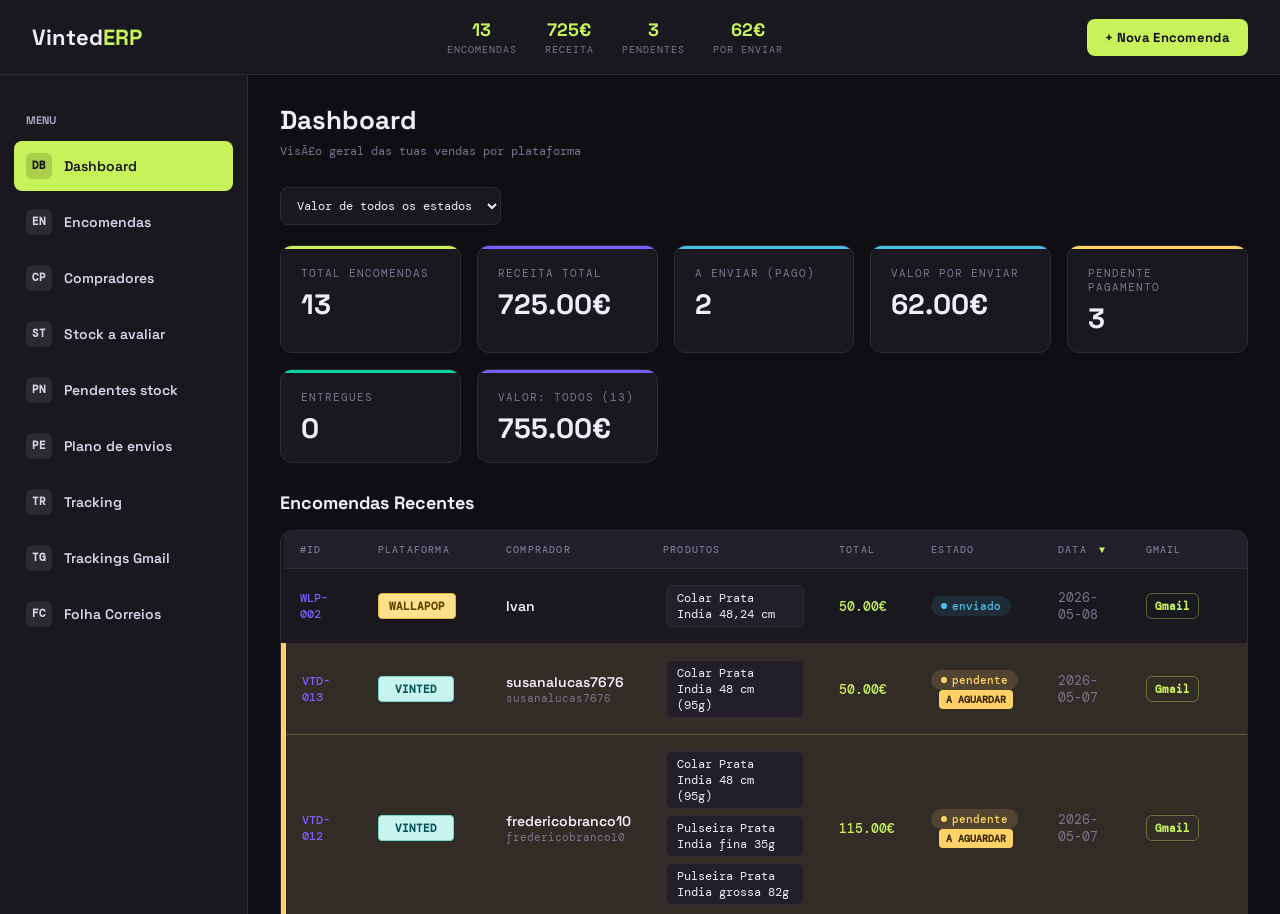
<file: index.html>
﻿<!DOCTYPE html>
<html lang="pt">
<head>
<meta charset="UTF-8">
<meta name="viewport" content="width=device-width, initial-scale=1.0">
<title>VintedERP â€” GestÃ£o de Encomendas</title>
<link href="https://fonts.googleapis.com/css2?family=Space+Grotesk:wght@500;600;700&family=DM+Mono:wght@300;400;500&display=swap" rel="stylesheet">
<style>
  :root {
    --bg: #0f0e13;
    --surface: #19181f;
    --surface2: #221f2b;
    --border: #2e2b39;
    --accent: #c8f25a;
    --accent2: #7c5cfc;
    --text: #f0edf8;
    --muted: #7a748f;
    --red: #ff5c6a;
    --yellow: #ffd166;
    --green: #06d6a0;
    --blue: #48bfe3;
    --radius: 12px;
    --radius-sm: 8px;
  }

  * { box-sizing: border-box; margin: 0; padding: 0; }

  body {
    font-family: 'DM Mono', monospace;
    background: var(--bg);
    color: var(--text);
    min-height: 100vh;
    font-size: 13px;
  }

  /* HEADER */
  header {
    display: flex;
    align-items: center;
    justify-content: space-between;
    padding: 18px 32px;
    border-bottom: 1px solid var(--border);
    background: var(--surface);
    position: sticky;
    top: 0;
    z-index: 100;
  }

  .logo {
    font-family: 'Space Grotesk', sans-serif;
    font-weight: 700;
    font-size: 22px;
    letter-spacing: 0;
  }

  .logo span { color: var(--accent); }

  .header-stats {
    display: flex;
    gap: 28px;
  }

  .stat-pill {
    display: flex;
    flex-direction: column;
    align-items: center;
    gap: 2px;
  }

  .stat-pill .val {
    font-family: 'Space Grotesk', sans-serif;
    font-weight: 700;
    font-size: 18px;
    color: var(--accent);
  }

  .stat-pill .lbl {
    color: var(--muted);
    font-size: 10px;
    text-transform: uppercase;
    letter-spacing: 1px;
  }

  .btn {
    font-family: 'Space Grotesk', sans-serif;
    font-weight: 700;
    font-size: 13px;
    border: none;
    cursor: pointer;
    border-radius: var(--radius-sm);
    padding: 10px 18px;
    transition: all 0.15s;
    letter-spacing: 0.3px;
  }

  .btn-primary {
    background: var(--accent);
    color: #0f0e13;
  }

  .btn-primary:hover { background: #d9ff6e; transform: translateY(-1px); }

  .btn-ghost {
    background: transparent;
    color: var(--muted);
    border: 1px solid var(--border);
  }

  .btn-ghost:hover { color: var(--text); border-color: var(--muted); }

  .btn-danger {
    background: transparent;
    color: var(--red);
    border: 1px solid var(--red);
    font-size: 11px;
    padding: 5px 10px;
  }

  .btn-danger:hover { background: var(--red); color: #fff; }

  /* LAYOUT */
  .app {
    display: flex;
    height: calc(100vh - 61px);
  }

  /* SIDEBAR */
  .sidebar {
    width: 248px;
    flex-shrink: 0;
    border-right: 1px solid var(--border);
    padding: 22px 14px;
    display: flex;
    flex-direction: column;
    gap: 6px;
    background: var(--surface);
  }

  .nav-item {
    display: flex;
    align-items: center;
    gap: 12px;
    padding: 12px 12px;
    border-radius: 8px;
    cursor: pointer;
    color: #d8d3e8;
    transition: all 0.12s;
    font-family: 'Space Grotesk', sans-serif;
    font-size: 14px;
    font-weight: 600;
    line-height: 1.2;
  }

  .nav-item:hover {
    background: #2b2735;
    color: #ffffff;
  }

  .nav-item.active {
    background: var(--accent);
    color: #151515;
  }

  .nav-icon {
    display: inline-flex;
    align-items: center;
    justify-content: center;
    width: 26px;
    height: 26px;
    border-radius: 6px;
    background: rgba(255,255,255,0.08);
    color: inherit;
    font-family: 'DM Mono', monospace;
    font-size: 11px;
    font-weight: 700;
    text-align: center;
    flex-shrink: 0;
  }

  .nav-item.active .nav-icon {
    background: rgba(0,0,0,0.14);
  }

  .nav-section {
    font-family: 'Space Grotesk', sans-serif;
    font-size: 11px;
    text-transform: uppercase;
    letter-spacing: 0;
    color: #aaa3c2;
    padding: 16px 12px 8px;
    font-weight: 700;
  }

  /* MAIN */
  .main {
    flex: 1;
    overflow-y: auto;
    padding: 28px 32px;
    background: var(--bg);
  }

  .page { display: none; }
  .page.active { display: block; }

  .page-title {
    font-family: 'Space Grotesk', sans-serif;
    font-weight: 800;
    font-size: 26px;
    margin-bottom: 6px;
  }

  .page-sub {
    color: var(--muted);
    margin-bottom: 28px;
    font-size: 12px;
  }

  /* SEARCH + FILTERS */
  .toolbar {
    display: flex;
    gap: 12px;
    margin-bottom: 20px;
    align-items: center;
    flex-wrap: wrap;
  }

  .search-box {
    display: flex;
    align-items: center;
    gap: 8px;
    background: var(--surface);
    border: 1px solid var(--border);
    border-radius: var(--radius-sm);
    padding: 0 14px;
    flex: 1;
    max-width: 320px;
  }

  .search-box input {
    background: none;
    border: none;
    outline: none;
    color: var(--text);
    font-family: 'DM Mono', monospace;
    font-size: 13px;
    padding: 9px 0;
    width: 100%;
  }

  .search-box input::placeholder { color: var(--muted); }

  select {
    background: var(--surface);
    border: 1px solid var(--border);
    border-radius: var(--radius-sm);
    color: var(--text);
    font-family: 'DM Mono', monospace;
    font-size: 12px;
    padding: 9px 12px;
    outline: none;
    cursor: pointer;
  }

  select option { background: var(--surface); }

  /* TABLE */
  .table-wrap {
    background: var(--surface);
    border: 1px solid var(--border);
    border-radius: var(--radius);
    overflow: hidden;
  }

  table {
    width: 100%;
    border-collapse: collapse;
  }

  th {
    background: var(--surface2);
    padding: 12px 16px;
    text-align: left;
    font-size: 10px;
    text-transform: uppercase;
    letter-spacing: 1.2px;
    color: var(--muted);
    font-weight: 500;
    border-bottom: 1px solid var(--border);
    white-space: nowrap;
  }

  th.sortable {
    cursor: pointer;
    user-select: none;
  }

  th.sortable:hover {
    color: var(--text);
    background: #2a2634;
  }

  .sort-arrow {
    color: var(--accent);
    display: inline-block;
    margin-left: 5px;
    min-width: 12px;
  }

  td {
    padding: 13px 16px;
    border-bottom: 1px solid var(--border);
    vertical-align: middle;
  }

  tr:last-child td { border-bottom: none; }

  tr:hover td { background: rgba(255,255,255,0.02); }

  tr.row-urgency-pago td {
    background: rgba(255, 122, 89, 0.18);
    border-bottom-color: rgba(255, 122, 89, 0.32);
  }

  tr.row-urgency-pago td:first-child {
    border-left: 5px solid #ff7a59;
  }

  tr.row-urgency-pago:hover td {
    background: rgba(255, 122, 89, 0.26);
  }

  tr.row-urgency-pendente td {
    background: rgba(255, 209, 102, 0.11);
    border-bottom-color: rgba(255, 209, 102, 0.24);
  }

  tr.row-urgency-pendente td:first-child {
    border-left: 5px solid var(--yellow);
  }

  tr.row-urgency-pendente:hover td {
    background: rgba(255, 209, 102, 0.18);
  }

  .urgency-label {
    display: inline-flex;
    align-items: center;
    margin-left: 8px;
    padding: 3px 7px;
    border-radius: 4px;
    font-size: 10px;
    font-weight: 800;
    text-transform: uppercase;
    letter-spacing: 0;
  }

  .urgency-label.ship {
    color: #fff2ec;
    background: #d94d29;
  }

  .urgency-label.wait {
    color: #342400;
    background: var(--yellow);
  }

  .order-id {
    font-weight: 500;
    color: var(--accent2);
    font-size: 12px;
  }

  .buyer-name {
    font-family: 'Space Grotesk', sans-serif;
    font-weight: 600;
    font-size: 14px;
  }

  .price {
    font-weight: 500;
    color: var(--accent);
  }

  /* BADGES */
  .badge {
    display: inline-flex;
    align-items: center;
    gap: 5px;
    padding: 3px 10px;
    border-radius: 100px;
    font-size: 11px;
    font-weight: 500;
    white-space: nowrap;
  }

  .badge::before {
    content: '';
    width: 6px;
    height: 6px;
    border-radius: 50%;
    flex-shrink: 0;
  }

  .badge-pendente { background: rgba(255,209,102,0.15); color: var(--yellow); }
  .badge-pendente::before { background: var(--yellow); }
  .badge-pago { background: rgba(6,214,160,0.12); color: var(--green); }
  .badge-pago::before { background: var(--green); }
  .badge-enviado { background: rgba(72,191,227,0.12); color: var(--blue); }
  .badge-enviado::before { background: var(--blue); }
  .badge-entregue { background: rgba(200,242,90,0.12); color: var(--accent); }
  .badge-entregue::before { background: var(--accent); }
  .badge-cancelado { background: rgba(255,92,106,0.1); color: var(--red); }
  .badge-cancelado::before { background: var(--red); }

  .actions { display: flex; gap: 6px; align-items: center; }

  .btn-icon {
    background: none;
    border: 1px solid var(--border);
    border-radius: 6px;
    color: var(--muted);
    cursor: pointer;
    padding: 5px 8px;
    font-size: 12px;
    transition: all 0.12s;
  }

  .btn-icon:hover { color: var(--text); border-color: var(--muted); }

  .link-stack {
    display: flex;
    flex-wrap: wrap;
    gap: 6px;
    align-items: center;
  }

  .mail-link {
    display: inline-flex;
    align-items: center;
    gap: 5px;
    color: var(--accent);
    text-decoration: none;
    border: 1px solid rgba(200,242,90,0.35);
    border-radius: 6px;
    padding: 5px 8px;
    font-size: 11px;
    font-weight: 700;
    white-space: nowrap;
  }

  .mail-link:hover {
    color: #0f0e13;
    background: var(--accent);
    border-color: var(--accent);
  }

  .mail-link.secondary {
    color: var(--blue);
    border-color: rgba(72,191,227,0.35);
  }

  .mail-link.secondary:hover {
    color: #0f0e13;
    background: var(--blue);
    border-color: var(--blue);
  }

  /* MODAL */
  .modal-overlay {
    position: fixed; inset: 0;
    background: rgba(0,0,0,0.7);
    backdrop-filter: blur(4px);
    z-index: 200;
    display: flex;
    align-items: center;
    justify-content: center;
    opacity: 0;
    pointer-events: none;
    transition: opacity 0.2s;
  }

  .modal-overlay.open {
    opacity: 1;
    pointer-events: all;
  }

  .modal {
    background: var(--surface);
    border: 1px solid var(--border);
    border-radius: 16px;
    padding: 32px;
    width: 540px;
    max-width: 95vw;
    max-height: 90vh;
    overflow-y: auto;
    transform: translateY(20px);
    transition: transform 0.2s;
  }

  .modal-overlay.open .modal {
    transform: translateY(0);
  }

  .modal-title {
    font-family: 'Space Grotesk', sans-serif;
    font-weight: 800;
    font-size: 20px;
    margin-bottom: 24px;
    display: flex;
    justify-content: space-between;
    align-items: center;
  }

  .modal-close {
    background: none;
    border: none;
    color: var(--muted);
    font-size: 20px;
    cursor: pointer;
    line-height: 1;
    padding: 4px;
  }

  .modal-close:hover { color: var(--text); }

  /* FORM */
  .form-grid {
    display: grid;
    grid-template-columns: 1fr 1fr;
    gap: 16px;
  }

  .form-grid.single { grid-template-columns: 1fr; }

  .field {
    display: flex;
    flex-direction: column;
    gap: 6px;
  }

  .field.full { grid-column: 1 / -1; }

  label {
    font-size: 11px;
    text-transform: uppercase;
    letter-spacing: 0.8px;
    color: var(--muted);
    font-weight: 500;
  }

  input[type="text"], input[type="number"], input[type="date"], textarea {
    background: var(--surface2);
    border: 1px solid var(--border);
    border-radius: var(--radius-sm);
    color: var(--text);
    font-family: 'DM Mono', monospace;
    font-size: 13px;
    padding: 10px 13px;
    outline: none;
    transition: border-color 0.12s;
    width: 100%;
  }

  input:focus, textarea:focus, select:focus {
    border-color: var(--accent2);
  }

  textarea { resize: vertical; min-height: 70px; }

  .form-actions {
    display: flex;
    gap: 10px;
    justify-content: flex-end;
    margin-top: 24px;
    padding-top: 20px;
    border-top: 1px solid var(--border);
  }

  /* PRODUCTS IN ORDER */
  .products-list {
    display: flex;
    flex-direction: column;
    gap: 8px;
    margin-bottom: 10px;
  }

  .product-row {
    display: flex;
    gap: 8px;
    align-items: center;
    background: var(--surface2);
    border-radius: var(--radius-sm);
    padding: 8px 12px;
  }

  .product-row input { flex: 1; }

  .product-row .price-in { width: 90px; flex-shrink: 0; }

  .btn-rm {
    background: none;
    border: none;
    color: var(--red);
    cursor: pointer;
    font-size: 16px;
    padding: 2px 6px;
    line-height: 1;
  }

  .btn-add-product {
    background: none;
    border: 1px dashed var(--border);
    color: var(--muted);
    font-family: 'DM Mono', monospace;
    font-size: 12px;
    padding: 8px;
    border-radius: var(--radius-sm);
    cursor: pointer;
    width: 100%;
    transition: all 0.12s;
  }

  .btn-add-product:hover { border-color: var(--accent2); color: var(--accent2); }

  /* PRINT SHEET */
  .print-btn {
    background: var(--accent2);
    color: #fff;
    font-family: 'Space Grotesk', sans-serif;
    font-weight: 700;
    font-size: 12px;
    border: none;
    border-radius: 6px;
    padding: 5px 10px;
    cursor: pointer;
    transition: all 0.12s;
  }

  .print-btn:hover { background: #9b7eff; }

  /* DETAIL VIEW */
  .detail-card {
    background: var(--surface);
    border: 1px solid var(--border);
    border-radius: var(--radius);
    padding: 24px;
    margin-bottom: 16px;
  }

  .detail-row {
    display: flex;
    justify-content: space-between;
    padding: 8px 0;
    border-bottom: 1px solid var(--border);
    font-size: 13px;
  }

  .detail-row:last-child { border-bottom: none; }
  .detail-label { color: var(--muted); }

  .platform-badge {
    display: inline-flex;
    align-items: center;
    min-width: 76px;
    justify-content: center;
    padding: 5px 10px;
    border-radius: 4px;
    font-size: 11px;
    font-weight: 800;
    letter-spacing: 0;
    text-transform: uppercase;
    border: 1px solid transparent;
  }

  .platform-vinted {
    color: #07575b;
    background: #c8f4ef;
    border-color: #78d5cb;
  }

  .platform-wallapop {
    color: #5b4300;
    background: #ffe08a;
    border-color: #e0b83f;
  }

  .platform-manual {
    color: #374151;
    background: #e5e7eb;
    border-color: #cbd5e1;
  }

  .product-tag {
    display: inline-block;
    background: var(--surface2);
    border: 1px solid var(--border);
    border-radius: 6px;
    padding: 4px 10px;
    font-size: 12px;
    margin: 3px;
  }

  /* EMPTY STATE */
  .empty {
    text-align: center;
    padding: 60px 20px;
    color: var(--muted);
  }

  .empty-icon { font-size: 40px; margin-bottom: 12px; }

  .empty-text {
    font-family: 'Space Grotesk', sans-serif;
    font-size: 16px;
    margin-bottom: 6px;
    color: var(--text);
  }

  /* DASHBOARD */
  .cards-grid {
    display: grid;
    grid-template-columns: repeat(auto-fill, minmax(180px, 1fr));
    gap: 16px;
    margin-bottom: 28px;
  }

  .kpi-card {
    background: var(--surface);
    border: 1px solid var(--border);
    border-radius: var(--radius);
    padding: 20px;
    position: relative;
    overflow: hidden;
  }

  .kpi-card::before {
    content: '';
    position: absolute;
    top: 0; left: 0; right: 0;
    height: 3px;
  }

  .kpi-card.k1::before { background: var(--accent); }
  .kpi-card.k2::before { background: var(--accent2); }
  .kpi-card.k3::before { background: var(--blue); }
  .kpi-card.k4::before { background: var(--yellow); }
  .kpi-card.k5::before { background: var(--green); }

  .revolut-alert {
    display: none;
    border: 1px solid rgba(200,242,90,0.42);
    border-left: 5px solid var(--accent);
    border-radius: var(--radius);
    background: linear-gradient(90deg, rgba(200,242,90,0.15), rgba(124,92,252,0.08));
    padding: 16px 18px;
    margin: 0 0 22px;
  }

  .revolut-alert.show {
    display: block;
  }

  .revolut-alert-head {
    display: flex;
    align-items: flex-start;
    justify-content: space-between;
    gap: 16px;
    margin-bottom: 12px;
  }

  .revolut-alert-title {
    font-family: 'Space Grotesk', sans-serif;
    font-size: 17px;
    font-weight: 800;
  }

  .revolut-alert-sub {
    color: var(--muted);
    font-size: 12px;
    margin-top: 4px;
  }

  .revolut-alert-total {
    font-family: 'Space Grotesk', sans-serif;
    font-size: 24px;
    font-weight: 800;
    color: var(--accent);
    white-space: nowrap;
  }

  .revolut-alert-list {
    display: grid;
    gap: 8px;
  }

  .revolut-alert-item {
    display: grid;
    grid-template-columns: minmax(70px, 90px) minmax(120px, 1fr) minmax(100px, 160px) minmax(80px, 110px) minmax(70px, 90px);
    gap: 12px;
    align-items: center;
    border: 1px solid rgba(255,255,255,0.08);
    border-radius: 8px;
    background: rgba(15,14,19,0.52);
    padding: 10px 12px;
  }

  .revolut-alert-item strong {
    font-family: 'Space Grotesk', sans-serif;
  }

  .revolut-alert-when {
    color: var(--accent);
    font-weight: 800;
    text-transform: uppercase;
    font-size: 11px;
  }

  .kpi-label {
    font-size: 11px;
    text-transform: uppercase;
    letter-spacing: 1px;
    color: var(--muted);
    margin-bottom: 10px;
  }

  .kpi-val {
    font-family: 'Space Grotesk', sans-serif;
    font-weight: 800;
    font-size: 28px;
    line-height: 1;
  }

  .kpi-sub {
    font-size: 11px;
    color: var(--muted);
    margin-top: 6px;
  }

  /* STATUS SELECTOR */
  .status-select {
    appearance: none;
    -webkit-appearance: none;
    background: var(--surface2);
    border: 1px solid var(--border);
    border-radius: 100px;
    font-family: 'DM Mono', monospace;
    font-size: 11px;
    padding: 4px 28px 4px 10px;
    cursor: pointer;
    outline: none;
    color: var(--text);
    background-image: url("data:image/svg+xml,%3Csvg xmlns='http://www.w3.org/2000/svg' width='8' height='5'%3E%3Cpath d='M0 0l4 5 4-5z' fill='%237a748f'/%3E%3C/svg%3E");
    background-repeat: no-repeat;
    background-position: right 8px center;
  }

  /* PRINT */
  @media print {
    .no-print { display: none !important; }
    body { background: #fff; color: #000; }
    .print-area {
      font-family: monospace;
      font-size: 12px;
    }
  }

  /* SCROLLBAR */
  ::-webkit-scrollbar { width: 6px; height: 6px; }
  ::-webkit-scrollbar-track { background: transparent; }
  ::-webkit-scrollbar-thumb { background: var(--border); border-radius: 3px; }
  ::-webkit-scrollbar-thumb:hover { background: var(--muted); }

  /* NOTIFICATION */
  .notif {
    position: fixed;
    bottom: 24px;
    right: 24px;
    background: var(--surface2);
    border: 1px solid var(--accent);
    border-radius: var(--radius-sm);
    padding: 12px 18px;
    font-size: 13px;
    z-index: 999;
    transform: translateY(80px);
    opacity: 0;
    transition: all 0.25s;
    color: var(--accent);
    font-weight: 500;
  }

  .notif.show { transform: translateY(0); opacity: 1; }

  .tag-category {
    font-size: 10px;
    background: rgba(124,92,252,0.15);
    color: var(--accent2);
    border-radius: 4px;
    padding: 2px 7px;
    white-space: nowrap;
  }

  .notes-cell {
    max-width: 160px;
    overflow: hidden;
    text-overflow: ellipsis;
    white-space: nowrap;
    color: var(--muted);
    font-size: 12px;
  }

  .stock-summary-grid {
    display: grid;
    grid-template-columns: repeat(auto-fill, minmax(180px, 1fr));
    gap: 12px;
    margin-bottom: 18px;
  }

  .stock-card {
    background: var(--surface);
    border: 1px solid var(--border);
    border-radius: 8px;
    padding: 14px;
  }

  .stock-card.is-clickable {
    cursor: pointer;
    transition: border-color 0.2s, transform 0.2s, background 0.2s;
  }

  .stock-card.is-clickable:hover,
  .stock-card.active {
    border-color: var(--accent);
    background: var(--surface2);
    transform: translateY(-1px);
  }

  .stock-row-clickable {
    cursor: pointer;
  }

  .stock-row-clickable:hover {
    background: rgba(124,92,252,0.08);
  }

  .stock-detail-panel {
    margin-top: 18px;
    background: var(--surface);
    border: 1px solid var(--border);
    border-radius: 8px;
    padding: 18px;
  }

  .stock-detail-head {
    display: flex;
    align-items: flex-start;
    justify-content: space-between;
    gap: 12px;
    margin-bottom: 14px;
    flex-wrap: wrap;
  }

  .stock-detail-title {
    font-family: 'Space Grotesk', sans-serif;
    font-size: 20px;
    font-weight: 800;
  }

  .stock-detail-sub {
    color: var(--muted);
    font-size: 12px;
    margin-top: 4px;
  }

  .stock-detail-list {
    display: grid;
    gap: 10px;
  }

  .stock-detail-item {
    border: 1px solid var(--border);
    border-radius: 8px;
    padding: 12px;
    background: rgba(255,255,255,0.02);
  }

  .stock-detail-meta {
    display: flex;
    gap: 8px;
    align-items: center;
    flex-wrap: wrap;
    margin-bottom: 8px;
  }

  .stock-card .stock-label {
    color: var(--muted);
    font-size: 11px;
    text-transform: uppercase;
    letter-spacing: 0;
    font-weight: 700;
  }

  .stock-card .stock-qty {
    font-family: 'Space Grotesk', sans-serif;
    font-size: 34px;
    font-weight: 700;
    color: var(--text);
    margin-top: 6px;
  }

  .plan-steps {
    display: grid;
    grid-template-columns: repeat(auto-fit, minmax(220px, 1fr));
    gap: 12px;
    margin: 18px 0;
  }

  .plan-step {
    background: var(--surface);
    border: 1px solid var(--border);
    border-radius: 8px;
    padding: 14px;
  }

  .plan-step strong {
    display: block;
    font-family: 'Space Grotesk', sans-serif;
    font-size: 15px;
    margin-bottom: 6px;
  }

  .plan-step p {
    color: var(--muted);
    font-size: 12px;
    line-height: 1.55;
  }

  .label-actions {
    display: flex;
    flex-wrap: wrap;
    gap: 6px;
  }

  .route-pill {
    display: inline-flex;
    align-items: center;
    padding: 4px 8px;
    border-radius: 4px;
    background: rgba(72,191,227,0.12);
    color: var(--blue);
    border: 1px solid rgba(72,191,227,0.28);
    font-size: 11px;
    font-weight: 700;
  }

  /* Mobile/GitHub Pages export responsive layout */
  @media (max-width: 900px) {
    body {
      overflow-x: hidden;
    }

    header {
      position: static;
      flex-direction: column;
      align-items: stretch;
      gap: 14px;
      padding: 14px;
    }

    .logo {
      font-size: 20px;
      line-height: 1.15;
    }

    .header-stats {
      display: grid;
      grid-template-columns: repeat(2, minmax(0, 1fr));
      gap: 8px;
    }

    .stat-pill {
      min-width: 0;
      justify-content: space-between;
      border: 1px solid var(--border);
      border-radius: 8px;
      background: var(--surface-2);
      padding: 8px 10px;
    }

    header .btn {
      width: 100%;
      justify-content: center;
    }

    .app {
      display: block;
      height: auto;
      min-height: 0;
    }

    .sidebar {
      position: sticky;
      top: 0;
      z-index: 80;
      width: 100%;
      border-right: 0;
      border-bottom: 1px solid var(--border);
      display: grid;
      grid-template-columns: repeat(2, minmax(0, 1fr));
      gap: 8px;
      padding: 10px;
      max-height: none;
      overflow: visible;
    }

    .nav-section {
      grid-column: 1 / -1;
      padding: 4px 4px 0;
    }

    .nav-item {
      min-height: 44px;
      padding: 10px;
      font-size: 13px;
      border-radius: 8px;
    }

    .nav-item span:last-child {
      white-space: normal;
      overflow-wrap: anywhere;
    }

    .main {
      padding: 16px;
      overflow: visible;
    }

    .page-title {
      font-size: 30px;
      line-height: 1.05;
      overflow-wrap: anywhere;
    }

    .page-sub {
      font-size: 13px;
      line-height: 1.45;
    }

    .cards-grid,
    .stock-summary-grid,
    .plan-steps,
    .tracking-grid {
      grid-template-columns: 1fr;
    }

    .toolbar,
    .filters-row,
    .detail-actions,
    .plan-actions {
      flex-direction: column;
      align-items: stretch;
    }

    .toolbar .btn,
    .detail-actions .btn,
    .plan-actions .btn {
      width: 100%;
      justify-content: center;
    }

    .table-wrap {
      overflow-x: auto;
      -webkit-overflow-scrolling: touch;
      border-radius: 8px;
    }

    table {
      min-width: 820px;
    }

    th,
    td {
      padding: 10px 12px;
    }

    .modal {
      width: calc(100vw - 24px);
      max-height: calc(100vh - 24px);
      overflow: auto;
    }

    .form-grid,
    .product-row {
      grid-template-columns: 1fr;
    }

    .stock-detail-head {
      display: block;
    }
  }

  @media (max-width: 520px) {
    .header-stats,
    .sidebar {
      grid-template-columns: 1fr;
    }

    .page-title {
      font-size: 26px;
    }

    .kpi-value,
    .stock-summary-value {
      font-size: 30px;
    }

    table {
      min-width: 760px;
    }
  }

</style>
</head>
<body>

<header class="no-print">
  <div class="logo">Vinted<span>ERP</span></div>
  <div class="header-stats">
    <div class="stat-pill">
      <span class="val" id="hdr-total">0</span>
      <span class="lbl">Encomendas</span>
    </div>
    <div class="stat-pill">
      <span class="val" id="hdr-revenue">0€</span>
      <span class="lbl">Receita</span>
    </div>
    <div class="stat-pill">
      <span class="val" id="hdr-pending">0</span>
      <span class="lbl">Pendentes</span>
    </div>
    <div class="stat-pill">
      <span class="val" id="hdr-to-ship-money">0EUR</span>
      <span class="lbl">Por enviar</span>
    </div>
  </div>
  <button class="btn btn-primary" onclick="openModal()">+ Nova Encomenda</button>
</header>

<div class="app">
  <nav class="sidebar no-print">
    <div class="nav-section">Menu</div>
    <div class="nav-item active" onclick="showPage('dashboard', this)">
      <span class="nav-icon">DB</span> Dashboard
    </div>
    <div class="nav-item" onclick="showPage('orders', this)">
      <span class="nav-icon">EN</span> Encomendas
    </div>
    <div class="nav-item" onclick="showPage('buyers', this)">
      <span class="nav-icon">CP</span> Compradores
    </div>
    <div class="nav-item" onclick="showPage('stock', this)">
      <span class="nav-icon">ST</span> Stock a avaliar
    </div>
    <div class="nav-item" onclick="showPage('unpaid-stock', this)">
      <span class="nav-icon">PN</span> Pendentes stock
    </div>
    <div class="nav-item" onclick="showPage('shipping-plan', this)">
      <span class="nav-icon">PE</span> Plano de envios
    </div>
    <div class="nav-item" onclick="showPage('tracking', this)">
      <span class="nav-icon">TR</span> Tracking
    </div>
    <div class="nav-item" onclick="showPage('tracking', this)">
      <span class="nav-icon">TG</span> Trackings Gmail
    </div>
    <div class="nav-item" onclick="showPage('correios', this)">
      <span class="nav-icon">FC</span> Folha Correios
    </div>
  </nav>

  <main class="main">

    <!-- DASHBOARD -->
    <div class="page active" id="page-dashboard">
      <div class="page-title">Dashboard</div>
      <div class="page-sub">VisÃ£o geral das tuas vendas por plataforma</div>

      <div class="toolbar">
        <select id="dashboard-status-total" onchange="renderDashboard()">
          <option value="">Valor de todos os estados</option>
          <option value="pendente">Valor pendente</option>
          <option value="pago">Valor pago</option>
          <option value="enviado">Valor enviado</option>
          <option value="entregue">Valor entregue</option>
          <option value="cancelado">Valor cancelado</option>
        </select>
      </div>

      <div class="cards-grid" id="kpi-grid"></div>

      <div class="revolut-alert" id="dashboard-revolut-alert"></div>

      <div class="page-title" style="font-size:18px; margin-bottom:16px;">Encomendas Recentes</div>
      <div class="table-wrap">
        <table>
          <thead>
            <tr>
              <th class="sortable" onclick="setSort('dashboard','id')">#ID <span class="sort-arrow" data-sort="dashboard:id"></span></th>
              <th class="sortable" onclick="setSort('dashboard','platform')">Plataforma <span class="sort-arrow" data-sort="dashboard:platform"></span></th>
              <th class="sortable" onclick="setSort('dashboard','buyer')">Comprador <span class="sort-arrow" data-sort="dashboard:buyer"></span></th>
              <th class="sortable" onclick="setSort('dashboard','products')">Produtos <span class="sort-arrow" data-sort="dashboard:products"></span></th>
              <th class="sortable" onclick="setSort('dashboard','total')">Total <span class="sort-arrow" data-sort="dashboard:total"></span></th>
              <th class="sortable" onclick="setSort('dashboard','status')">Estado <span class="sort-arrow" data-sort="dashboard:status"></span></th>
              <th class="sortable" onclick="setSort('dashboard','date')">Data <span class="sort-arrow" data-sort="dashboard:date"></span></th>
              <th>Gmail</th>
            </tr>
          </thead>
          <tbody id="dash-table"></tbody>
        </table>
      </div>
    </div>

    <!-- ORDERS -->
    <div class="page" id="page-orders">
      <div class="page-title">Encomendas</div>
      <div class="page-sub">Todas as encomendas e o seu estado</div>

      <div class="toolbar">
        <div class="search-box">
          <span>ðŸ”</span>
          <input type="text" id="search-orders" placeholder="Pesquisar comprador, produto..." oninput="renderOrders()">
        </div>
        <select id="filter-status" onchange="renderOrders()">
          <option value="">Todos os estados</option>
          <option value="pendente">Pendente</option>
          <option value="pago">Pago</option>
          <option value="enviado">Enviado</option>
          <option value="entregue">Entregue</option>
          <option value="cancelado">Cancelado</option>
        </select>
        <button class="btn btn-primary" onclick="openModal()">+ Nova</button>
      </div>

      <div class="table-wrap">
        <table>
          <thead>
            <tr>
              <th class="sortable" onclick="setSort('orders','id')">#ID <span class="sort-arrow" data-sort="orders:id"></span></th>
              <th class="sortable" onclick="setSort('orders','platform')">Plataforma <span class="sort-arrow" data-sort="orders:platform"></span></th>
              <th class="sortable" onclick="setSort('orders','buyer')">Comprador <span class="sort-arrow" data-sort="orders:buyer"></span></th>
              <th class="sortable" onclick="setSort('orders','username')">Username <span class="sort-arrow" data-sort="orders:username"></span></th>
              <th class="sortable" onclick="setSort('orders','products')">Produtos <span class="sort-arrow" data-sort="orders:products"></span></th>
              <th class="sortable" onclick="setSort('orders','total')">Total <span class="sort-arrow" data-sort="orders:total"></span></th>
              <th class="sortable" onclick="setSort('orders','status')">Estado <span class="sort-arrow" data-sort="orders:status"></span></th>
              <th class="sortable" onclick="setSort('orders','date')">Data <span class="sort-arrow" data-sort="orders:date"></span></th>
              <th>Gmail</th>
              <th class="sortable" onclick="setSort('orders','notes')">Notas <span class="sort-arrow" data-sort="orders:notes"></span></th>
              <th>AÃ§Ãµes</th>
            </tr>
          </thead>
          <tbody id="orders-table"></tbody>
        </table>
      </div>
    </div>

    <!-- BUYERS -->
    <div class="page" id="page-buyers">
      <div class="page-title">Compradores</div>
      <div class="page-sub">HistÃ³rico de compradores e encomendas</div>

      <div class="toolbar">
        <div class="search-box">
          <span>ðŸ”</span>
          <input type="text" id="search-buyers" placeholder="Pesquisar comprador..." oninput="renderBuyers()">
        </div>
      </div>

      <div class="table-wrap">
        <table>
          <thead>
            <tr>
              <th class="sortable" onclick="setSort('buyers','buyer')">Comprador <span class="sort-arrow" data-sort="buyers:buyer"></span></th>
              <th class="sortable" onclick="setSort('buyers','username')">Username Vinted <span class="sort-arrow" data-sort="buyers:username"></span></th>
              <th class="sortable" onclick="setSort('buyers','count')">Encomendas <span class="sort-arrow" data-sort="buyers:count"></span></th>
              <th class="sortable" onclick="setSort('buyers','total')">Total Gasto <span class="sort-arrow" data-sort="buyers:total"></span></th>
              <th class="sortable" onclick="setSort('buyers','last')">Ãšltimo Pedido <span class="sort-arrow" data-sort="buyers:last"></span></th>
              <th>Gmail</th>
              <th>AÃ§Ãµes</th>
            </tr>
          </thead>
          <tbody id="buyers-table"></tbody>
        </table>
      </div>
    </div>

    <!-- STOCK -->
    <div class="page" id="page-stock">
      <div class="page-title">Stock a avaliar</div>
      <div class="page-sub">Quantidades de pulseiras e colares em encomendas ainda nao enviadas</div>

      <div class="stock-summary-grid" id="stock-summary"></div>

      <div class="table-wrap">
        <table>
          <thead>
            <tr>
              <th>Artigo</th>
              <th>Quantidade</th>
              <th>Encomendas</th>
              <th>Compradores</th>
              <th>Detalhe</th>
            </tr>
          </thead>
          <tbody id="stock-table"></tbody>
        </table>
      </div>

      <div class="stock-detail-panel" id="stock-detail"></div>
    </div>

    <!-- UNPAID STOCK -->
    <div class="page" id="page-unpaid-stock">
      <div class="page-title">Pendentes stock</div>
      <div class="page-sub">Encomendas ainda nao pagas que podem exigir reserva ou avaliacao de stock</div>

      <div class="cards-grid" id="unpaid-stock-kpis"></div>
      <div class="stock-summary-grid" id="unpaid-stock-summary"></div>

      <div class="table-wrap">
        <table>
          <thead>
            <tr>
              <th>#ID</th>
              <th>Comprador</th>
              <th>Plataforma</th>
              <th>Valor potencial</th>
              <th>Artigos a avaliar</th>
              <th>Nota / proximo passo</th>
            </tr>
          </thead>
          <tbody id="unpaid-stock-table"></tbody>
        </table>
      </div>
    </div>

    <!-- SHIPPING PLAN -->
    <div class="page" id="page-shipping-plan">
      <div class="page-title">Plano de envios</div>
      <div class="page-sub">Afazeres, encomendas pagas por enviar e etiquetas descarregaveis</div>

      <div class="cards-grid" id="shipping-plan-kpis"></div>

      <div class="plan-steps">
        <div class="plan-step">
          <strong>1. Separar artigos</strong>
          <p>Usa esta pagina para confirmar comprador, artigo e plataforma antes de embalar.</p>
        </div>
        <div class="plan-step">
          <strong>2. Etiquetas</strong>
          <p>Descarrega os PDFs quando existirem. Se nao houver PDF, abre as instrucoes/link da plataforma.</p>
        </div>
        <div class="plan-step">
          <strong>3. Entrega</strong>
          <p>Leva por grupos de transportadora/ponto de entrega e muda o estado para enviado depois.</p>
        </div>
      </div>

      <div class="table-wrap">
        <table>
          <thead>
            <tr>
              <th>#ID</th>
              <th>Plataforma</th>
              <th>Comprador</th>
              <th>Produtos</th>
              <th>Total</th>
              <th>Envio</th>
              <th>Etiqueta / instrucoes</th>
              <th>Notas</th>
            </tr>
          </thead>
          <tbody id="shipping-plan-table"></tbody>
        </table>
      </div>
    </div>

    <!-- TRACKING -->
    <div class="page" id="page-tracking">
      <div class="page-title">Tracking</div>
      <div class="page-sub">Acompanhamento das encomendas ja enviadas com informacao recolhida dos emails Vinted</div>

      <div class="cards-grid" id="tracking-kpis"></div>

      <div class="revolut-alert" id="tracking-revolut-alert"></div>

      <div class="table-wrap">
        <table>
          <thead>
            <tr>
              <th class="sortable" onclick="setSort('tracking','id')">#ID <span class="sort-arrow" data-sort="tracking:id"></span></th>
              <th class="sortable" onclick="setSort('tracking','buyer')">Comprador <span class="sort-arrow" data-sort="tracking:buyer"></span></th>
              <th>Plataforma</th>
              <th>Estado ERP</th>
              <th>Tracking</th>
              <th class="sortable" onclick="setSort('tracking','destinationCountry')">Pais destino <span class="sort-arrow" data-sort="tracking:destinationCountry"></span></th>
              <th>Estado Vinted</th>
              <th class="sortable" onclick="setSort('tracking','eta')">Estimativa chegada <span class="sort-arrow" data-sort="tracking:eta"></span></th>
              <th>Produto</th>
              <th>Origem</th>
            </tr>
          </thead>
          <tbody id="tracking-table"></tbody>
        </table>
      </div>

      <div class="page-title" style="font-size:18px; margin:22px 0 16px;">Previsao Revolut apos rececao</div>
      <div class="page-sub">Estimativa calculada como 2 dias depois da data final de entrega prevista.</div>
      <div class="table-wrap">
        <table>
          <thead>
            <tr>
              <th class="sortable" onclick="setSort('tracking','eta')">Chegada prevista <span class="sort-arrow" data-sort="tracking:eta"></span></th>
              <th>Entrada Revolut estimada</th>
              <th>#ID</th>
              <th>Comprador</th>
              <th>Produto</th>
              <th>Total</th>
              <th>Estado</th>
            </tr>
          </thead>
          <tbody id="revolut-forecast-table"></tbody>
        </table>
      </div>
    </div>

    <!-- CORREIOS -->
    <div class="page" id="page-correios">
      <div class="page-title">Folha Correios</div>
      <div class="page-sub">Encomendas prontas a enviar â€” imprime e leva para os correios</div>

      <div class="toolbar no-print">
        <select id="filter-correios" onchange="renderCorreios()">
          <option value="pago">Pagas (a enviar)</option>
          <option value="enviado">JÃ¡ enviadas</option>
          <option value="">Todas</option>
        </select>
        <button class="btn btn-primary" onclick="window.print()">ðŸ–¨ï¸ Imprimir</button>
      </div>

      <div id="correios-list"></div>
    </div>

  </main>
</div>

<!-- MODAL -->
<div class="modal-overlay" id="modal-overlay" onclick="closeModalOutside(event)">
  <div class="modal">
    <div class="modal-title">
      <span id="modal-heading">Nova Encomenda</span>
      <button class="modal-close" onclick="closeModal()">âœ•</button>
    </div>

    <div class="form-grid">
      <div class="field">
        <label>Nome do Comprador</label>
        <input type="text" id="f-buyer" placeholder="Ex: JoÃ£o Silva">
      </div>
      <div class="field">
        <label>Username Vinted</label>
        <input type="text" id="f-username" placeholder="@username">
      </div>
      <div class="field">
        <label>Data</label>
        <input type="date" id="f-date">
      </div>
      <div class="field">
        <label>Estado</label>
        <select id="f-status">
          <option value="pendente">Pendente</option>
          <option value="pago">Pago</option>
          <option value="enviado">Enviado</option>
          <option value="entregue">Entregue</option>
          <option value="cancelado">Cancelado</option>
        </select>
      </div>

      <div class="field full">
        <label>Morada (para correios)</label>
        <input type="text" id="f-address" placeholder="Rua, nÂº, CP, Cidade">
      </div>

      <div class="field full">
        <label>Produtos</label>
        <div class="products-list" id="products-inputs"></div>
        <button class="btn-add-product" onclick="addProductRow()">+ Adicionar produto</button>
      </div>

      <div class="field full">
        <label>Notas</label>
        <textarea id="f-notes" placeholder="ObservaÃ§Ãµes, tracking, referÃªncias..."></textarea>
      </div>
    </div>

    <div style="display:flex; justify-content:space-between; align-items:center; margin-top:16px; padding-top:14px; border-top:1px solid var(--border)">
      <div style="color:var(--muted); font-size:12px;">Total: <span id="f-total-display" style="color:var(--accent); font-family:'Space Grotesk',sans-serif; font-weight:700;">0.00€</span></div>
    </div>

    <div class="form-actions">
      <button class="btn btn-ghost" onclick="closeModal()">Cancelar</button>
      <button class="btn btn-primary" onclick="saveOrder()">Guardar</button>
    </div>
  </div>
</div>

<!-- NOTIFICATION -->
<div class="notif" id="notif"></div>

<script>
// â”€â”€â”€ DATA â”€â”€â”€â”€â”€â”€â”€â”€â”€â”€â”€â”€â”€â”€â”€â”€â”€â”€â”€â”€â”€â”€â”€â”€â”€â”€â”€â”€â”€â”€â”€â”€â”€â”€â”€â”€â”€â”€â”€â”€â”€â”€â”€â”€â”€â”€â”€â”€
const STORAGE_KEY = 'vinted_orders_reais_2026_05_06';
const DATASET_VERSION = 'marketplace-online-mobile-export-2026-05-08-ivan-colar-tracking-v9';
let orders = JSON.parse(localStorage.getItem(STORAGE_KEY) || '[]');
let editingId = null;
let productCount = 0;
const sortState = {
  dashboard: { key: 'date', dir: 'desc' },
  orders: { key: 'date', dir: 'desc' },
  buyers: { key: 'last', dir: 'desc' },
  tracking: { key: 'eta', dir: 'asc' }
};

function save() {
  localStorage.setItem(STORAGE_KEY, JSON.stringify(orders));
  localStorage.setItem(STORAGE_KEY + '_version', DATASET_VERSION);
}

function setSort(table, key) {
  const current = sortState[table] || { key, dir: 'asc' };
  sortState[table] = {
    key,
    dir: current.key === key && current.dir === 'asc' ? 'desc' : 'asc'
  };

  if (table === 'dashboard') renderDashboard();
  if (table === 'orders') renderOrders();
  if (table === 'buyers') renderBuyers();
  if (table === 'tracking') renderTracking();
}

function updateSortIndicators(table) {
  document.querySelectorAll(`[data-sort^="${table}:"]`).forEach(el => {
    const key = el.dataset.sort.split(':')[1];
    el.textContent = sortState[table]?.key === key
      ? (sortState[table].dir === 'asc' ? '▲' : '▼')
      : '';
  });
}

function productNames(order) {
  return (order.products || []).map(p => p.name).join(' ');
}

function monthIndexPt(month) {
  const key = String(month || '').toLowerCase().normalize('NFD').replace(/[\u0300-\u036f]/g, '').slice(0, 3);
  return { jan:0, fev:1, mar:2, abr:3, mai:4, jun:5, jul:6, ago:7, set:8, out:9, nov:10, dez:11 }[key];
}

function parseExpectedDeliveryRange(text) {
  const raw = String(text || '');
  const match = raw.match(/([A-Za-zÀ-ÿ]{3,})\s*(\d{1,2})(?:\s*-\s*(?:([A-Za-zÀ-ÿ]{3,})\s*)?(\d{1,2}))?/);
  if (!match) return null;
  const startMonth = monthIndexPt(match[1]);
  if (startMonth == null) return null;
  const startDay = Number(match[2]);
  const endMonth = match[3] ? monthIndexPt(match[3]) : startMonth;
  const endDay = match[4] ? Number(match[4]) : startDay;
  const year = 2026;
  const start = new Date(year, startMonth, startDay);
  const end = new Date(year, endMonth == null ? startMonth : endMonth, endDay);
  return { start, end };
}

function formatDatePt(date) {
  if (!(date instanceof Date) || Number.isNaN(date.getTime())) return 'Sem estimativa';
  return date.toLocaleDateString('pt-PT', { day: '2-digit', month: '2-digit', year: 'numeric' });
}

function addDays(date, days) {
  if (!(date instanceof Date) || Number.isNaN(date.getTime())) return null;
  const next = new Date(date);
  next.setDate(next.getDate() + days);
  return next;
}

function startOfDay(date) {
  if (!(date instanceof Date) || Number.isNaN(date.getTime())) return null;
  return new Date(date.getFullYear(), date.getMonth(), date.getDate());
}

function rangesOverlap(aStart, aEnd, bStart, bEnd) {
  return aStart <= bEnd && aEnd >= bStart;
}

function trackingEta(order) {
  const info = order.trackingInfo || {};
  return parseExpectedDeliveryRange(info.expectedDelivery || '');
}

function revolutArrivalAlerts() {
  const today = startOfDay(new Date());
  const tomorrow = addDays(today, 1);
  return orders
    .filter(o => o.status === 'enviado')
    .map(o => {
      const eta = trackingEta(o);
      if (!eta) return null;
      const start = startOfDay(eta.start);
      const end = startOfDay(eta.end);
      if (!rangesOverlap(start, end, today, tomorrow)) return null;
      const when = rangesOverlap(start, end, today, today) ? 'Hoje' : 'Amanha';
      return { order: o, eta, when };
    })
    .filter(Boolean)
    .sort((a, b) => a.eta.end - b.eta.end);
}

function renderRevolutAlertPanel(id) {
  const el = document.getElementById(id);
  if (!el) return;
  const alerts = revolutArrivalAlerts();
  if (!alerts.length) {
    el.classList.remove('show');
    el.innerHTML = '';
    return;
  }

  const total = alerts.reduce((sum, item) => sum + Number(item.order.total || 0), 0);
  el.classList.add('show');
  el.innerHTML = `
    <div class="revolut-alert-head">
      <div>
        <div class="revolut-alert-title">Transferencia Revolut prevista entre hoje e amanha</div>
        <div class="revolut-alert-sub">Calculado pelas encomendas enviadas cuja estimativa de chegada ao destino cruza hoje ou amanha.</div>
      </div>
      <div class="revolut-alert-total">${total.toFixed(2)}€</div>
    </div>
    <div class="revolut-alert-list">
      ${alerts.map(({ order, eta, when }) => `
        <div class="revolut-alert-item">
          <span class="order-id">${order.id}</span>
          <strong>${order.buyer}</strong>
          <span>${formatDatePt(eta.start)} - ${formatDatePt(eta.end)}</span>
          <span class="price">${Number(order.total || 0).toFixed(2)}€</span>
          <span class="revolut-alert-when">${when}</span>
        </div>
      `).join('')}
    </div>
  `;
}

function notifyRevolutAlertsOnce() {
  const alerts = revolutArrivalAlerts();
  if (!alerts.length) return;
  const todayKey = startOfDay(new Date()).toISOString().slice(0, 10);
  const alertKey = alerts.map(item => item.order.id).join('|');
  const storageKey = `vinted_revolut_alert_${todayKey}_${alertKey}`;
  if (localStorage.getItem(storageKey)) return;
  const total = alerts.reduce((sum, item) => sum + Number(item.order.total || 0), 0);
  notify(`Revolut: ${total.toFixed(2)}€ devera cair entre hoje e amanha`);
  localStorage.setItem(storageKey, '1');
}

function trackingEtaSortValue(order) {
  const eta = trackingEta(order);
  return eta ? eta.start.getTime() : Number.MAX_SAFE_INTEGER;
}

function platformName(order) {
  if (order.platform) return order.platform;
  if (order.payment) return order.payment;
  if ((order.id || '').startsWith('WLP-')) return 'Wallapop';
  if ((order.id || '').startsWith('VTD-')) return 'Vinted';
  return 'Manual';
}

function platformBadgeHtml(order) {
  const platform = platformName(order);
  const cls = platform.toLowerCase().replace(/[^a-z0-9]+/g, '-');
  return `<span class="platform-badge platform-${cls}">${platform}</span>`;
}

function gmailSearchUrl(query) {
  return 'https://mail.google.com/mail/u/0/#search/' + encodeURIComponent(query);
}

function gmailMessageUrl(id) {
  return 'https://mail.google.com/mail/u/0/#all/' + id;
}

function orderGmailQuery(order) {
  if (order.gmail?.search) return order.gmail.search;
  const username = (order.buyer || '').replace(/^@/, '');
  const product = productNames(order).split(' - ')[0].trim();
  return `from:(no-reply@vinted.pt) (${username} OR "${product}")`;
}

function trackingUrl(order) {
  if (!order.tracking) return '';
  return 'https://t.17track.net/pt#nums=' + encodeURIComponent(order.tracking);
}

function trackingLinkHtml(order) {
  if (!order.tracking) return '<span style="color:var(--muted);">Sem codigo</span>';
  return `<a class="route-pill" target="_blank" rel="noopener" href="${trackingUrl(order)}" title="Abrir tracking em tempo real">${order.tracking}</a>`;
}

function destinationCountry(order) {
  const explicit = order.destinationCountry || order.country || order.trackingInfo?.destinationCountry;
  if (explicit) return explicit;

  const text = normalizeText(`${order.address || ''} ${order.notes || ''} ${order.trackingInfo?.source || ''}`);
  if (text.includes('espanha') || text.includes('madrid')) return 'Espanha';
  if (text.includes('franca') || text.includes('france')) return 'Franca';
  if (text.includes('italia') || text.includes('italy')) return 'Italia';
  if (text.includes('alemanha') || text.includes('germany')) return 'Alemanha';
  if (text.includes('portugal')) return 'Portugal';
  return '';
}

function destinationCountryHtml(order) {
  const country = destinationCountry(order);
  return country ? `<span class="route-pill">${country}</span>` : '<span style="color:var(--muted);">Por confirmar</span>';
}

function labelActionHtml(order) {
  const gmail = order.gmail || {};
  if (gmail.labelFile) {
    return `<div class="label-actions"><a class="mail-link secondary" href="${gmail.labelFile}" download>Descarregar PDF</a><a class="mail-link" target="_blank" rel="noopener" href="${gmailMessageUrl(gmail.labelEmailId)}">Email etiqueta</a></div>`;
  }
  if (gmail.labelUrl) {
    return `<div class="label-actions"><a class="mail-link secondary" target="_blank" rel="noopener" href="${gmail.labelUrl}">Abrir instrucoes</a><a class="mail-link" target="_blank" rel="noopener" href="${gmailMessageUrl(gmail.labelEmailId)}">Email</a></div>`;
  }
  if (gmail.labelEmailId) {
    return `<div class="label-actions"><a class="mail-link secondary" target="_blank" rel="noopener" href="${gmailMessageUrl(gmail.labelEmailId)}">Abrir etiqueta</a></div>`;
  }
  return '<span style="color:var(--muted);">Sem etiqueta ainda</span>';
}

function gmailLinksHtml(order) {
  const gmail = order.gmail || {};
  const links = [];
  links.push(`<a class="mail-link" target="_blank" rel="noopener" href="${gmailSearchUrl(orderGmailQuery(order))}" title="Abrir emails ligados no Gmail">Gmail</a>`);
  if (gmail.labelFile) {
    links.push(`<a class="mail-link secondary" href="${gmail.labelFile}" download title="Descarregar PDF da etiqueta">Etiqueta</a>`);
  } else if (gmail.labelUrl) {
    links.push(`<a class="mail-link secondary" target="_blank" rel="noopener" href="${gmail.labelUrl}" title="Abrir etiqueta ou instrucoes de envio">Etiqueta</a>`);
  } else if (gmail.labelEmailId) {
    links.push(`<a class="mail-link secondary" target="_blank" rel="noopener" href="${gmailMessageUrl(gmail.labelEmailId)}" title="Abrir email da etiqueta no Gmail">Etiqueta</a>`);
  }
  if (gmail.saleEmailId) {
    links.push(`<a class="mail-link secondary" target="_blank" rel="noopener" href="${gmailMessageUrl(gmail.saleEmailId)}" title="Abrir venda no Gmail">Venda</a>`);
  }
  return `<div class="link-stack">${links.join('')}</div>`;
}

function orderValue(order, key) {
  const map = {
    id: order.id,
    buyer: order.buyer,
    username: order.username || '',
    platform: platformName(order),
    products: productNames(order),
    total: order.total,
    status: order.status,
    date: order.date,
    notes: order.notes || ''
  };
  return map[key] ?? '';
}

function compareValues(a, b, dir) {
  const av = a ?? '';
  const bv = b ?? '';
  const result = typeof av === 'number' && typeof bv === 'number'
    ? av - bv
    : String(av).localeCompare(String(bv), 'pt', { numeric: true, sensitivity: 'base' });
  return dir === 'asc' ? result : -result;
}

function sortOrders(list, table) {
  const state = sortState[table] || { key: 'date', dir: 'desc' };
  return [...list].sort((a, b) => compareValues(orderValue(a, state.key), orderValue(b, state.key), state.dir));
}

function genId() {
  return 'VTD-' + String(Date.now()).slice(-5);
}

// â”€â”€â”€ NAVIGATION â”€â”€â”€â”€â”€â”€â”€â”€â”€â”€â”€â”€â”€â”€â”€â”€â”€â”€â”€â”€â”€â”€â”€â”€â”€â”€â”€â”€â”€â”€â”€â”€â”€â”€â”€â”€â”€â”€â”€â”€â”€â”€
function showPage(name, el) {
  document.querySelectorAll('.page').forEach(p => p.classList.remove('active'));
  document.querySelectorAll('.nav-item').forEach(n => n.classList.remove('active'));
  document.getElementById('page-' + name).classList.add('active');
  if (el) el.classList.add('active');

  if (name === 'dashboard') renderDashboard();
  if (name === 'orders') renderOrders();
  if (name === 'buyers') renderBuyers();
  if (name === 'stock') renderStockReview();
  if (name === 'unpaid-stock') renderUnpaidStock();
  if (name === 'shipping-plan') renderShippingPlan();
  if (name === 'tracking') renderTracking();
  if (name === 'correios') renderCorreios();
}

// â”€â”€â”€ MODAL â”€â”€â”€â”€â”€â”€â”€â”€â”€â”€â”€â”€â”€â”€â”€â”€â”€â”€â”€â”€â”€â”€â”€â”€â”€â”€â”€â”€â”€â”€â”€â”€â”€â”€â”€â”€â”€â”€â”€â”€â”€â”€â”€â”€â”€â”€â”€
function openModal(id) {
  editingId = id || null;
  productCount = 0;
  document.getElementById('products-inputs').innerHTML = '';

  if (id) {
    const o = orders.find(x => x.id === id);
    document.getElementById('modal-heading').textContent = 'Editar Encomenda';
    document.getElementById('f-buyer').value = o.buyer;
    document.getElementById('f-username').value = o.username || '';
    document.getElementById('f-date').value = o.date;
    document.getElementById('f-status').value = o.status;
    document.getElementById('f-address').value = o.address || '';
    document.getElementById('f-notes').value = o.notes || '';
    o.products.forEach(p => addProductRow(p.name, p.price));
  } else {
    document.getElementById('modal-heading').textContent = 'Nova Encomenda';
    document.getElementById('f-buyer').value = '';
    document.getElementById('f-username').value = '';
    document.getElementById('f-date').value = new Date().toISOString().split('T')[0];
    document.getElementById('f-status').value = 'pendente';
    document.getElementById('f-address').value = '';
    document.getElementById('f-notes').value = '';
    addProductRow();
  }

  updateTotalDisplay();
  document.getElementById('modal-overlay').classList.add('open');
}

function closeModal() {
  document.getElementById('modal-overlay').classList.remove('open');
}

function closeModalOutside(e) {
  if (e.target === document.getElementById('modal-overlay')) closeModal();
}

function addProductRow(name = '', price = '') {
  productCount++;
  const id = 'pr-' + productCount;
  const div = document.createElement('div');
  div.className = 'product-row';
  div.id = id;
  div.innerHTML = `
    <input type="text" placeholder="Nome do produto" value="${name}" class="prod-name" oninput="updateTotalDisplay()">
    <input type="number" placeholder="€ PreÃ§o" value="${price}" class="price-in prod-price" step="0.01" min="0" oninput="updateTotalDisplay()">
    <button class="btn-rm" onclick="document.getElementById('${id}').remove(); updateTotalDisplay()">âœ•</button>
  `;
  document.getElementById('products-inputs').appendChild(div);
}

function updateTotalDisplay() {
  const total = getProductsFromForm().reduce((s, p) => s + p.price, 0);
  document.getElementById('f-total-display').textContent = total.toFixed(2) + '€';
}

function getProductsFromForm() {
  const rows = document.querySelectorAll('.product-row');
  const products = [];
  rows.forEach(r => {
    const name = r.querySelector('.prod-name').value.trim();
    const price = parseFloat(r.querySelector('.prod-price').value) || 0;
    if (name) products.push({ name, price });
  });
  return products;
}

function saveOrder() {
  const buyer = document.getElementById('f-buyer').value.trim();
  if (!buyer) { notify('âš ï¸ Nome do comprador obrigatÃ³rio'); return; }

  const products = getProductsFromForm();
  if (!products.length) { notify('âš ï¸ Adiciona pelo menos um produto'); return; }

  const total = products.reduce((s, p) => s + p.price, 0);
  const existingOrder = editingId ? orders.find(x => x.id === editingId) : null;

  const order = {
    id: editingId || genId(),
    buyer,
    username: document.getElementById('f-username').value.trim(),
    platform: existingOrder?.platform || existingOrder?.payment || 'Manual',
    payment: existingOrder?.payment || existingOrder?.platform || 'Manual',
    date: document.getElementById('f-date').value,
    status: document.getElementById('f-status').value,
    address: document.getElementById('f-address').value.trim(),
    notes: document.getElementById('f-notes').value.trim(),
    products,
    total,
    gmail: existingOrder?.gmail
  };

  if (editingId) {
    const idx = orders.findIndex(x => x.id === editingId);
    orders[idx] = order;
    notify('âœ“ Encomenda atualizada');
  } else {
    orders.unshift(order);
    notify('âœ“ Encomenda criada');
  }

  save();
  closeModal();
  refreshAll();
}

function deleteOrder(id) {
  if (!confirm('Apagar esta encomenda?')) return;
  orders = orders.filter(x => x.id !== id);
  save();
  refreshAll();
  notify('ðŸ—‘ï¸ Encomenda apagada');
}

function changeStatus(id, val) {
  const o = orders.find(x => x.id === id);
  if (o) { o.status = val; save(); refreshAll(); }
}

// â”€â”€â”€ RENDER HELPERS â”€â”€â”€â”€â”€â”€â”€â”€â”€â”€â”€â”€â”€â”€â”€â”€â”€â”€â”€â”€â”€â”€â”€â”€â”€â”€â”€â”€â”€â”€â”€â”€â”€â”€â”€â”€â”€â”€
function badgeHtml(status) {
  return `<span class="badge badge-${status}">${status}</span>`;
}

function urgencyRowClass(order) {
  if (order.status === 'pago') return 'row-urgency-pago';
  if (order.status === 'pendente') return 'row-urgency-pendente';
  return '';
}

function urgencyLabelHtml(order) {
  if (order.status === 'pago') return '<span class="urgency-label ship">Por enviar</span>';
  if (order.status === 'pendente') return '<span class="urgency-label wait">A aguardar</span>';
  return '';
}

function statusSelect(id, current) {
  const opts = ['pendente','pago','enviado','entregue','cancelado'];
  return `<select class="status-select" onchange="changeStatus('${id}', this.value)">
    ${opts.map(s => `<option value="${s}" ${s===current?'selected':''}>${s}</option>`).join('')}
  </select>`;
}

function refreshAll() {
  updateHeader();
  const active = document.querySelector('.page.active').id.replace('page-','');
  if (active === 'dashboard') renderDashboard();
  if (active === 'orders') renderOrders();
  if (active === 'buyers') renderBuyers();
  if (active === 'stock') renderStockReview();
  if (active === 'unpaid-stock') renderUnpaidStock();
  if (active === 'shipping-plan') renderShippingPlan();
  if (active === 'tracking') renderTracking();
  if (active === 'correios') renderCorreios();
}

function updateHeader() {
  const revenue = orders.filter(o => o.status !== 'cancelado').reduce((s,o) => s + o.total, 0);
  const pending = orders.filter(o => o.status === 'pendente').length;
  const toShipMoney = orders.filter(o => o.status === 'pago').reduce((s,o) => s + o.total, 0);
  document.getElementById('hdr-total').textContent = orders.length;
  document.getElementById('hdr-revenue').textContent = revenue.toFixed(0) + '€';
  document.getElementById('hdr-pending').textContent = pending;
  const toShipEl = document.getElementById('hdr-to-ship-money');
  if (toShipEl) toShipEl.textContent = toShipMoney.toFixed(0) + '€';
}

// â”€â”€â”€ DASHBOARD â”€â”€â”€â”€â”€â”€â”€â”€â”€â”€â”€â”€â”€â”€â”€â”€â”€â”€â”€â”€â”€â”€â”€â”€â”€â”€â”€â”€â”€â”€â”€â”€â”€â”€â”€â”€â”€â”€â”€â”€â”€â”€â”€
function renderDashboard() {
  updateHeader();
  const active = orders.filter(o => o.status !== 'cancelado');
  const revenue = active.reduce((s,o) => s + o.total, 0);
  const envios = orders.filter(o => o.status === 'enviado').length;
  const entregues = orders.filter(o => o.status === 'entregue').length;
  const pendentes = orders.filter(o => o.status === 'pendente').length;
  const pagos = orders.filter(o => o.status === 'pago').length;
  const valorPorEnviar = orders.filter(o => o.status === 'pago').reduce((s,o) => s + o.total, 0);
  const selectedStatus = document.getElementById('dashboard-status-total')?.value || '';
  const selectedStatusOrders = selectedStatus ? orders.filter(o => o.status === selectedStatus) : orders;
  const selectedStatusValue = selectedStatusOrders.reduce((s,o) => s + Number(o.total || 0), 0);
  const selectedStatusLabel = selectedStatus ? selectedStatus.charAt(0).toUpperCase() + selectedStatus.slice(1) : 'Todos';

  document.getElementById('kpi-grid').innerHTML = `
    <div class="kpi-card k1">
      <div class="kpi-label">Total Encomendas</div>
      <div class="kpi-val">${orders.length}</div>
    </div>
    <div class="kpi-card k2">
      <div class="kpi-label">Receita Total</div>
      <div class="kpi-val">${revenue.toFixed(2)}€</div>
    </div>
    <div class="kpi-card k3">
      <div class="kpi-label">A Enviar (Pago)</div>
      <div class="kpi-val">${pagos}</div>
    </div>
    <div class="kpi-card k3">
      <div class="kpi-label">Valor Por Enviar</div>
      <div class="kpi-val">${valorPorEnviar.toFixed(2)}€</div>
    </div>
    <div class="kpi-card k4">
      <div class="kpi-label">Pendente Pagamento</div>
      <div class="kpi-val">${pendentes}</div>
    </div>
    <div class="kpi-card k5">
      <div class="kpi-label">Entregues</div>
      <div class="kpi-val">${entregues}</div>
    </div>
    <div class="kpi-card k2">
      <div class="kpi-label">Valor: ${selectedStatusLabel} (${selectedStatusOrders.length})</div>
      <div class="kpi-val">${selectedStatusValue.toFixed(2)}€</div>
    </div>
  `;
  renderRevolutAlertPanel('dashboard-revolut-alert');
  notifyRevolutAlertsOnce();

  const recent = sortOrders(orders, 'dashboard').slice(0, 8);
  const tb = document.getElementById('dash-table');
  updateSortIndicators('dashboard');
  if (!recent.length) {
    tb.innerHTML = `<tr><td colspan="8"><div class="empty"><div class="empty-icon">ðŸ“­</div><div class="empty-text">Sem encomendas ainda</div><p>Clica em + Nova Encomenda para comeÃ§ar</p></div></td></tr>`;
    return;
  }
  tb.innerHTML = recent.map(o => `
    <tr class="${urgencyRowClass(o)}">
      <td class="order-id">${o.id}</td>
      <td>${platformBadgeHtml(o)}</td>
      <td><div class="buyer-name">${o.buyer}</div>${o.username ? `<div style="color:var(--muted);font-size:11px;">${o.username}</div>` : ''}</td>
      <td>${o.products.map(p => `<span class="product-tag">${p.name}</span>`).join('')}</td>
      <td class="price">${o.total.toFixed(2)}€</td>
      <td>${badgeHtml(o.status)}${urgencyLabelHtml(o)}</td>
      <td style="color:var(--muted)">${o.date}</td>
      <td>${gmailLinksHtml(o)}</td>
    </tr>
  `).join('');
}

// â”€â”€â”€ ORDERS â”€â”€â”€â”€â”€â”€â”€â”€â”€â”€â”€â”€â”€â”€â”€â”€â”€â”€â”€â”€â”€â”€â”€â”€â”€â”€â”€â”€â”€â”€â”€â”€â”€â”€â”€â”€â”€â”€â”€â”€â”€â”€â”€â”€â”€â”€
function renderOrders() {
  const q = (document.getElementById('search-orders')?.value || '').toLowerCase();
  const fs = document.getElementById('filter-status')?.value || '';

  let filtered = orders.filter(o => {
    const matchQ = !q || o.buyer.toLowerCase().includes(q) ||
      platformName(o).toLowerCase().includes(q) ||
      (o.username||'').toLowerCase().includes(q) ||
      o.products.some(p => p.name.toLowerCase().includes(q));
    const matchS = !fs || o.status === fs;
    return matchQ && matchS;
  });
  filtered = sortOrders(filtered, 'orders');

  const tb = document.getElementById('orders-table');
  updateSortIndicators('orders');
  if (!filtered.length) {
    tb.innerHTML = `<tr><td colspan="11"><div class="empty"><div class="empty-icon">ðŸ”</div><div class="empty-text">Nenhuma encomenda encontrada</div></div></td></tr>`;
    return;
  }

  tb.innerHTML = filtered.map(o => `
    <tr class="${urgencyRowClass(o)}">
      <td class="order-id">${o.id}</td>
      <td>${platformBadgeHtml(o)}</td>
      <td>
        <div class="buyer-name">${o.buyer}</div>
      </td>
      <td style="color:var(--muted)">${o.username||'â€”'}</td>
      <td>${o.products.map(p => `<span class="product-tag">${p.name} <span style="color:var(--accent)">${p.price.toFixed(2)}€</span></span>`).join('')}</td>
      <td class="price">${o.total.toFixed(2)}€</td>
      <td>${statusSelect(o.id, o.status)}${urgencyLabelHtml(o)}</td>
      <td style="color:var(--muted)">${o.date}</td>
      <td>${gmailLinksHtml(o)}</td>
      <td class="notes-cell" title="${o.notes||''}">${o.notes||'â€”'}</td>
      <td class="actions">
        <button class="btn-icon" title="Editar" onclick="openModal('${o.id}')">âœï¸</button>
        <button class="btn-icon" title="Apagar" onclick="deleteOrder('${o.id}')">ðŸ—‘ï¸</button>
      </td>
    </tr>
  `).join('');
}

// â”€â”€â”€ BUYERS â”€â”€â”€â”€â”€â”€â”€â”€â”€â”€â”€â”€â”€â”€â”€â”€â”€â”€â”€â”€â”€â”€â”€â”€â”€â”€â”€â”€â”€â”€â”€â”€â”€â”€â”€â”€â”€â”€â”€â”€â”€â”€â”€â”€â”€â”€
function renderBuyers() {
  const q = (document.getElementById('search-buyers')?.value || '').toLowerCase();

  // Group orders by buyer
  const map = {};
  orders.forEach(o => {
    const key = o.buyer.toLowerCase();
    if (!map[key]) map[key] = { buyer: o.buyer, username: o.username||'', orders: [] };
    map[key].orders.push(o);
    if (o.username && !map[key].username) map[key].username = o.username;
  });

  let buyers = Object.values(map)
    .map(b => {
      const total = b.orders.filter(o => o.status !== 'cancelado').reduce((s,o) => s + o.total, 0);
      const last = [...b.orders].sort((a,z) => z.date.localeCompare(a.date))[0];
      return { ...b, count: b.orders.length, total, lastDate: last?.date || '' };
    })
    .filter(b => !q || b.buyer.toLowerCase().includes(q) || b.username.toLowerCase().includes(q));

  const buyerSort = sortState.buyers || { key: 'last', dir: 'desc' };
  buyers = [...buyers].sort((a, b) => {
    const aVal = buyerSort.key === 'count' ? a.count :
      buyerSort.key === 'total' ? a.total :
      buyerSort.key === 'last' ? a.lastDate :
      a[buyerSort.key] || '';
    const bVal = buyerSort.key === 'count' ? b.count :
      buyerSort.key === 'total' ? b.total :
      buyerSort.key === 'last' ? b.lastDate :
      b[buyerSort.key] || '';
    return compareValues(aVal, bVal, buyerSort.dir);
  });

  const tb = document.getElementById('buyers-table');
  updateSortIndicators('buyers');
  if (!buyers.length) {
    tb.innerHTML = `<tr><td colspan="7"><div class="empty"><div class="empty-icon">ðŸ‘¤</div><div class="empty-text">Nenhum comprador ainda</div></div></td></tr>`;
    return;
  }

  tb.innerHTML = buyers.map(b => {
    return `<tr>
      <td><div class="buyer-name">${b.buyer}</div></td>
      <td style="color:var(--muted)">${b.username||'â€”'}</td>
      <td>${b.count} encomenda${b.count !== 1 ? 's' : ''}</td>
      <td class="price">${b.total.toFixed(2)}€</td>
      <td style="color:var(--muted)">${b.lastDate}</td>
      <td>${gmailLinksHtml(b.orders[0])}</td>
      <td>
        <button class="btn-icon" onclick="filterByBuyer('${b.buyer}')">Ver pedidos</button>
      </td>
    </tr>`;
  }).join('');
}

function filterByBuyer(buyer) {
  document.querySelectorAll('.nav-item').forEach(n => n.classList.remove('active'));
  document.querySelectorAll('.nav-item')[1].classList.add('active');
  showPage('orders', null);
  document.querySelectorAll('.nav-item')[1].classList.add('active');
  document.getElementById('search-orders').value = buyer;
  renderOrders();
}

// STOCK
function stockQty(product) {
  const name = normalizeText(product.name || '');
  const explicit = Number(product.qty || 0);
  if (explicit > 1) return explicit;
  const match = name.match(/(^|\s)(\d+)\s*x\s+/);
  return match ? Number(match[2]) : 1;
}

function normalizeText(text) {
  return String(text).normalize('NFD').replace(/[\u0300-\u036f]/g, '').toLowerCase();
}

function stockItemsForProduct(product) {
  const name = normalizeText(product.name || '');
  const qty = stockQty(product);
  const items = [];
  if (name.includes('pulseira') && name.includes('82')) items.push({ key: 'Pulseiras 82g', qty });
  if (name.includes('pulseira') && name.includes('35')) items.push({ key: 'Pulseiras 35g', qty });
  if (name.includes('colar')) items.push({ key: 'Colares', qty });
  if (!items.length && name.includes('pulseira')) items.push({ key: 'Pulseiras - outras', qty });
  if (!items.length && name.includes('colar')) items.push({ key: 'Colares - outros', qty });
  return items;
}

let selectedStockKey = '';

function buildStockRows() {
  const stockStatuses = ['pendente', 'pago'];
  const relevant = orders.filter(o => stockStatuses.includes(o.status));
  const buckets = {};

  relevant.forEach(order => {
    (order.products || []).forEach(product => {
      stockItemsForProduct(product).forEach(item => {
        if (!buckets[item.key]) {
          buckets[item.key] = { key: item.key, qty: 0, orders: new Set(), buyers: new Set(), detail: [], entries: [] };
        }
        buckets[item.key].qty += item.qty;
        buckets[item.key].orders.add(order.id);
        buckets[item.key].buyers.add(order.buyer);
        buckets[item.key].detail.push(`${order.id} - ${order.buyer}: ${item.qty}x ${product.name}`);
        buckets[item.key].entries.push({ order, product, qty: item.qty });
      });
    });
  });

  const preferred = ['Pulseiras 82g', 'Pulseiras 35g', 'Colares', 'Pulseiras - outras', 'Colares - outros'];
  return Object.values(buckets).sort((a, b) => {
    const ai = preferred.indexOf(a.key);
    const bi = preferred.indexOf(b.key);
    return (ai === -1 ? 99 : ai) - (bi === -1 ? 99 : bi) || a.key.localeCompare(b.key, 'pt');
  });
}

function selectStock(key) {
  selectedStockKey = key;
  renderStockReview();
}

function renderStockDetail(row) {
  const el = document.getElementById('stock-detail');
  if (!el) return;
  if (!row) {
    el.innerHTML = '<div class="stock-detail-title">Seleciona um artigo</div><div class="stock-detail-sub">Clica num cartão ou numa linha para veres o detalhe das encomendas.</div>';
    return;
  }

  el.innerHTML = `
    <div class="stock-detail-head">
      <div>
        <div class="stock-detail-title">${row.key}</div>
        <div class="stock-detail-sub">${row.qty} unidade${row.qty !== 1 ? 's' : ''} em ${row.orders.size} encomenda${row.orders.size !== 1 ? 's' : ''} ainda nao enviada${row.orders.size !== 1 ? 's' : ''}</div>
      </div>
      <span class="product-tag">${Array.from(row.orders).join(', ')}</span>
    </div>
    <div class="stock-detail-list">
      ${row.entries.map(({ order, product, qty }) => `
        <div class="stock-detail-item">
          <div class="stock-detail-meta">
            <span class="order-id">${order.id}</span>
            ${platformBadgeHtml(order)}
            ${badgeHtml(order.status)}
            <span style="color:var(--muted); font-size:12px;">${order.date}</span>
          </div>
          <div style="display:grid; grid-template-columns:minmax(160px, 1fr) auto; gap:10px; align-items:start;">
            <div>
              <div class="buyer-name">${order.buyer}</div>
              <div style="color:var(--muted); font-size:12px; margin-top:4px;">${product.name}</div>
              ${order.notes ? `<div style="color:var(--muted); font-size:12px; margin-top:8px;">${order.notes}</div>` : ''}
            </div>
            <div style="text-align:right;">
              <div class="price">${qty}x</div>
              <div style="font-size:12px; color:var(--muted);">${Number(product.price || 0).toFixed(2)} EUR</div>
              <div style="margin-top:8px;">${gmailLinksHtml(order)}</div>
            </div>
          </div>
        </div>
      `).join('')}
    </div>
  `;
}

function renderStockReview() {
  const rows = buildStockRows();
  if (!selectedStockKey && rows.length) selectedStockKey = rows[0].key;
  if (selectedStockKey && !rows.some(row => row.key === selectedStockKey)) selectedStockKey = rows[0]?.key || '';

  document.getElementById('stock-summary').innerHTML = rows.length
    ? rows.map(row => `
      <div class="stock-card is-clickable ${row.key === selectedStockKey ? 'active' : ''}" onclick="selectStock('${row.key.replace(/'/g, "\\'")}')">
        <div class="stock-label">${row.key}</div>
        <div class="stock-qty">${row.qty}</div>
      </div>
    `).join('')
    : '<div class="empty"><div class="empty-text">Sem stock pendente para avaliar</div></div>';

  const tb = document.getElementById('stock-table');
  if (!rows.length) {
    tb.innerHTML = '<tr><td colspan="5"><div class="empty"><div class="empty-text">Nenhuma encomenda pendente ou paga por enviar</div></div></td></tr>';
    renderStockDetail(null);
    return;
  }

  tb.innerHTML = rows.map(row => `
    <tr class="stock-row-clickable" onclick="selectStock('${row.key.replace(/'/g, "\\'")}')">
      <td><span class="product-tag">${row.key}</span></td>
      <td class="price">${row.qty}</td>
      <td>${Array.from(row.orders).join(', ')}</td>
      <td>${Array.from(row.buyers).join(', ')}</td>
      <td><button class="btn-icon" onclick="event.stopPropagation(); selectStock('${row.key.replace(/'/g, "\\'")}')">Abrir detalhe</button></td>
    </tr>
  `).join('');

  renderStockDetail(rows.find(row => row.key === selectedStockKey) || rows[0]);
}

// UNPAID STOCK
function pendingNextStep(order) {
  const note = normalizeText(order.notes || '');
  if (note.includes('alioshop')) return 'Aguardar pagamento em 08/05/2026.';
  if (note.includes('fredericobranco10')) return 'Confirmar prata; se aceitar, finalizar compra por 115 EUR.';
  if (note.includes('susanalucas7676')) return 'Repor/reservar link em 08/05/2026 para pagamento de 50 EUR.';
  return order.notes || 'Aguardar pagamento/confirmacao.';
}

function stockSummaryForOrders(list) {
  const buckets = {};
  list.forEach(order => {
    (order.products || []).forEach(product => {
      stockItemsForProduct(product).forEach(item => {
        if (!buckets[item.key]) buckets[item.key] = { key: item.key, qty: 0 };
        buckets[item.key].qty += item.qty;
      });
    });
  });
  const preferred = ['Pulseiras 82g', 'Pulseiras 35g', 'Colares', 'Pulseiras - outras', 'Colares - outros'];
  return Object.values(buckets).sort((a, b) => {
    const ai = preferred.indexOf(a.key);
    const bi = preferred.indexOf(b.key);
    return (ai === -1 ? 99 : ai) - (bi === -1 ? 99 : bi) || a.key.localeCompare(b.key, 'pt');
  });
}

function renderUnpaidStock() {
  const list = orders.filter(o => o.status === 'pendente');
  const total = list.reduce((s, o) => s + o.total, 0);
  const summary = stockSummaryForOrders(list);

  document.getElementById('unpaid-stock-kpis').innerHTML = `
    <div class="kpi-card k1">
      <div class="kpi-label">Pendentes</div>
      <div class="kpi-val">${list.length}</div>
    </div>
    <div class="kpi-card k2">
      <div class="kpi-label">Valor Potencial</div>
      <div class="kpi-val">${total.toFixed(2)}€</div>
    </div>
    <div class="kpi-card k4">
      <div class="kpi-label">A Confirmar</div>
      <div class="kpi-val">${list.filter(o => normalizeText(o.notes || '').includes('confirm')).length}</div>
    </div>
  `;

  document.getElementById('unpaid-stock-summary').innerHTML = summary.length
    ? summary.map(row => `
      <div class="stock-card">
        <div class="stock-label">${row.key}</div>
        <div class="stock-qty">${row.qty}</div>
      </div>
    `).join('')
    : '<div class="empty"><div class="empty-text">Sem stock pendente por avaliar</div></div>';

  const tb = document.getElementById('unpaid-stock-table');
  if (!list.length) {
    tb.innerHTML = '<tr><td colspan="6"><div class="empty"><div class="empty-text">Nao ha encomendas pendentes</div></div></td></tr>';
    return;
  }

  tb.innerHTML = list.map(o => `
    <tr class="${urgencyRowClass(o)}">
      <td class="order-id">${o.id}</td>
      <td><div class="buyer-name">${o.buyer}</div>${o.username ? `<div style="color:var(--muted);font-size:11px;">${o.username}</div>` : ''}</td>
      <td>${platformBadgeHtml(o)}</td>
      <td class="price">${o.total.toFixed(2)}€</td>
      <td>${(o.products || []).map(p => `<span class="product-tag">${p.qty && p.qty > 1 ? p.qty + 'x ' : ''}${p.name}</span>`).join('')}</td>
      <td class="notes-cell" style="max-width:360px;" title="${o.notes || ''}">${pendingNextStep(o)}</td>
    </tr>
  `).join('');
}

// SHIPPING PLAN
function renderShippingPlan() {
  const list = orders.filter(o => o.status === 'pago');
  const total = list.reduce((s, o) => s + o.total, 0);
  const withPdf = list.filter(o => o.gmail?.labelFile).length;
  const withoutPdf = list.length - withPdf;

  document.getElementById('shipping-plan-kpis').innerHTML = `
    <div class="kpi-card k1">
      <div class="kpi-label">Por Enviar</div>
      <div class="kpi-val">${list.length}</div>
    </div>
    <div class="kpi-card k2">
      <div class="kpi-label">Valor Por Enviar</div>
      <div class="kpi-val">${total.toFixed(2)}€</div>
    </div>
    <div class="kpi-card k3">
      <div class="kpi-label">PDFs Prontos</div>
      <div class="kpi-val">${withPdf}</div>
    </div>
    <div class="kpi-card k4">
      <div class="kpi-label">Sem PDF</div>
      <div class="kpi-val">${withoutPdf}</div>
    </div>
  `;

  const tb = document.getElementById('shipping-plan-table');
  if (!list.length) {
    tb.innerHTML = '<tr><td colspan="8"><div class="empty"><div class="empty-text">Nao ha encomendas pagas por enviar</div></div></td></tr>';
    return;
  }

  tb.innerHTML = list.map(o => `
    <tr class="${urgencyRowClass(o)}">
      <td class="order-id">${o.id}</td>
      <td>${platformBadgeHtml(o)}</td>
      <td><div class="buyer-name">${o.buyer}</div>${o.username ? `<div style="color:var(--muted);font-size:11px;">${o.username}</div>` : ''}</td>
      <td>${(o.products || []).map(p => `<span class="product-tag">${p.qty && p.qty > 1 ? p.qty + 'x ' : ''}${p.name}</span>`).join('')}</td>
      <td class="price">${o.total.toFixed(2)}€</td>
      <td><span class="route-pill">${o.address || 'Confirmar envio'}</span>${o.tracking ? `<div style="margin-top:5px;">${trackingLinkHtml(o)}</div>` : ''}</td>
      <td>${labelActionHtml(o)}</td>
      <td class="notes-cell" style="max-width:280px;" title="${o.notes || ''}">${o.notes || '—'}</td>
    </tr>
  `).join('');
}

// TRACKING
function renderTracking() {
  const list = orders.filter(o => ['enviado', 'entregue'].includes(o.status) || o.trackingInfo);
  const travellingOrders = list.filter(o => o.status !== 'entregue');
  const inTransit = travellingOrders.length;
  const delivered = list.filter(o => o.status === 'entregue').length;
  const withEmailUpdate = list.filter(o => o.trackingInfo?.sourceEmailId).length;
  const travellingValue = travellingOrders.reduce((sum, o) => sum + Number(o.total || 0), 0);
  const revolutForecastValue = travellingOrders.reduce((sum, o) => sum + Number(o.total || 0), 0);
  const trackingSort = sortState.tracking || { key: 'eta', dir: 'asc' };
  const sortedList = [...list].sort((a, b) => {
    let av;
    let bv;
    if (trackingSort.key === 'eta') {
      av = trackingEtaSortValue(a);
      bv = trackingEtaSortValue(b);
    } else if (trackingSort.key === 'buyer') {
      av = (a.buyer || '').toLowerCase();
      bv = (b.buyer || '').toLowerCase();
    } else if (trackingSort.key === 'destinationCountry') {
      av = destinationCountry(a).toLowerCase();
      bv = destinationCountry(b).toLowerCase();
    } else {
      av = (a.id || '').toLowerCase();
      bv = (b.id || '').toLowerCase();
    }
    if (av < bv) return trackingSort.dir === 'asc' ? -1 : 1;
    if (av > bv) return trackingSort.dir === 'asc' ? 1 : -1;
    return 0;
  });

  document.getElementById('tracking-kpis').innerHTML = `
    <div class="kpi-card k1">
      <div class="kpi-label">A acompanhar</div>
      <div class="kpi-val">${list.length}</div>
    </div>
    <div class="kpi-card k3">
      <div class="kpi-label">Em transito</div>
      <div class="kpi-val">${inTransit}</div>
    </div>
    <div class="kpi-card k5">
      <div class="kpi-label">Entregues</div>
      <div class="kpi-val">${delivered}</div>
    </div>
    <div class="kpi-card k4">
      <div class="kpi-label">Valor em viagem</div>
      <div class="kpi-val">${travellingValue.toFixed(2)}€</div>
    </div>
    <div class="kpi-card k2">
      <div class="kpi-label">Updates tracking</div>
      <div class="kpi-val">${withEmailUpdate}</div>
    </div>
    <div class="kpi-card k1">
      <div class="kpi-label">Total previsto Revolut</div>
      <div class="kpi-val">${revolutForecastValue.toFixed(2)}€</div>
    </div>
  `;
  renderRevolutAlertPanel('tracking-revolut-alert');
  notifyRevolutAlertsOnce();

  updateSortIndicators('tracking');
  const tb = document.getElementById('tracking-table');
  const revolutTb = document.getElementById('revolut-forecast-table');
  if (!list.length) {
    tb.innerHTML = '<tr><td colspan="10"><div class="empty"><div class="empty-text">Ainda nao ha encomendas enviadas para acompanhar</div></div></td></tr>';
    if (revolutTb) revolutTb.innerHTML = '<tr><td colspan="7"><div class="empty"><div class="empty-text">Sem previsao de entrada Revolut</div></div></td></tr>';
    return;
  }

  tb.innerHTML = sortedList.map(o => {
    const info = o.trackingInfo || {};
    return `
      <tr>
        <td class="order-id">${o.id}</td>
        <td><div class="buyer-name">${o.buyer}</div>${o.username ? `<div style="color:var(--muted);font-size:11px;">${o.username}</div>` : ''}</td>
        <td>${platformBadgeHtml(o)}</td>
        <td>${badgeHtml(o.status)}</td>
        <td>${trackingLinkHtml(o)}</td>
        <td>${destinationCountryHtml(o)}</td>
        <td>${info.statusText || (o.status === 'entregue' ? 'Entregue' : 'Sem update')}</td>
        <td>${info.expectedDelivery || 'Sem estimativa'}</td>
        <td>${info.product || productNames(o)}</td>
        <td>${info.sourceEmailId ? `<a class="mail-link" target="_blank" rel="noopener" href="${gmailMessageUrl(info.sourceEmailId)}">${info.sourceLabel || 'Email'}</a>` : gmailLinksHtml(o)}</td>
      </tr>
    `;
  }).join('');

  const revolutRows = sortedList.filter(o => o.status !== 'entregue');
  if (revolutTb) {
    const revolutTotal = revolutRows.reduce((sum, o) => sum + Number(o.total || 0), 0);
    revolutTb.innerHTML = revolutRows.map(o => {
      const info = o.trackingInfo || {};
      const eta = trackingEta(o);
      const revolutDate = eta ? addDays(eta.end, 2) : null;
      return `
        <tr>
          <td>${info.expectedDelivery || 'Sem estimativa'}</td>
          <td>${formatDatePt(revolutDate)}</td>
          <td class="order-id">${o.id}</td>
          <td><div class="buyer-name">${o.buyer}</div></td>
          <td>${info.product || productNames(o)}</td>
          <td class="price">${Number(o.total || 0).toFixed(2)}€</td>
          <td>${badgeHtml(o.status)}</td>
        </tr>
      `;
    }).join('') + `
      <tr>
        <td colspan="5" style="text-align:right;font-weight:800;">Total previsto</td>
        <td class="price" style="font-weight:800;">${revolutTotal.toFixed(2)}€</td>
        <td></td>
      </tr>
    `;
  }
}

// â”€â”€â”€ CORREIOS â”€â”€â”€â”€â”€â”€â”€â”€â”€â”€â”€â”€â”€â”€â”€â”€â”€â”€â”€â”€â”€â”€â”€â”€â”€â”€â”€â”€â”€â”€â”€â”€â”€â”€â”€â”€â”€â”€â”€â”€â”€â”€â”€â”€â”€
function renderCorreios() {
  const filter = document.getElementById('filter-correios')?.value || 'pago';
  const list = filter ? orders.filter(o => o.status === filter) : orders;

  const el = document.getElementById('correios-list');
  if (!list.length) {
    el.innerHTML = `<div class="empty"><div class="empty-icon">ðŸ“®</div><div class="empty-text">Nenhuma encomenda ${filter ? filter : ''}</div></div>`;
    return;
  }

  el.innerHTML = list.map((o, i) => `
    <div class="detail-card" style="page-break-inside: avoid; margin-bottom: 20px;">
      <div style="display:flex; justify-content:space-between; align-items:flex-start; margin-bottom:16px; flex-wrap:wrap; gap:8px;">
        <div>
          <div style="font-family:'Space Grotesk',sans-serif; font-weight:800; font-size:18px;">${o.buyer}</div>
          ${o.username ? `<div style="color:var(--muted); font-size:12px; margin-top:2px;">${o.username}</div>` : ''}
        </div>
        <div style="text-align:right;">
          <div class="order-id">${o.id}</div>
          <div style="color:var(--muted); font-size:12px; margin-top:2px;">${o.date}</div>
          <div style="margin-top:4px;">${badgeHtml(o.status)}</div>
          <div style="margin-top:8px;">${gmailLinksHtml(o)}</div>
        </div>
      </div>

      ${o.address ? `
        <div style="background:var(--surface2); border-radius:8px; padding:12px 14px; margin-bottom:14px; font-size:13px;">
          <div style="color:var(--muted); font-size:10px; text-transform:uppercase; letter-spacing:1px; margin-bottom:4px;">ðŸ“ Morada</div>
          <strong>${o.address}</strong>
        </div>
      ` : ''}

      <div style="margin-bottom:12px;">
        <div style="color:var(--muted); font-size:10px; text-transform:uppercase; letter-spacing:1px; margin-bottom:8px;">Produtos</div>
        <table style="width:100%; border-collapse:collapse;">
          <thead>
            <tr style="border-bottom:1px solid var(--border);">
              <th style="text-align:left; padding:6px 8px; font-size:11px; color:var(--muted); font-weight:500;">Produto</th>
              <th style="text-align:right; padding:6px 8px; font-size:11px; color:var(--muted); font-weight:500;">PreÃ§o</th>
            </tr>
          </thead>
          <tbody>
            ${o.products.map(p => `
              <tr style="border-bottom:1px solid var(--border);">
                <td style="padding:8px 8px; font-size:13px;">${p.name}</td>
                <td style="padding:8px 8px; text-align:right; color:var(--accent); font-weight:500;">${p.price.toFixed(2)}€</td>
              </tr>
            `).join('')}
            <tr>
              <td style="padding:10px 8px; font-family:'Space Grotesk',sans-serif; font-weight:700;">TOTAL</td>
              <td style="padding:10px 8px; text-align:right; font-family:'Space Grotesk',sans-serif; font-weight:800; color:var(--accent); font-size:16px;">${o.total.toFixed(2)}€</td>
            </tr>
          </tbody>
        </table>
      </div>

      ${o.notes ? `
        <div style="font-size:12px; color:var(--muted); padding:8px 12px; background:var(--surface2); border-radius:6px; border-left:3px solid var(--accent2);">
          ðŸ“ ${o.notes}
        </div>
      ` : ''}

      ${i < list.length - 1 ? '' : ''}
    </div>
  `).join('<div style="border-top: 2px dashed var(--border); margin: 20px 0;" class="no-print"></div>');
}

// â”€â”€â”€ NOTIFY â”€â”€â”€â”€â”€â”€â”€â”€â”€â”€â”€â”€â”€â”€â”€â”€â”€â”€â”€â”€â”€â”€â”€â”€â”€â”€â”€â”€â”€â”€â”€â”€â”€â”€â”€â”€â”€â”€â”€â”€â”€â”€â”€â”€â”€â”€â”€
function notify(msg) {
  const el = document.getElementById('notif');
  el.textContent = msg;
  el.classList.add('show');
  setTimeout(() => el.classList.remove('show'), 2500);
}

// â”€â”€â”€ INIT â”€â”€â”€â”€â”€â”€â”€â”€â”€â”€â”€â”€â”€â”€â”€â”€â”€â”€â”€â”€â”€â”€â”€â”€â”€â”€â”€â”€â”€â”€â”€â”€â”€â”€â”€â”€â”€â”€â”€â”€â”€â”€â”€â”€â”€â”€â”€â”€â”€
updateHeader();
renderDashboard();

// Dados reais extraidos do Gmail Vinted e Wallapop em 06/05/2026.
if (!orders.length || localStorage.getItem('vinted_orders_dataset_version') !== DATASET_VERSION) {
  const realOrders = [
    {
        "id": "VTD-013",
        "date": "2026-05-07",
        "buyer": "susanalucas7676",
        "username": "susanalucas7676",
        "email": "susanalucas7676@vinted.local",
        "phone": "",
        "address": "Vinted - pagamento previsto para sexta-feira, 08/05/2026",
        "products": [
            {
                "name": "Colar Prata India 48 cm (95g)",
                "qty": 1,
                "price": 50
            }
        ],
        "total": 50,
        "status": "pendente",
        "payment": "Vinted",
        "platform": "Vinted",
        "tracking": "",
        "notes": "Adicionado a partir de conversa Vinted em 07/05/2026. susanalucas7676 disse que so na sexta-feira, 08/05/2026, podera fazer o pagamento. Artigo: Colar Prata India 48 cm (95g), 50 EUR. Foi indicado que o artigo continua disponivel ate haver pagamento e que na sexta-feira o anuncio/link sera reposto para finalizar a compra. Sem email de venda/etiqueta ainda.",
        "gmail": {
            "query": "from:no-reply@vinted.pt susanalucas7676 \"Colar Prata India\""
        }
    },
    {
        "id": "VTD-012",
        "date": "2026-05-07",
        "buyer": "fredericobranco10",
        "username": "fredericobranco10",
        "email": "fredericobranco10@vinted.local",
        "phone": "",
        "address": "Vinted - proposta condicional; confirmar prata antes do pagamento",
        "products": [
            {
                "name": "Colar Prata India 48 cm (95g)",
                "qty": 1,
                "price": 65
            },
            {
                "name": "Pulseira Prata India fina 35g",
                "qty": 1,
                "price": 20
            },
            {
                "name": "Pulseira Prata India grossa 82g",
                "qty": 1,
                "price": 30
            }
        ],
        "total": 115,
        "status": "pendente",
        "payment": "Vinted",
        "platform": "Vinted",
        "tracking": "",
        "notes": "Adicionado a partir de conversa Vinted em 07/05/2026. fredericobranco10 diz que compra 3 artigos por 115 EUR: 1 colar, 1 pulseira fina e 1 pulseira grossa, se confirmar que sao realmente prata. Foi-lhe indicado que amanha podera ve-las. Sem email de venda/etiqueta ainda.",
        "gmail": {
            "query": "from:no-reply@vinted.pt fredericobranco10 \"115\""
        }
    },
    {
        "id": "VTD-011",
        "date": "2026-05-07",
        "buyer": "Alioshop",
        "email": "alioshop@vinted.local",
        "phone": "",
        "address": "Vinted - pagamento previsto para 08/05/2026",
        "products": [
            {
                "name": "2x Pulseira Prata India 82g",
                "qty": 2,
                "price": 90
            },
            {
                "name": "Pulseira Prata India 35g",
                "qty": 1,
                "price": 30
            },
            {
                "name": "Colar Prata India",
                "qty": 1,
                "price": 45
            }
        ],
        "total": 165,
        "status": "pendente",
        "payment": "Vinted",
        "platform": "Vinted",
        "tracking": "",
        "notes": "Encomenda adicionada a partir de screenshot Vinted em 07/05/2026. Pagamento previsto para 08/05/2026. Conjunto: 4 artigos; total vendedor 165,00 EUR; subtotal para comprador 173,95 EUR. Sem email de venda/etiqueta ainda. Alioshop cre receber amanha, 08/05/2026, e devera fazer o pagamento nessa altura.",
        "gmail": {
            "query": "from:no-reply@vinted.pt \"4 artigos\" \"165,00\""
        }
    },
    {
        "id": "WLP-002",
        "date": "2026-05-08",
        "buyer": "Ivan",
        "email": "ivan@wallapop.local",
        "phone": "",
        "address": "Avenida De La Gavia 967-B, 28051 Madrid, Espanha",
        "products": [
            {
                "name": "Colar Prata India 48,24 cm",
                "qty": 1,
                "price": 50
            }
        ],
        "total": 50,
        "status": "enviado",
        "payment": "Wallapop",
        "platform": "Wallapop",
        "tracking": "DD4177470208PT",
        "destinationCountry": "Espanha",
        "notes": "Fonte Wallapop: confirmacao de venda em 08/05/2026. Colar enviado em 08/05/2026. Tracking lido da etiqueta fornecida: DD4177470208PT. Destinatario Ivan Hernandez, Avenida De La Gavia 967-B, 28051 Madrid, Espanha. Etiqueta indica rota Para Alemanha 19E 1/1 e conteudo: objetos, permanente.",
        "gmail": {
            "query": "from:info@wallapop.com Ivan \"Colar Prata\" \"50,00\""
        },
        "trackingInfo": {
            "sourceEmailId": "",
            "sourceLabel": "Etiqueta fornecida",
            "statusText": "Enviado hoje",
            "expectedDelivery": "A acompanhar por DD4177470208PT",
            "product": "Colar Prata India 48,24 cm",
            "source": "Screenshot da etiqueta fornecido em 08/05/2026"
        }
    },
    {
        "id": "WLP-001",
        "date": "2026-05-06",
        "buyer": "Ivan",
        "email": "ivan@wallapop.local",
        "phone": "",
        "address": "Wallapop - enviar a partir de um ponto de entrega",
        "products": [
            {
                "name": "Pulseira Prata India 82g",
                "qty": 1,
                "price": 50
            }
        ],
        "total": 50,
        "status": "enviado",
        "payment": "Wallapop",
        "tracking": "DD415456101PT",
        "destinationCountry": "Espanha",
        "notes": "Fonte Gmail Wallapop: venda 19dfbd0cbfac12d3; confirmacao/instrucoes 19dfbde4f62c95c5. Tracking CTT Expresso DD4115456101P lido da etiqueta Wallapop enviada em 07/05/2026; destino Madrid, Espanha. Update Wallapop screenshot: a empresa de transporte tem o pacote; codigo de envio CTT DD415456101PT.",
        "gmail": {
            "saleEmailId": "19dfbd0cbfac12d3",
            "labelEmailId": "19dfbde4f62c95c5",
            "labelUrl": "http://2qgnksph.r.eu-west-1.awstrack.me/L0/http:%2F%2Fwww.wallapop.com%2Fdelivery%2Ftimeline%3Fb=lqzm3orqrl6v%26i=0j28l3gwoejy%26r=957cc1c1-bb6f-4a8a-bd88-cf73d24bcf15/1/0102019dfbde4d27-101c1f0a-ce2f-463e-9483-4a506fce2eed-000000/W2CMX0qL3qtcMVpo5QhtMtMoHcM=473",
            "query": "from:info@wallapop.com Ivan \"Pulseira Prata India 82g\"",
            "labelFile": "C:\\Users\\Bruno\\Documents\\Codex\\2026-05-06\\liga-etiquetas-vinted-no-meu-gmail\\etiquetas\\WLP-001-Etiqueta-Wallapop-Ivan.pdf"
        },
        "platform": "Wallapop",
        "trackingInfo": {
            "sourceEmailId": "",
            "sourceLabel": "Screenshot Wallapop",
            "statusText": "A empresa de transporte tem o pacote",
            "expectedDelivery": "A acompanhar no CTT",
            "product": "Pulseira Prata India 82g",
            "source": "Screenshot Wallapop fornecido em 07/05/2026 18:48"
        }
    },
    {
        "id": "VTD-001",
        "date": "2026-05-06",
        "buyer": "basma65",
        "email": "basma65@vinted.local",
        "phone": "",
        "address": "InPost Ponto Pack / Locker - etiqueta digital",
        "products": [
            {
                "name": "Lote Vinted - 2 artigos: Colar Prata India 48 cm (95gr) + Pulseira Prata da India 35g",
                "qty": 1,
                "price": 70
            }
        ],
        "total": 70,
        "status": "enviado",
        "payment": "Vinted",
        "tracking": "73145036",
        "notes": "Fonte Gmail: venda 19dfc66f2b5bdc2c; etiqueta 19dfd9eb609130ee. Vinted order ID 19637452760. InPost confirmou recolha da encomenda 73145036 em 07/05/2026 16:05 no Ponto Pack | Locker CANTINHO DA ARTESA.",
        "gmail": {
            "saleEmailId": "19dfc66f2b5bdc2c",
            "labelEmailId": "19dfd9eb609130ee",
            "labelFile": "C:\\Users\\Bruno\\Documents\\Codex\\2026-05-06\\liga-etiquetas-vinted-no-meu-gmail\\etiquetas\\VTD-002-Etiqueta-Digital-Vinted-19637452760.pdf",
            "query": "from:no-reply@vinted.pt basma65 \"Vendeste um artigo na Vinted\""
        },
        "platform": "Vinted",
        "trackingInfo": {
            "sourceEmailId": "19e032fd86c1427b",
            "sourceLabel": "Email InPost",
            "statusText": "Recolhida pela InPost",
            "expectedDelivery": "A aguardar chegada ao destino",
            "product": "Lote Vinted - 2 artigos",
            "source": "Email InPost de 07/05/2026 16:05"
        }
    },
    {
        "id": "VTD-002",
        "date": "2026-05-05",
        "buyer": "riccy26",
        "email": "riccy26@vinted.local",
        "phone": "",
        "address": "Vinted Go - imprimir etiqueta",
        "products": [
            {
                "name": "Pulseira Prata da India 35g",
                "qty": 1,
                "price": 22
            }
        ],
        "total": 22,
        "status": "pago",
        "payment": "Vinted",
        "tracking": "1778017024008023",
        "notes": "Fonte Gmail: venda 19dfa122888d504f; etiqueta 19dfa12c49076801. Vinted order ID 19632428995. Prazo etiqueta: 13/05/2026, 09h00.",
        "gmail": {
            "saleEmailId": "19dfa122888d504f",
            "labelEmailId": "19dfa12c49076801",
            "labelFile": "C:\\Users\\Bruno\\Documents\\Codex\\2026-05-06\\liga-etiquetas-vinted-no-meu-gmail\\etiquetas\\VTD-002-Etiqueta-Vinted-19632428995.pdf",
            "query": "from:no-reply@vinted.pt riccy26 \"Vendeste um artigo na Vinted\""
        },
        "platform": "Vinted"
    },
    {
        "id": "VTD-003",
        "date": "2026-05-05",
        "buyer": "uveuva",
        "email": "uveuva@vinted.local",
        "phone": "",
        "address": "DPD Pickup - etiqueta digital",
        "products": [
            {
                "name": "Pulseira Prata Indiana 35g",
                "qty": 1,
                "price": 25
            }
        ],
        "total": 25,
        "status": "enviado",
        "payment": "Vinted",
        "tracking": "09867475168023V",
        "notes": "Fonte Gmail: venda 19df9e82f97d5c3c; etiqueta 19df9f26ff391ce8. Vinted order ID 19631810046. DPD confirmou deposito da encomenda 09867475168023V em 07/05/2026 15:49 na PAPELARIA MARIANA, Almada.",
        "gmail": {
            "saleEmailId": "19df9e82f97d5c3c",
            "labelEmailId": "19df9f26ff391ce8",
            "labelFile": "C:\\Users\\Bruno\\Documents\\Codex\\2026-05-06\\liga-etiquetas-vinted-no-meu-gmail\\etiquetas\\VTD-003-Etiqueta-Digital-Vinted-19631810046.pdf",
            "query": "from:no-reply@vinted.pt uveuva \"Vendeste um artigo na Vinted\""
        },
        "platform": "Vinted",
        "trackingInfo": {
            "sourceEmailId": "19e0320d698576e5",
            "sourceLabel": "Email DPD",
            "statusText": "Depositada na DPD",
            "expectedDelivery": "A aguardar transito DPD",
            "product": "Pulseira Prata Indiana 35g",
            "source": "Email DPD de 07/05/2026 15:49"
        }
    },
    {
        "id": "VTD-004",
        "date": "2026-05-05",
        "buyer": "miguel5698",
        "email": "miguel5698@vinted.local",
        "phone": "",
        "address": "Vinted Go - imprimir etiqueta",
        "products": [
            {
                "name": "Colar Prata da India - 48,24 cm",
                "qty": 1,
                "price": 45
            }
        ],
        "total": 45,
        "status": "enviado",
        "payment": "Vinted",
        "tracking": "1778005935238136",
        "notes": "Fonte Gmail: venda 19df95ef6f478ef1; etiqueta 19df969924711dfb. Vinted order ID 19628027862. Prazo etiqueta: 12/05/2026, 19h20. Update Gmail 19e0373e7f5c7e5f: encomenda a caminho do comprador; entrega prevista Mai 18 - Mai 20.",
        "gmail": {
            "saleEmailId": "19df95ef6f478ef1",
            "labelEmailId": "19df969924711dfb",
            "labelFile": "C:\\Users\\Bruno\\Documents\\Codex\\2026-05-06\\liga-etiquetas-vinted-no-meu-gmail\\etiquetas\\VTD-001-Etiqueta-Vinted-19628027862.pdf",
            "query": "from:no-reply@vinted.pt miguel5698 \"Colar Prata\""
        },
        "platform": "Vinted",
        "trackingInfo": {
            "sourceEmailId": "19e0373e7f5c7e5f",
            "sourceLabel": "Email Vinted",
            "statusText": "A caminho do comprador",
            "expectedDelivery": "Mai 18 - Mai 20",
            "product": "Colar Prata da India - 48,24 cm",
            "source": "Email Vinted de 07/05/2026 15:46"
        }
    },
    {
        "id": "VTD-005",
        "date": "2026-04-29",
        "buyer": "miguel5698",
        "email": "miguel5698@vinted.local",
        "phone": "",
        "address": "Vinted Go - imprimir etiqueta",
        "products": [
            {
                "name": "Pulseira Prata Indiana Macica 82g",
                "qty": 1,
                "price": 35
            }
        ],
        "total": 35,
        "status": "enviado",
        "payment": "Vinted",
        "tracking": "1777638067892295",
        "notes": "Fonte Gmail: venda 19ddb788890ac90c; etiqueta 19de37c58da285ef. Vinted order ID 19513937043. Prazo etiqueta: 07/05/2026, 09h00.",
        "gmail": {
            "saleEmailId": "19ddb788890ac90c",
            "labelEmailId": "19de37c58da285ef",
            "labelFile": "C:\\Users\\Bruno\\Documents\\Codex\\2026-05-06\\liga-etiquetas-vinted-no-meu-gmail\\etiquetas\\VTD-005-Etiqueta-Vinted-19513937043.pdf",
            "query": "from:no-reply@vinted.pt miguel5698 \"Pulseira Prata Indiana Macica 82g\""
        },
        "platform": "Vinted",
        "trackingInfo": {
            "sourceEmailId": "19df87ab4da09f9c",
            "statusText": "A caminho do comprador",
            "expectedDelivery": "Mai 14 - Mai 18",
            "product": "Pulseira Prata Indiana Macica 82g",
            "source": "Email Vinted de 05/05/2026 14:11"
        }
    },
    {
        "id": "VTD-006",
        "date": "2026-04-29",
        "buyer": "ronboom01",
        "email": "ronboom01@vinted.local",
        "phone": "",
        "address": "DPD Pickup - etiqueta digital",
        "products": [
            {
                "name": "Pulseira prata indiana",
                "qty": 1,
                "price": 30
            }
        ],
        "total": 30,
        "status": "cancelado",
        "payment": "Vinted",
        "tracking": "09866096841879J",
        "notes": "Fonte Gmail: venda 19ddb471e3ff4044; etiqueta 19de37ca3943491f. Vinted order ID 19493964822. Disputa Vinted em 08/05/2026 por tamanho errado: comprador indica que o artigo foi descrito como 22 cm mas mede 26 cm, fica demasiado grande e escorrega do pulso. Resolucao apresentada: preco do pedido 30,00 EUR, reembolso total -30,00 EUR, receberas 0,00 EUR.",
        "gmail": {
            "saleEmailId": "19ddb471e3ff4044",
            "labelEmailId": "19de37ca3943491f",
            "labelFile": "C:\\Users\\Bruno\\Documents\\Codex\\2026-05-06\\liga-etiquetas-vinted-no-meu-gmail\\etiquetas\\VTD-004-Etiqueta-Digital-Vinted-19493964822.pdf",
            "query": "from:no-reply@vinted.pt ronboom01 \"Pulseira prata indiana\""
        },
        "platform": "Vinted",
        "trackingInfo": {
            "sourceEmailId": "19df9850d92b215e",
            "sourceLabel": "Screenshot Vinted",
            "statusText": "Disputa por tamanho errado",
            "expectedDelivery": "Reembolso total 30,00 EUR; receberas 0,00 EUR",
            "product": "Pulseira prata indiana",
            "source": "Screenshot Vinted de detalhes do problema fornecido em 08/05/2026"
        },
        "disputeInfo": {
            "date": "2026-05-08",
            "reason": "Tamanho errado",
            "buyerMessage": "Comprador indica que foi informado 22 cm, mas a pulseira mede 26 cm e fica demasiado grande.",
            "orderPrice": 30,
            "refund": -30,
            "sellerReceives": 0
        }
    },
    {
        "id": "VTD-007",
        "date": "2026-04-29",
        "buyer": "rfz24",
        "email": "rfz24@vinted.local",
        "phone": "",
        "address": "Vinted Go - imprimir etiqueta",
        "products": [
            {
                "name": "Pulseira Prata Indiana Macica 82g",
                "qty": 1,
                "price": 40
            }
        ],
        "total": 40,
        "status": "pago",
        "payment": "Vinted",
        "tracking": "1777479159587364",
        "notes": "Fonte Gmail: venda 19dda015655eb836; etiqueta 19dda03a0cb056c9. Vinted order ID 19494006830. Prazo etiqueta: 06/05/2026, 17h09.",
        "gmail": {
            "saleEmailId": "19dda015655eb836",
            "labelEmailId": "19dda03a0cb056c9",
            "labelFile": "C:\\Users\\Bruno\\Documents\\Codex\\2026-05-06\\liga-etiquetas-vinted-no-meu-gmail\\etiquetas\\VTD-007-Etiqueta-Vinted-19494006830.pdf",
            "query": "from:no-reply@vinted.pt rfz24 \"Pulseira Prata Indiana Macica 82g\""
        },
        "platform": "Vinted"
    },
    {
        "id": "VTD-008",
        "date": "2026-05-07",
        "buyer": "somaqa95",
        "email": "somaqa95@vinted.local",
        "phone": "",
        "address": "InPost Ponto Pack / Locker - etiqueta digital",
        "products": [
            {
                "name": "Lote Vinted - 2 artigos: Colar Prata India 48 cm (95gr) + Pulseira Prata Indiana 35g",
                "qty": 1,
                "price": 58
            }
        ],
        "total": 58,
        "status": "enviado",
        "payment": "Vinted",
        "tracking": "73447530",
        "notes": "Fonte Gmail: venda 19e02e09dd279557; etiqueta 19e02f58b7f2b975. Vinted order ID 19663432283. InPost confirmou recolha da encomenda 73447530 em 07/05/2026 16:03 no Ponto Pack | Locker CANTINHO DA ARTESA. Update manual de screenshot: encomenda a caminho do comprador; entrega prevista Mai 12 - Mai 15 para conjunto de 2 artigos.",
        "gmail": {
            "saleEmailId": "19e02e09dd279557",
            "labelEmailId": "19e02f58b7f2b975",
            "query": "from:no-reply@vinted.pt somaqa95 \"Vendeste um artigo na Vinted\""
        },
        "platform": "Vinted",
        "trackingInfo": {
            "sourceEmailId": "",
            "sourceLabel": "Screenshot Vinted",
            "statusText": "A caminho do comprador",
            "expectedDelivery": "Mai 12 - Mai 15",
            "product": "Conjunto de 2 artigos",
            "source": "Screenshot Vinted fornecido em 07/05/2026"
        }
    }
];

  orders = realOrders;
  localStorage.setItem(STORAGE_KEY, JSON.stringify(orders));
  localStorage.setItem('vinted_orders_dataset_version', DATASET_VERSION);
  updateHeader();
  renderDashboard();
}
</script>
</body>
</html>
</file>
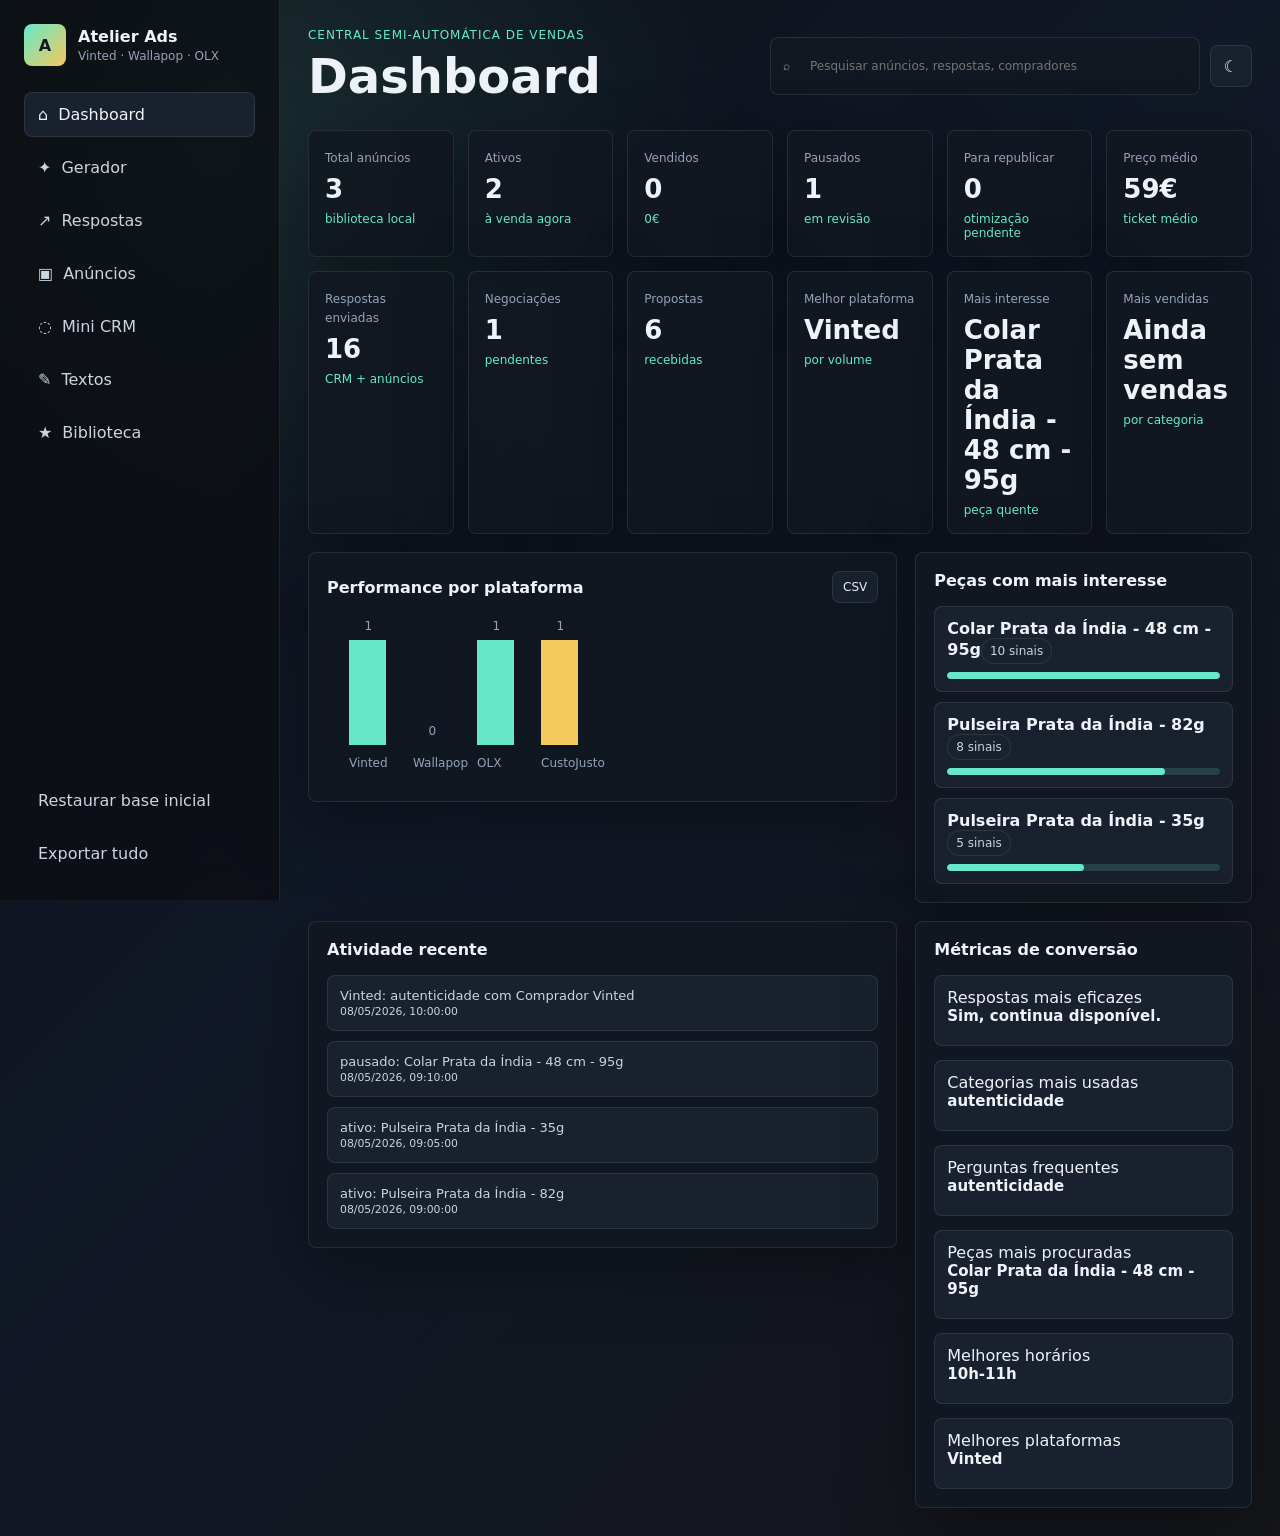
<file: vinted-crm/index.html>
<!doctype html>
<html lang="pt-PT">
<head>
  <meta charset="utf-8">
  <meta name="viewport" content="width=device-width, initial-scale=1">
  <title>Atelier Ads CRM</title>
  <link rel="stylesheet" href="style.css">
</head>
<body>
  <div class="app-shell">
    <aside class="sidebar">
      <div class="brand">
        <div class="brand-mark">A</div>
        <div>
          <strong>Atelier Ads</strong>
          <span>Vinted · Wallapop · OLX</span>
        </div>
      </div>
      <nav class="nav" aria-label="Navegação principal">
        <button class="nav-item active" data-view="dashboard"><span>⌂</span>Dashboard</button>
        <button class="nav-item" data-view="generator"><span>✦</span>Gerador</button>
        <button class="nav-item" data-view="responses"><span>↗</span>Respostas</button>
        <button class="nav-item" data-view="saved"><span>▣</span>Anúncios</button>
        <button class="nav-item" data-view="crm"><span>◌</span>Mini CRM</button>
        <button class="nav-item" data-view="texts"><span>✎</span>Textos</button>
        <button class="nav-item" data-view="library"><span>★</span>Biblioteca</button>
      </nav>
      <div class="sidebar-footer">
        <button id="seedDemo" class="ghost-btn">Restaurar base inicial</button>
        <button id="exportAllJson" class="ghost-btn">Exportar tudo</button>
      </div>
    </aside>

    <main>
      <header class="topbar">
        <div>
          <p class="eyebrow">Central semi-automática de vendas</p>
          <h1 id="pageTitle">Dashboard</h1>
        </div>
        <div class="top-actions">
          <label class="search-box">
            <span>⌕</span>
            <input id="globalSearch" type="search" placeholder="Pesquisar anúncios, respostas, compradores">
          </label>
          <button id="themeToggle" class="icon-btn" title="Alternar tema">☾</button>
        </div>
      </header>

      <section id="dashboard" class="view active">
        <div class="metric-grid" id="metricGrid"></div>
        <div class="dashboard-grid">
          <section class="panel wide">
            <div class="panel-head">
              <h2>Performance por plataforma</h2>
              <button class="small-btn" data-export="csv">CSV</button>
            </div>
            <canvas id="platformChart" height="160"></canvas>
          </section>
          <section class="panel">
            <div class="panel-head">
              <h2>Peças com mais interesse</h2>
            </div>
            <div id="interestList" class="rank-list"></div>
          </section>
          <section class="panel">
            <div class="panel-head">
              <h2>Atividade recente</h2>
            </div>
            <div id="activityList" class="activity-list"></div>
          </section>
          <section class="panel wide">
            <div class="panel-head">
              <h2>Métricas de conversão</h2>
            </div>
            <div id="conversionMetrics" class="insight-grid"></div>
          </section>
        </div>
      </section>

      <section id="generator" class="view">
        <div class="workspace-grid">
          <form id="listingForm" class="panel form-panel">
            <div class="panel-head">
              <h2>Novo anúncio</h2>
              <button type="button" id="clearForm" class="small-btn">Limpar</button>
            </div>
            <div class="form-grid">
              <label>Plataforma<select name="platform"></select></label>
              <label>Tipo de peça<select name="type"></select></label>
              <label>Peso em gramas<input name="weight" type="number" min="0" step="1" placeholder="82"></label>
              <label>Medida em cm<input name="measure" type="number" min="0" step="0.5" placeholder="48"></label>
              <label>Estado<select name="condition"></select></label>
              <label>Preço pretendido<input name="targetPrice" type="number" min="0" step="1" placeholder="49"></label>
              <label>Preço mínimo aceitável<input name="minPrice" type="number" min="0" step="1" placeholder="39"></label>
              <label>Material<select name="material"></select></label>
              <label>Confirmado por ourives?<select name="confirmed"></select></label>
              <label>Marcação 925?<select name="mark925"></select></label>
              <label>Estilo principal<select name="style"></select></label>
              <label>Link do anúncio original<input name="sourceUrl" type="url" placeholder="https://"></label>
              <label class="full">Links de fotos<textarea name="photoLinks" rows="3" placeholder="Um link por linha"></textarea></label>
              <label class="full">Upload/local preview de imagens<input id="imageInput" type="file" accept="image/*" multiple></label>
              <label class="full">Notas adicionais<textarea name="notes" rows="4" placeholder="Detalhes, fecho, textura, história, defeitos..."></textarea></label>
            </div>
            <div class="form-actions">
              <button type="submit" class="primary-btn">Gerar e guardar</button>
              <button type="button" id="generateOnly" class="secondary-btn">Gerar sem guardar</button>
            </div>
          </form>

          <div class="stack">
            <section class="panel">
              <div class="panel-head">
                <h2>Segurança</h2>
              </div>
              <div id="safetyBox" class="safety-box"></div>
            </section>
            <section class="panel">
              <div class="panel-head">
                <h2>Fotos</h2>
                <button id="clearImages" class="small-btn">Limpar</button>
              </div>
              <div id="photoPreview" class="photo-grid"></div>
              <ol id="photoStrategy" class="photo-strategy"></ol>
            </section>
          </div>
        </div>

        <section class="panel results-panel">
          <div class="panel-head">
            <h2>Resultados inteligentes</h2>
            <button id="copyGenerated" class="small-btn">Copiar tudo</button>
          </div>
          <div id="generatedResults" class="results-grid"></div>
        </section>
      </section>

      <section id="responses" class="view">
        <div class="workspace-grid">
          <section class="panel form-panel">
            <div class="panel-head">
              <h2>Resposta rápida</h2>
            </div>
            <div class="form-grid">
              <label>Mensagem recebida<textarea id="buyerMessage" rows="6" placeholder="Cole aqui a mensagem do comprador"></textarea></label>
              <label>Idioma<select id="responseLang"></select></label>
              <label>Tom<select id="responseTone"></select></label>
              <label>Artigo associado<select id="responseListing"></select></label>
              <label>Nome comprador<input id="buyerName" placeholder="Opcional"></label>
              <label>Resultado<select id="conversationResult"></select></label>
            </div>
            <div class="form-actions">
              <button id="detectIntent" class="primary-btn">Detetar e gerar</button>
              <button id="saveConversation" class="secondary-btn">Guardar no CRM</button>
            </div>
          </section>
          <section class="panel">
            <div class="panel-head">
              <h2>Intenção</h2>
            </div>
            <div id="intentBox" class="intent-box"></div>
          </section>
        </div>
        <section class="panel results-panel">
          <div class="panel-head">
            <h2>Sugestões de resposta</h2>
            <button id="variantResponses" class="small-btn">Gerar variantes</button>
          </div>
          <div id="responseResults" class="results-grid"></div>
        </section>
      </section>

      <section id="saved" class="view">
        <div class="panel">
          <div class="panel-head">
            <h2>Anúncios guardados</h2>
            <div class="inline-actions">
              <select id="statusFilter"></select>
              <button id="exportListingsJson" class="small-btn">JSON</button>
              <button id="exportListingsCsv" class="small-btn">CSV</button>
            </div>
          </div>
          <div id="savedListings" class="listing-grid"></div>
        </div>
      </section>

      <section id="crm" class="view">
        <div class="panel">
          <div class="panel-head">
            <h2>Histórico de conversas</h2>
            <button id="exportCrmCsv" class="small-btn">CSV</button>
          </div>
          <div id="crmTable" class="table-wrap"></div>
        </div>
      </section>

      <section id="texts" class="view">
        <div class="workspace-grid">
          <section class="panel form-panel">
            <div class="panel-head">
              <h2>Adicionar texto de anúncio</h2>
            </div>
            <div class="form-grid">
              <label>Tipo<select id="adTextKind">
                <option value="titulo">Título</option>
                <option value="corpo">Corpo de texto</option>
              </select></label>
              <label>Plataforma<select id="adTextPlatform"></select></label>
              <label>Categoria<input id="adTextCategory" placeholder="Pulseira 82g, vintage, premium..."></label>
              <label>Favorito?<select id="adTextFavorite">
                <option value="false">Não</option>
                <option value="true">Sim</option>
              </select></label>
              <label class="full">Texto<textarea id="adTextValue" rows="6" placeholder="Escreve ou cola aqui um título ou corpo de anúncio"></textarea></label>
            </div>
            <div class="form-actions">
              <button id="saveAdText" class="primary-btn">Guardar texto</button>
              <button id="clearAdText" class="secondary-btn">Limpar</button>
            </div>
          </section>
          <section class="panel">
            <div class="panel-head">
              <h2>Filtros</h2>
            </div>
            <div class="form-grid">
              <label>Tipo<select id="adTextFilterKind">
                <option value="todos">Todos</option>
                <option value="titulo">Títulos</option>
                <option value="corpo">Corpos</option>
              </select></label>
              <label>Plataforma<select id="adTextFilterPlatform"></select></label>
            </div>
            <div class="form-actions">
              <button id="exportAdTextsJson" class="small-btn">JSON</button>
              <button id="exportAdTextsCsv" class="small-btn">CSV</button>
            </div>
          </section>
        </div>
        <section class="panel results-panel">
          <div class="panel-head">
            <h2>Títulos e corpos guardados</h2>
            <button id="copyAllAdTexts" class="small-btn">Copiar tudo</button>
          </div>
          <div id="adTextLibrary" class="library-grid"></div>
        </section>
      </section>

      <section id="library" class="view">
        <div class="panel">
          <div class="panel-head">
            <h2>Biblioteca de respostas</h2>
            <button id="exportLibraryJson" class="small-btn">JSON</button>
          </div>
          <div id="responseLibrary" class="library-grid"></div>
        </div>
      </section>
    </main>
  </div>

  <div id="toast" class="toast" role="status" aria-live="polite"></div>

  <script src="data.js"></script>
  <script src="app.js"></script>
</body>
</html>
</file>
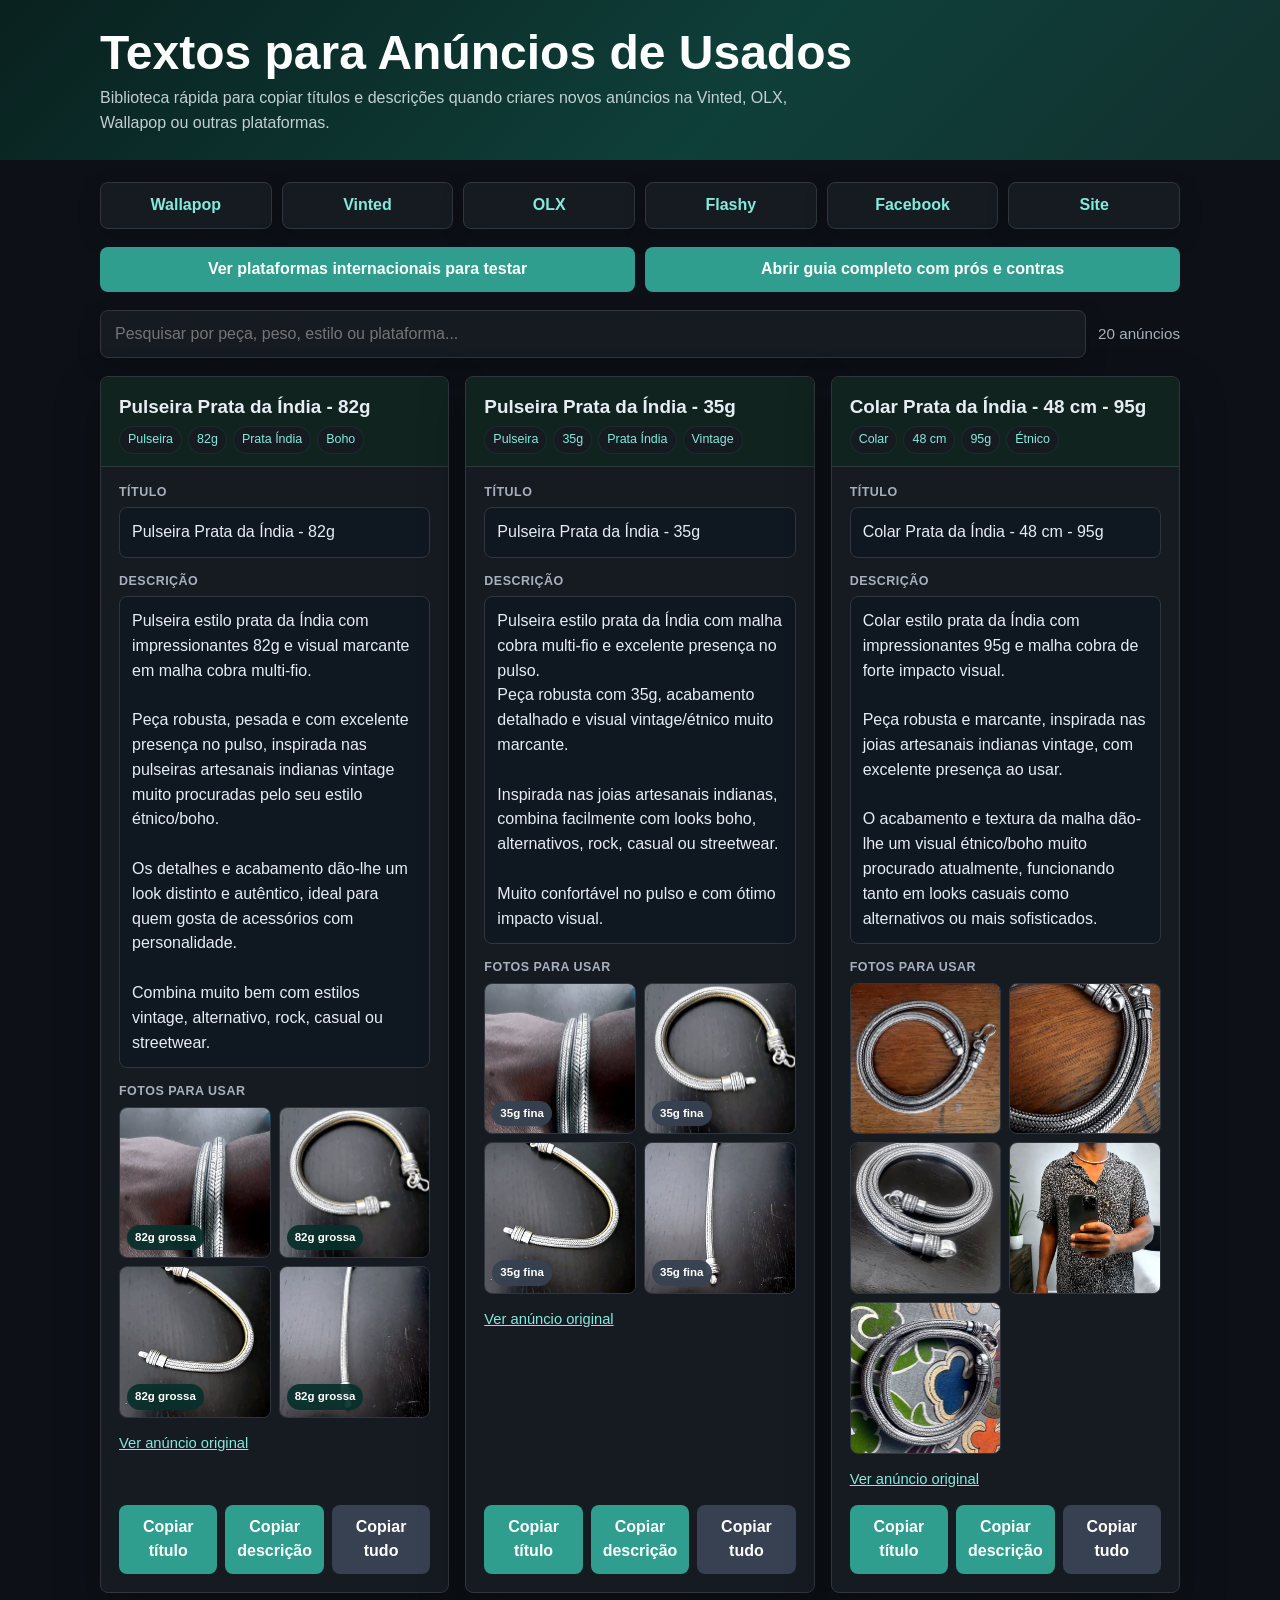
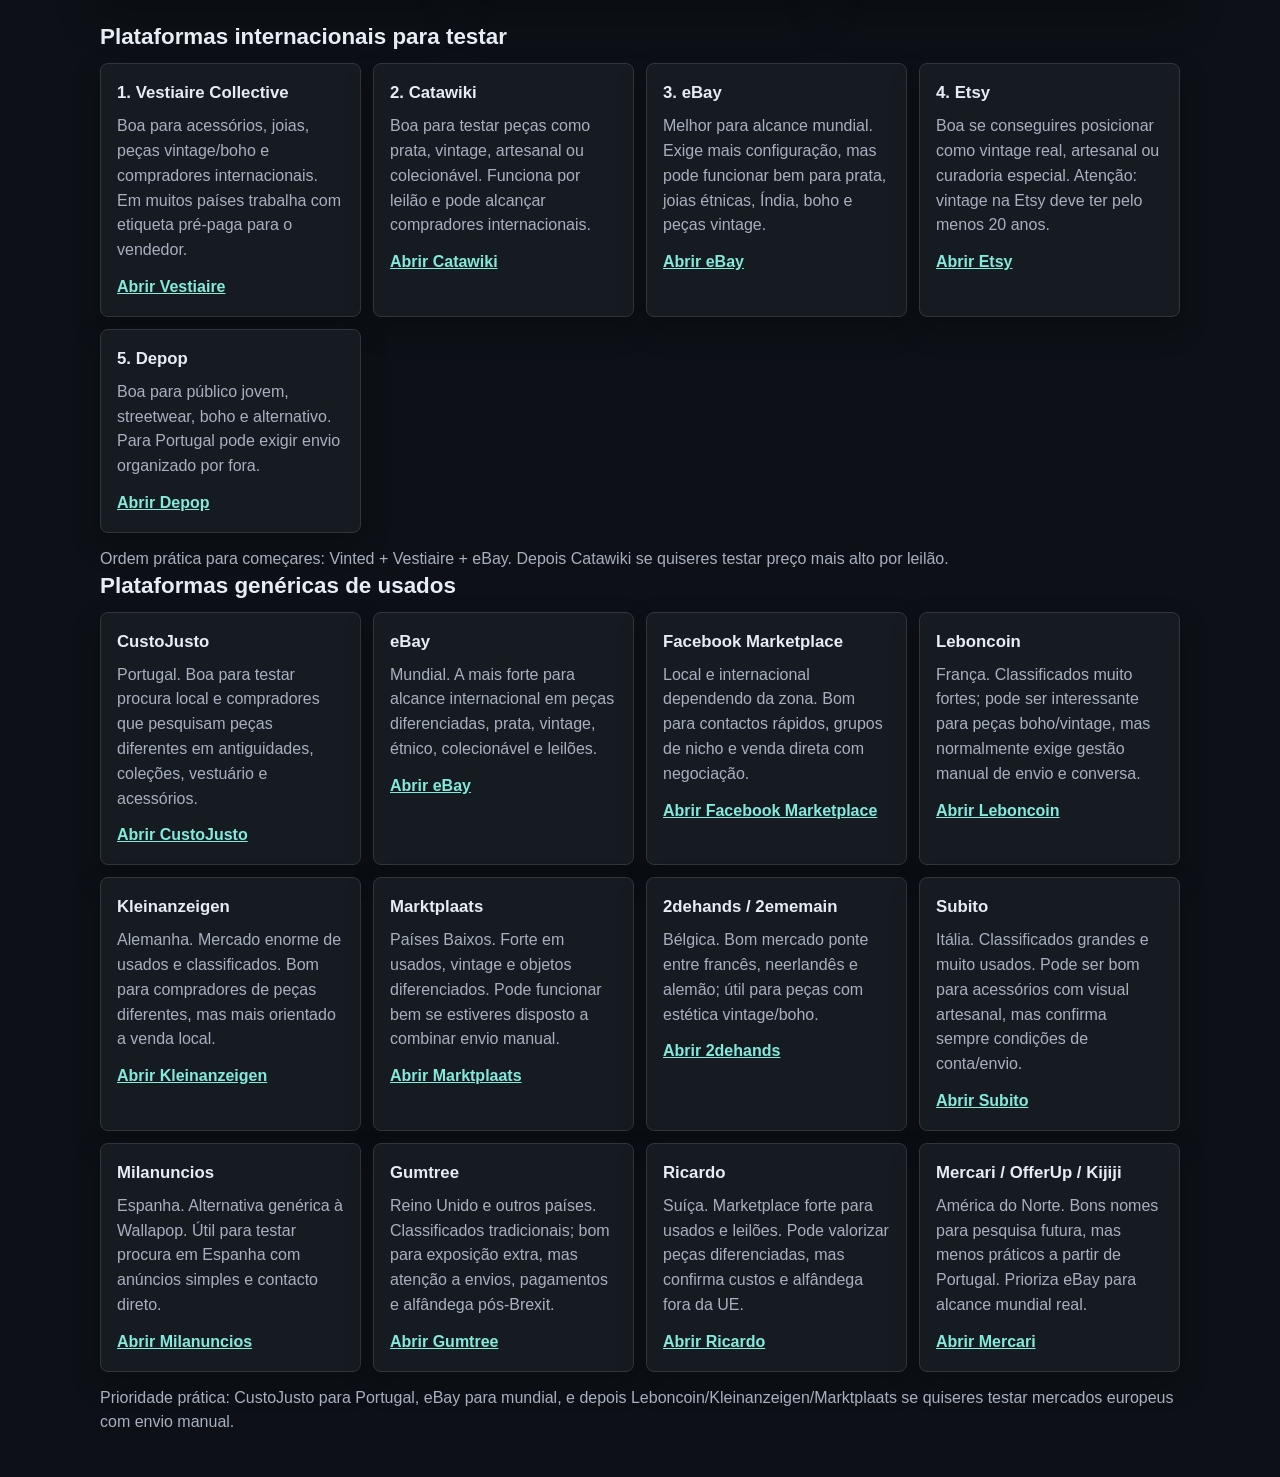
<file: anuncios-usados.html>
<!doctype html>
<html lang="pt-PT">
<head>
  <meta charset="utf-8">
  <meta name="viewport" content="width=device-width, initial-scale=1">
  <title>Textos para Anúncios de Usados</title>
  <style>
    :root {
      color-scheme: dark;
      --bg: #0d1117;
      --paper: #161b22;
      --ink: #e6edf3;
      --muted: #a7b0be;
      --line: #30363d;
      --accent: #2f9e8f;
      --accent-dark: #83eadc;
      --soft: #10231f;
      --shadow: 0 18px 44px rgba(0, 0, 0, 0.34);
    }

    * {
      box-sizing: border-box;
    }

    body {
      margin: 0;
      font-family: Arial, Helvetica, sans-serif;
      background: var(--bg);
      color: var(--ink);
      line-height: 1.55;
    }

    header {
      background: linear-gradient(135deg, #09211f 0%, #0f3f39 58%, #12312f 100%);
      color: #ffffff;
      padding: 28px 18px 24px;
    }

    .wrap {
      width: min(1080px, calc(100% - 32px));
      margin: 0 auto;
    }

    h1 {
      margin: 0 0 8px;
      font-size: clamp(1.8rem, 4vw, 3rem);
      line-height: 1.05;
      letter-spacing: 0;
    }

    .subtitle {
      margin: 0;
      color: rgba(230, 237, 243, 0.84);
      max-width: 720px;
      font-size: 1rem;
    }

    main {
      padding: 22px 0 42px;
    }

    .toolbar {
      display: grid;
      grid-template-columns: 1fr auto;
      gap: 12px;
      align-items: center;
      margin-bottom: 18px;
    }

    .platform-links {
      display: grid;
      grid-template-columns: repeat(6, minmax(0, 1fr));
      gap: 10px;
      margin-bottom: 18px;
    }

    .platform-links a {
      min-height: 46px;
      border: 1px solid var(--line);
      border-radius: 8px;
      background: var(--paper);
      color: var(--accent-dark);
      display: flex;
      align-items: center;
      justify-content: center;
      padding: 10px 12px;
      font-weight: 700;
      text-decoration: none;
      box-shadow: 0 8px 22px rgba(0, 0, 0, 0.22);
    }

    .platform-links a:hover {
      border-color: rgba(131, 234, 220, 0.46);
      background: var(--soft);
    }

    .research-link {
      display: grid;
      grid-template-columns: repeat(2, minmax(0, 1fr));
      gap: 10px;
      margin-bottom: 18px;
    }

    .research-link a {
      min-height: 44px;
      border-radius: 8px;
      background: var(--accent);
      color: #ffffff;
      display: inline-flex;
      align-items: center;
      justify-content: center;
      padding: 10px 14px;
      font-weight: 700;
      text-decoration: none;
      text-align: center;
    }

    .research-link a:hover {
      background: #208276;
    }

    .research {
      margin-top: 26px;
      padding-top: 4px;
    }

    .research h2 {
      margin: 0 0 12px;
      font-size: 1.4rem;
    }

    .research-grid {
      display: grid;
      grid-template-columns: repeat(auto-fit, minmax(240px, 1fr));
      gap: 12px;
    }

    .research-card {
      border: 1px solid var(--line);
      border-radius: 8px;
      background: var(--paper);
      padding: 16px;
      box-shadow: 0 12px 28px rgba(0, 0, 0, 0.26);
    }

    .research-card h3 {
      margin: 0 0 8px;
      font-size: 1.05rem;
      letter-spacing: 0;
    }

    .research-card p {
      margin: 0 0 12px;
      color: var(--muted);
    }

    .research-card a {
      color: var(--accent-dark);
      font-weight: 700;
    }

    .research-note {
      margin: 14px 0 0;
      color: var(--muted);
    }

    .search {
      width: 100%;
      border: 1px solid var(--line);
      border-radius: 8px;
      background: var(--paper);
      color: var(--ink);
      padding: 14px 14px;
      font-size: 1rem;
      box-shadow: 0 8px 22px rgba(0, 0, 0, 0.22);
    }

    .count {
      color: var(--muted);
      white-space: nowrap;
      font-size: 0.95rem;
    }

    .grid {
      display: grid;
      grid-template-columns: repeat(auto-fit, minmax(280px, 1fr));
      gap: 16px;
    }

    article {
      background: var(--paper);
      border: 1px solid var(--line);
      border-radius: 8px;
      box-shadow: var(--shadow);
      overflow: hidden;
      display: flex;
      flex-direction: column;
      min-height: 100%;
    }

    .card-head {
      padding: 18px 18px 12px;
      border-bottom: 1px solid var(--line);
      background: var(--soft);
    }

    h2 {
      margin: 0 0 8px;
      font-size: 1.18rem;
      line-height: 1.25;
      letter-spacing: 0;
    }

    .tags {
      display: flex;
      flex-wrap: wrap;
      gap: 6px;
      margin: 0;
      padding: 0;
      list-style: none;
    }

    .tags li {
      border: 1px solid rgba(34, 107, 95, 0.22);
      border-radius: 999px;
      color: var(--accent-dark);
      background: var(--paper);
      padding: 3px 8px;
      font-size: 0.78rem;
    }

    .card-body {
      padding: 16px 18px 18px;
      display: flex;
      flex-direction: column;
      gap: 14px;
      flex: 1;
    }

    .photo-grid {
      display: grid;
      grid-template-columns: repeat(2, minmax(0, 1fr));
      gap: 8px;
    }

    .photo-grid a {
      display: block;
      position: relative;
      border: 1px solid var(--line);
      border-radius: 8px;
      overflow: hidden;
      background: #0f1720;
      aspect-ratio: 1;
    }

    .photo-grid img {
      width: 100%;
      height: 100%;
      display: block;
      object-fit: cover;
    }

    .photo-chip {
      position: absolute;
      left: 7px;
      bottom: 7px;
      max-width: calc(100% - 14px);
      border-radius: 999px;
      padding: 4px 8px;
      background: rgba(8, 47, 43, 0.92);
      color: #ffffff;
      font-size: 0.72rem;
      font-weight: 700;
      white-space: nowrap;
      overflow: hidden;
      text-overflow: ellipsis;
    }

    .photo-chip.soft {
      background: rgba(55, 65, 81, 0.94);
    }

    .field-label {
      margin: 0 0 5px;
      color: var(--muted);
      font-size: 0.78rem;
      font-weight: 700;
      text-transform: uppercase;
      letter-spacing: 0.04em;
    }

    .copy-box {
      margin: 0;
      border: 1px solid var(--line);
      border-radius: 8px;
      padding: 12px;
      background: #0f1720;
      white-space: pre-wrap;
    }

    .actions {
      display: grid;
      grid-template-columns: repeat(3, 1fr);
      gap: 8px;
      margin-top: auto;
    }

    button,
    a.button {
      min-height: 42px;
      border: 0;
      border-radius: 8px;
      padding: 10px 11px;
      font: inherit;
      font-weight: 700;
      text-align: center;
      text-decoration: none;
      cursor: pointer;
      color: #ffffff;
      background: var(--accent);
      display: inline-flex;
      justify-content: center;
      align-items: center;
    }

    button:hover,
    a.button:hover {
      background: #208276;
    }

    .secondary {
      background: #374151;
    }

    .secondary:hover {
      background: #4b5563;
    }

    .link {
      color: var(--accent-dark);
      word-break: break-word;
      font-size: 0.92rem;
    }

    .empty {
      display: none;
      padding: 24px;
      border: 1px dashed var(--line);
      border-radius: 8px;
      color: var(--muted);
      background: rgba(22, 27, 34, 0.82);
      text-align: center;
    }

    .toast {
      position: fixed;
      left: 50%;
      bottom: 18px;
      transform: translateX(-50%) translateY(20px);
      opacity: 0;
      pointer-events: none;
      background: linear-gradient(135deg, #09211f 0%, #0f3f39 58%, #12312f 100%);
      color: #ffffff;
      border-radius: 8px;
      padding: 11px 14px;
      box-shadow: var(--shadow);
      transition: opacity 160ms ease, transform 160ms ease;
      z-index: 10;
    }

    .toast.show {
      opacity: 1;
      transform: translateX(-50%) translateY(0);
    }

    @media (max-width: 700px) {
      header {
        padding: 22px 0 20px;
      }

      .wrap {
        width: min(100% - 22px, 1080px);
      }

      h1 {
        font-size: 2rem;
      }

      .subtitle {
        font-size: 0.95rem;
      }

      main {
        padding: 14px 0 30px;
      }

      .toolbar {
        grid-template-columns: 1fr;
        gap: 8px;
        margin-bottom: 12px;
      }

      .platform-links {
        grid-template-columns: repeat(2, minmax(0, 1fr));
        gap: 8px;
        margin-bottom: 12px;
      }

      .platform-links a {
        min-height: 44px;
        padding: 9px 8px;
        font-size: 0.92rem;
      }

      .research-link {
        grid-template-columns: 1fr;
        gap: 8px;
        margin-bottom: 12px;
      }

      .research-link a {
        width: 100%;
        min-height: 46px;
      }

      .count {
        white-space: normal;
        text-align: left;
        padding-left: 2px;
      }

      .search {
        padding: 13px 12px;
      }

      .grid {
        grid-template-columns: 1fr;
        gap: 14px;
      }

      .card-head,
      .card-body {
        padding-left: 14px;
        padding-right: 14px;
      }

      h2 {
        font-size: 1.08rem;
      }

      .copy-box {
        padding: 11px;
        font-size: 0.98rem;
      }

      .photo-grid {
        gap: 7px;
      }

      .actions {
        grid-template-columns: 1fr;
        gap: 7px;
      }

      button {
        width: 100%;
        min-height: 46px;
      }

      .research {
        margin-top: 20px;
      }

      .research h2 {
        font-size: 1.18rem;
      }

      .research-grid {
        grid-template-columns: 1fr;
        gap: 10px;
      }

      .research-card {
        padding: 14px;
      }
    }

    @media (max-width: 420px) {
      .wrap {
        width: min(100% - 18px, 1080px);
      }

      h1 {
        font-size: 1.72rem;
      }

      .platform-links {
        grid-template-columns: 1fr;
      }

      .photo-grid {
        grid-template-columns: 1fr;
      }

      .tags li {
        font-size: 0.74rem;
      }

      .toast {
        width: calc(100% - 28px);
        text-align: center;
      }
    }
  </style>
</head>
<body>
  <header>
    <div class="wrap">
      <h1>Textos para Anúncios de Usados</h1>
      <p class="subtitle">Biblioteca rápida para copiar títulos e descrições quando criares novos anúncios na Vinted, OLX, Wallapop ou outras plataformas.</p>
    </div>
  </header>

  <main>
    <div class="wrap">
      <nav class="platform-links" aria-label="Acessos diretos às plataformas">
        <a href="https://pt.wallapop.com/app/catalog/published" target="_blank" rel="noopener">Wallapop</a>
        <a href="https://www.vinted.pt" target="_blank" rel="noopener">Vinted</a>
        <a href="https://www.olx.pt/myaccount/" target="_blank" rel="noopener">OLX</a>
        <a href="https://flashy.pt/my-listings" target="_blank" rel="noopener">Flashy</a>
        <a href="https://www.facebook.com/marketplace/you/selling" target="_blank" rel="noopener">Facebook</a>
        <a href="https://perceptionnn.github.io/pulseiras/" target="_blank" rel="noopener">Site</a>
      </nav>

      <div class="research-link">
        <a href="#plataformas-internacionais">Ver plataformas internacionais para testar</a>
        <a href="plataformas-venda.html" target="_blank" rel="noopener">Abrir guia completo com prós e contras</a>
      </div>

      <div class="toolbar">
        <input id="search" class="search" type="search" placeholder="Pesquisar por peça, peso, estilo ou plataforma..." autocomplete="off">
        <div id="count" class="count">3 anúncios</div>
      </div>

      <div id="empty" class="empty">Não encontrei nenhum texto com essa pesquisa.</div>

      <section class="grid" id="cards" aria-label="Textos de anúncios">
        <article data-search="pulseira prata india 82g malha cobra multi-fio vintage etnico boho rock streetwear">
          <div class="card-head">
            <h2>Pulseira Prata da Índia - 82g</h2>
            <ul class="tags">
              <li>Pulseira</li>
              <li>82g</li>
              <li>Prata Índia</li>
              <li>Boho</li>
            </ul>
          </div>
          <div class="card-body">
            <div>
              <p class="field-label">Título</p>
              <p class="copy-box" data-title>Pulseira Prata da Índia - 82g</p>
            </div>
            <div>
              <p class="field-label">Descrição</p>
              <p class="copy-box" data-description>Pulseira estilo prata da Índia com impressionantes 82g e visual marcante em malha cobra multi-fio.

Peça robusta, pesada e com excelente presença no pulso, inspirada nas pulseiras artesanais indianas vintage muito procuradas pelo seu estilo étnico/boho.

Os detalhes e acabamento dão-lhe um look distinto e autêntico, ideal para quem gosta de acessórios com personalidade.

Combina muito bem com estilos vintage, alternativo, rock, casual ou streetwear.</p>
            </div>
            <div>
              <p class="field-label">Fotos para usar</p>
              <div class="photo-grid">
                <a href="assets/pulseira-grossa/pulseira-grossa-pulso.jpg" target="_blank" rel="noopener"><img src="assets/pulseira-grossa/pulseira-grossa-pulso.jpg" alt="Pulseira grossa no pulso"><span class="photo-chip">82g grossa</span></a>
                <a href="assets/pulseira-grossa/pulseira-grossa-principal.jpg" target="_blank" rel="noopener"><img src="assets/pulseira-grossa/pulseira-grossa-principal.jpg" alt="Pulseira grossa completa"><span class="photo-chip">82g grossa</span></a>
                <a href="assets/pulseira-grossa/pulseira-grossa-aberta.jpg" target="_blank" rel="noopener"><img src="assets/pulseira-grossa/pulseira-grossa-aberta.jpg" alt="Pulseira grossa aberta"><span class="photo-chip">82g grossa</span></a>
                <a href="assets/pulseira-grossa/pulseira-grossa-comprimento.jpg" target="_blank" rel="noopener"><img src="assets/pulseira-grossa/pulseira-grossa-comprimento.jpg" alt="Pulseira grossa em comprimento"><span class="photo-chip">82g grossa</span></a>
              </div>
            </div>
            <a class="link" href="https://www.vinted.pt/items/8833777886-pulseira-prata-indiana-82g" target="_blank" rel="noopener">Ver anúncio original</a>
            <div class="actions">
              <button type="button" data-copy="title">Copiar título</button>
              <button type="button" data-copy="description">Copiar descrição</button>
              <button class="secondary" type="button" data-copy="all">Copiar tudo</button>
            </div>
          </div>
        </article>

        <article data-search="pulseira prata india 35g malha cobra multi-fio vintage etnico boho rock streetwear confortavel">
          <div class="card-head">
            <h2>Pulseira Prata da Índia - 35g</h2>
            <ul class="tags">
              <li>Pulseira</li>
              <li>35g</li>
              <li>Prata Índia</li>
              <li>Vintage</li>
            </ul>
          </div>
          <div class="card-body">
            <div>
              <p class="field-label">Título</p>
              <p class="copy-box" data-title>Pulseira Prata da Índia - 35g</p>
            </div>
            <div>
              <p class="field-label">Descrição</p>
              <p class="copy-box" data-description>Pulseira estilo prata da Índia com malha cobra multi-fio e excelente presença no pulso.
Peça robusta com 35g, acabamento detalhado e visual vintage/étnico muito marcante.

Inspirada nas joias artesanais indianas, combina facilmente com looks boho, alternativos, rock, casual ou streetwear.

Muito confortável no pulso e com ótimo impacto visual.</p>
            </div>
            <div>
              <p class="field-label">Fotos para usar</p>
              <div class="photo-grid">
                <a href="assets/pulseira-grossa/pulseira-grossa-pulso.jpg" target="_blank" rel="noopener"><img src="assets/pulseira-grossa/pulseira-grossa-pulso.jpg" alt="Pulseira fina no pulso"><span class="photo-chip soft">35g fina</span></a>
                <a href="assets/pulseira-grossa/pulseira-grossa-principal.jpg" target="_blank" rel="noopener"><img src="assets/pulseira-grossa/pulseira-grossa-principal.jpg" alt="Pulseira fina completa"><span class="photo-chip soft">35g fina</span></a>
                <a href="assets/pulseira-grossa/pulseira-grossa-aberta.jpg" target="_blank" rel="noopener"><img src="assets/pulseira-grossa/pulseira-grossa-aberta.jpg" alt="Pulseira fina aberta"><span class="photo-chip soft">35g fina</span></a>
                <a href="assets/pulseira-grossa/pulseira-grossa-comprimento.jpg" target="_blank" rel="noopener"><img src="assets/pulseira-grossa/pulseira-grossa-comprimento.jpg" alt="Pulseira fina em comprimento"><span class="photo-chip soft">35g fina</span></a>
              </div>
            </div>
            <a class="link" href="https://www.vinted.pt/items/8849624241-pulseira-prata-india-35g" target="_blank" rel="noopener">Ver anúncio original</a>
            <div class="actions">
              <button type="button" data-copy="title">Copiar título</button>
              <button type="button" data-copy="description">Copiar descrição</button>
              <button class="secondary" type="button" data-copy="all">Copiar tudo</button>
            </div>
          </div>
        </article>

        <article data-search="colar prata india 48 cm 95g 95gr malha cobra vintage etnico boho casual alternativo sofisticado">
          <div class="card-head">
            <h2>Colar Prata da Índia - 48 cm - 95g</h2>
            <ul class="tags">
              <li>Colar</li>
              <li>48 cm</li>
              <li>95g</li>
              <li>Étnico</li>
            </ul>
          </div>
          <div class="card-body">
            <div>
              <p class="field-label">Título</p>
              <p class="copy-box" data-title>Colar Prata da Índia - 48 cm - 95g</p>
            </div>
            <div>
              <p class="field-label">Descrição</p>
              <p class="copy-box" data-description>Colar estilo prata da Índia com impressionantes 95g e malha cobra de forte impacto visual.

Peça robusta e marcante, inspirada nas joias artesanais indianas vintage, com excelente presença ao usar.

O acabamento e textura da malha dão-lhe um visual étnico/boho muito procurado atualmente, funcionando tanto em looks casuais como alternativos ou mais sofisticados.</p>
            </div>
            <div>
              <p class="field-label">Fotos para usar</p>
              <div class="photo-grid">
                <a href="assets/colar/colar-principal.jpg" target="_blank" rel="noopener"><img src="assets/colar/colar-principal.jpg" alt="Colar completo em madeira"></a>
                <a href="assets/colar/colar-detalhe-fecho.jpg" target="_blank" rel="noopener"><img src="assets/colar/colar-detalhe-fecho.jpg" alt="Detalhe do fecho do colar"></a>
                <a href="assets/colar/colar-fundo-escuro.jpg" target="_blank" rel="noopener"><img src="assets/colar/colar-fundo-escuro.jpg" alt="Colar em fundo escuro"></a>
                <a href="assets/colar/colar-ao-pescoco.jpg" target="_blank" rel="noopener"><img src="assets/colar/colar-ao-pescoco.jpg" alt="Colar ao pescoço"></a>
                <a href="assets/colar/colar-horizontal.jpg" target="_blank" rel="noopener"><img src="assets/colar/colar-horizontal.jpg" alt="Colar em foto horizontal"></a>
              </div>
            </div>
            <a class="link" href="https://www.vinted.pt/items/8849594327-colar-prata-india-48-cm-95gr" target="_blank" rel="noopener">Ver anúncio original</a>
            <div class="actions">
              <button type="button" data-copy="title">Copiar título</button>
              <button type="button" data-copy="description">Copiar descrição</button>
              <button class="secondary" type="button" data-copy="all">Copiar tudo</button>
            </div>
          </div>
        </article>
      </section>

      <section class="research" id="plataformas-internacionais" aria-label="Plataformas internacionais para testar">
        <h2>Plataformas internacionais para testar</h2>
        <div class="research-grid">
          <article class="research-card">
            <h3>1. Vestiaire Collective</h3>
            <p>Boa para acessórios, joias, peças vintage/boho e compradores internacionais. Em muitos países trabalha com etiqueta pré-paga para o vendedor.</p>
            <a href="https://www.vestiairecollective.com/" target="_blank" rel="noopener">Abrir Vestiaire</a>
          </article>

          <article class="research-card">
            <h3>2. Catawiki</h3>
            <p>Boa para testar peças como prata, vintage, artesanal ou colecionável. Funciona por leilão e pode alcançar compradores internacionais.</p>
            <a href="https://www.catawiki.com/" target="_blank" rel="noopener">Abrir Catawiki</a>
          </article>

          <article class="research-card">
            <h3>3. eBay</h3>
            <p>Melhor para alcance mundial. Exige mais configuração, mas pode funcionar bem para prata, joias étnicas, Índia, boho e peças vintage.</p>
            <a href="https://www.ebay.com/" target="_blank" rel="noopener">Abrir eBay</a>
          </article>

          <article class="research-card">
            <h3>4. Etsy</h3>
            <p>Boa se conseguires posicionar como vintage real, artesanal ou curadoria especial. Atenção: vintage na Etsy deve ter pelo menos 20 anos.</p>
            <a href="https://www.etsy.com/" target="_blank" rel="noopener">Abrir Etsy</a>
          </article>

          <article class="research-card">
            <h3>5. Depop</h3>
            <p>Boa para público jovem, streetwear, boho e alternativo. Para Portugal pode exigir envio organizado por fora.</p>
            <a href="https://www.depop.com/" target="_blank" rel="noopener">Abrir Depop</a>
          </article>
        </div>
        <p class="research-note">Ordem prática para começares: Vinted + Vestiaire + eBay. Depois Catawiki se quiseres testar preço mais alto por leilão.</p>

        <h2 id="plataformas-genericas">Plataformas genéricas de usados</h2>
        <div class="research-grid">
          <article class="research-card">
            <h3>CustoJusto</h3>
            <p>Portugal. Boa para testar procura local e compradores que pesquisam peças diferentes em antiguidades, coleções, vestuário e acessórios.</p>
            <a href="https://www.custojusto.pt/" target="_blank" rel="noopener">Abrir CustoJusto</a>
          </article>

          <article class="research-card">
            <h3>eBay</h3>
            <p>Mundial. A mais forte para alcance internacional em peças diferenciadas, prata, vintage, étnico, colecionável e leilões.</p>
            <a href="https://www.ebay.com/" target="_blank" rel="noopener">Abrir eBay</a>
          </article>

          <article class="research-card">
            <h3>Facebook Marketplace</h3>
            <p>Local e internacional dependendo da zona. Bom para contactos rápidos, grupos de nicho e venda direta com negociação.</p>
            <a href="https://www.facebook.com/marketplace/you/selling" target="_blank" rel="noopener">Abrir Facebook Marketplace</a>
          </article>

          <article class="research-card">
            <h3>Leboncoin</h3>
            <p>França. Classificados muito fortes; pode ser interessante para peças boho/vintage, mas normalmente exige gestão manual de envio e conversa.</p>
            <a href="https://www.leboncoin.fr/" target="_blank" rel="noopener">Abrir Leboncoin</a>
          </article>

          <article class="research-card">
            <h3>Kleinanzeigen</h3>
            <p>Alemanha. Mercado enorme de usados e classificados. Bom para compradores de peças diferentes, mas mais orientado a venda local.</p>
            <a href="https://www.kleinanzeigen.de/" target="_blank" rel="noopener">Abrir Kleinanzeigen</a>
          </article>

          <article class="research-card">
            <h3>Marktplaats</h3>
            <p>Países Baixos. Forte em usados, vintage e objetos diferenciados. Pode funcionar bem se estiveres disposto a combinar envio manual.</p>
            <a href="https://www.marktplaats.nl/" target="_blank" rel="noopener">Abrir Marktplaats</a>
          </article>

          <article class="research-card">
            <h3>2dehands / 2ememain</h3>
            <p>Bélgica. Bom mercado ponte entre francês, neerlandês e alemão; útil para peças com estética vintage/boho.</p>
            <a href="https://www.2dehands.be/" target="_blank" rel="noopener">Abrir 2dehands</a>
          </article>

          <article class="research-card">
            <h3>Subito</h3>
            <p>Itália. Classificados grandes e muito usados. Pode ser bom para acessórios com visual artesanal, mas confirma sempre condições de conta/envio.</p>
            <a href="https://www.subito.it/" target="_blank" rel="noopener">Abrir Subito</a>
          </article>

          <article class="research-card">
            <h3>Milanuncios</h3>
            <p>Espanha. Alternativa genérica à Wallapop. Útil para testar procura em Espanha com anúncios simples e contacto direto.</p>
            <a href="https://www.milanuncios.com/" target="_blank" rel="noopener">Abrir Milanuncios</a>
          </article>

          <article class="research-card">
            <h3>Gumtree</h3>
            <p>Reino Unido e outros países. Classificados tradicionais; bom para exposição extra, mas atenção a envios, pagamentos e alfândega pós-Brexit.</p>
            <a href="https://www.gumtree.com/" target="_blank" rel="noopener">Abrir Gumtree</a>
          </article>

          <article class="research-card">
            <h3>Ricardo</h3>
            <p>Suíça. Marketplace forte para usados e leilões. Pode valorizar peças diferenciadas, mas confirma custos e alfândega fora da UE.</p>
            <a href="https://www.ricardo.ch/" target="_blank" rel="noopener">Abrir Ricardo</a>
          </article>

          <article class="research-card">
            <h3>Mercari / OfferUp / Kijiji</h3>
            <p>América do Norte. Bons nomes para pesquisa futura, mas menos práticos a partir de Portugal. Prioriza eBay para alcance mundial real.</p>
            <a href="https://www.mercari.com/" target="_blank" rel="noopener">Abrir Mercari</a>
          </article>
        </div>
        <p class="research-note">Prioridade prática: CustoJusto para Portugal, eBay para mundial, e depois Leboncoin/Kleinanzeigen/Marktplaats se quiseres testar mercados europeus com envio manual.</p>
      </section>
    </div>
  </main>

  <div id="toast" class="toast" role="status" aria-live="polite">Copiado</div>

  <script>
    const searchInput = document.querySelector('#search');
    const cards = [...document.querySelectorAll('article')];
    const count = document.querySelector('#count');
    const empty = document.querySelector('#empty');
    const toast = document.querySelector('#toast');
    let toastTimer;

    function normalize(text) {
      return text
        .toLowerCase()
        .normalize('NFD')
        .replace(/[\u0300-\u036f]/g, '');
    }

    function updateSearch() {
      const query = normalize(searchInput.value.trim());
      let visible = 0;

      cards.forEach((card) => {
        const haystack = normalize(card.innerText + ' ' + card.dataset.search);
        const show = !query || haystack.includes(query);
        card.style.display = show ? '' : 'none';
        if (show) visible += 1;
      });

      count.textContent = `${visible} anúncio${visible === 1 ? '' : 's'}`;
      empty.style.display = visible ? 'none' : 'block';
    }

    function showToast(message) {
      toast.textContent = message;
      toast.classList.add('show');
      clearTimeout(toastTimer);
      toastTimer = setTimeout(() => toast.classList.remove('show'), 1400);
    }

    async function copyText(text, label) {
      try {
        await navigator.clipboard.writeText(text.trim());
        showToast(`${label} copiado`);
      } catch (error) {
        const area = document.createElement('textarea');
        area.value = text.trim();
        document.body.appendChild(area);
        area.select();
        document.execCommand('copy');
        area.remove();
        showToast(`${label} copiado`);
      }
    }

    document.addEventListener('click', (event) => {
      const button = event.target.closest('button[data-copy]');
      if (!button) return;

      const card = button.closest('article');
      const title = card.querySelector('[data-title]').innerText;
      const description = card.querySelector('[data-description]').innerText;
      const type = button.dataset.copy;

      if (type === 'title') copyText(title, 'Título');
      if (type === 'description') copyText(description, 'Descrição');
      if (type === 'all') copyText(`${title}\n\n${description}`, 'Título e descrição');
    });

    searchInput.addEventListener('input', updateSearch);
    updateSearch();
  </script>
</body>
</html>
</file>
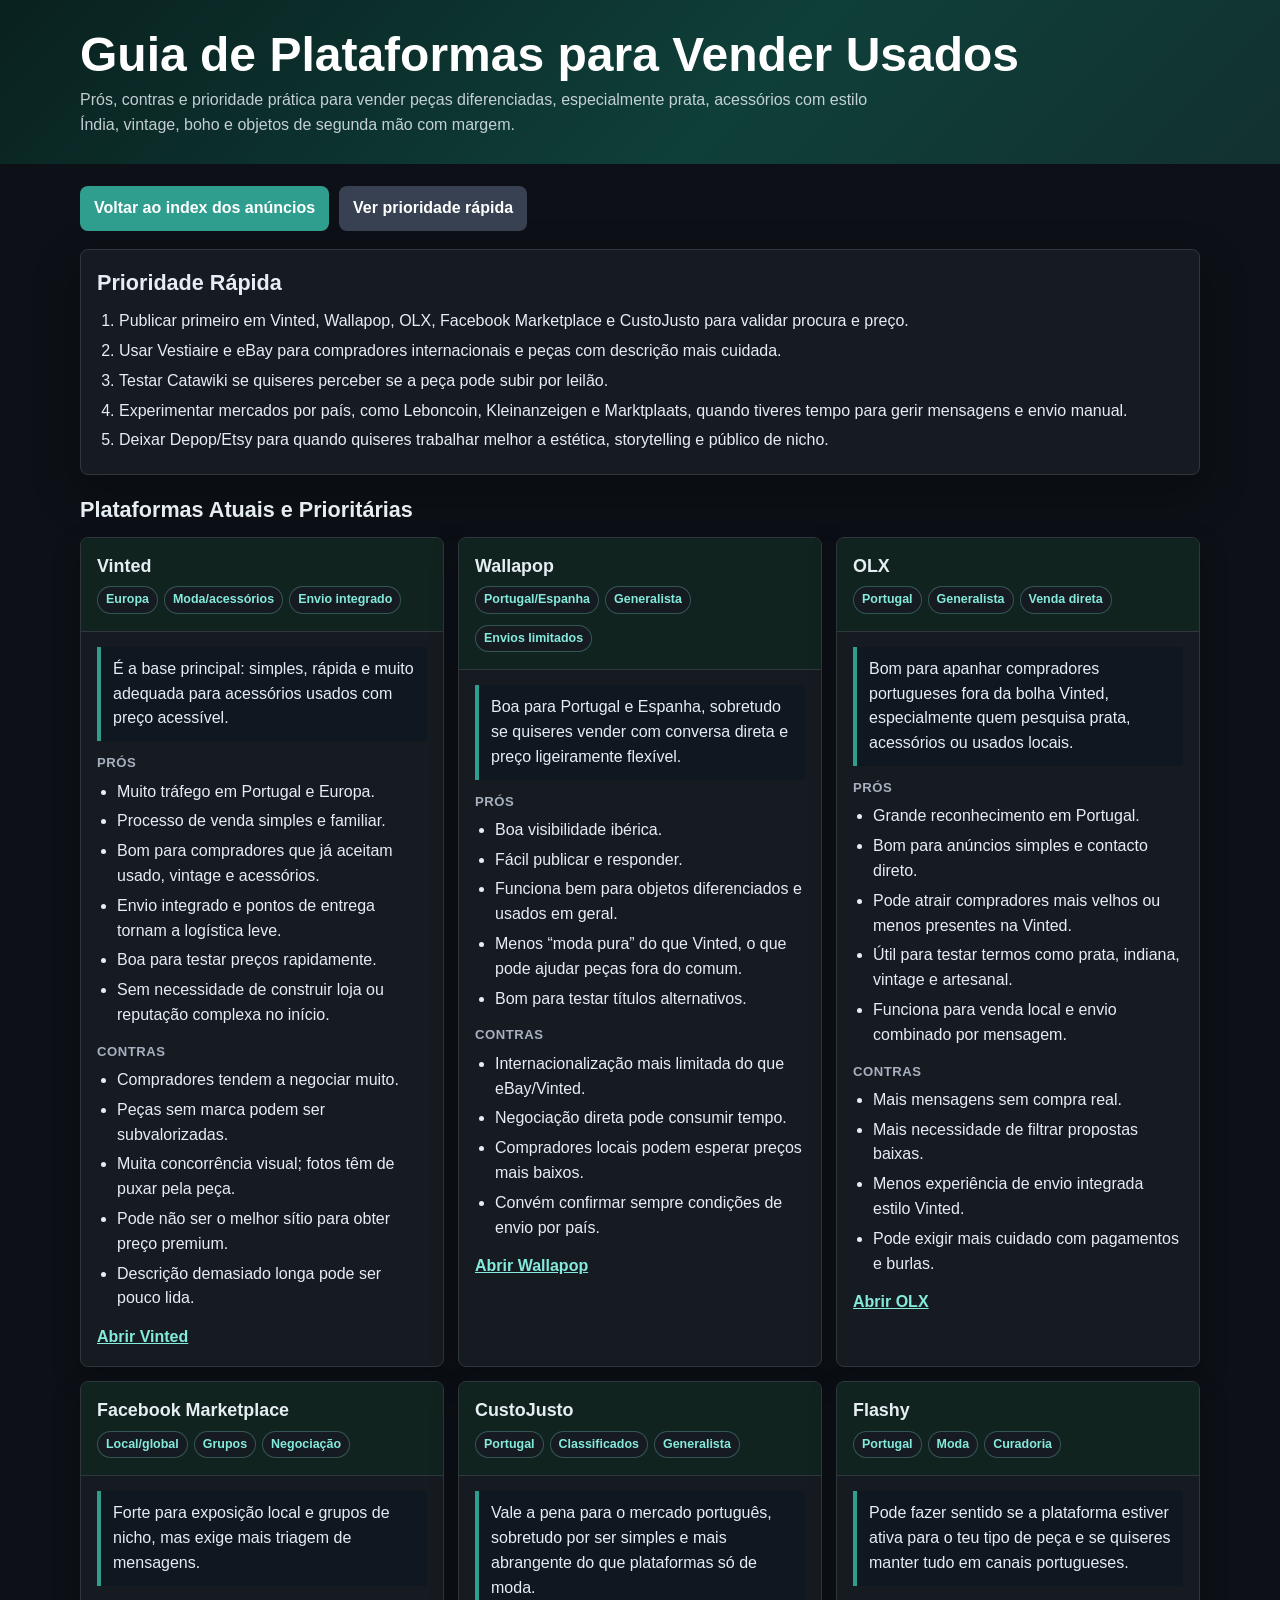
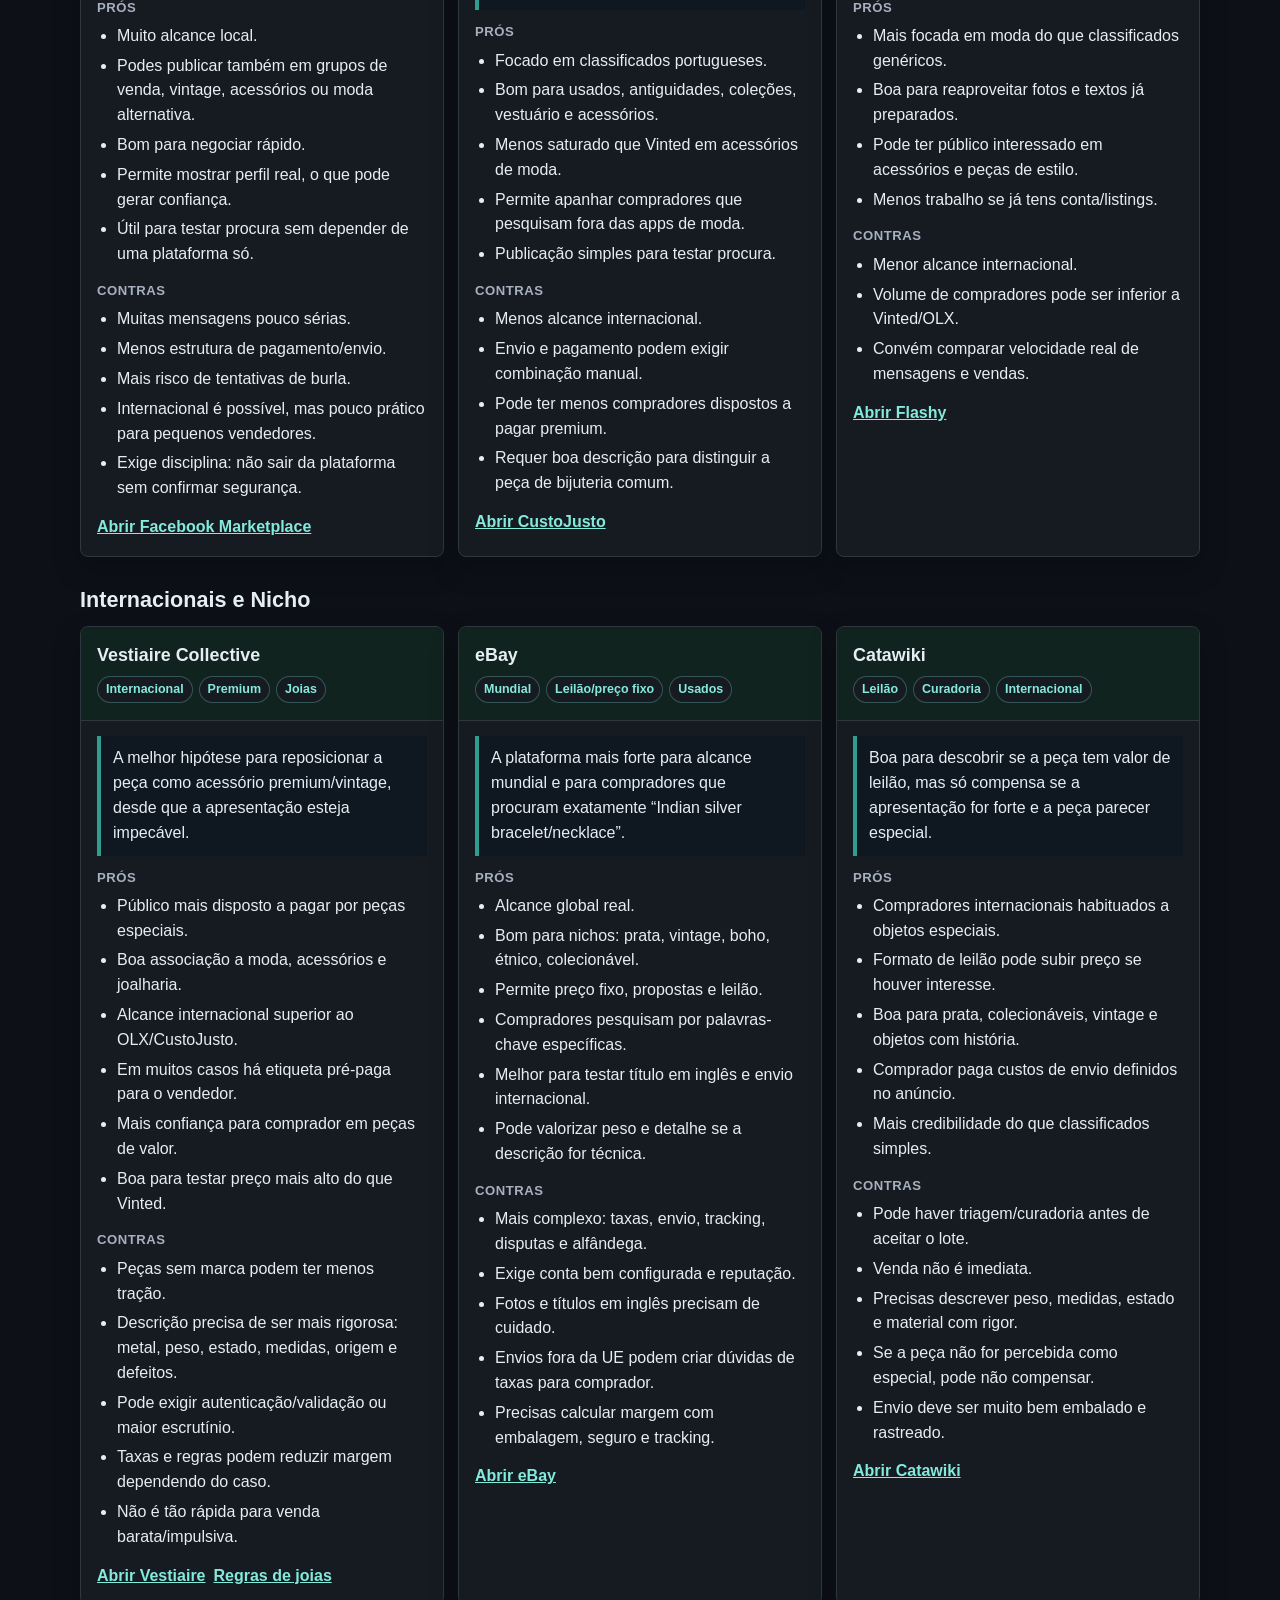
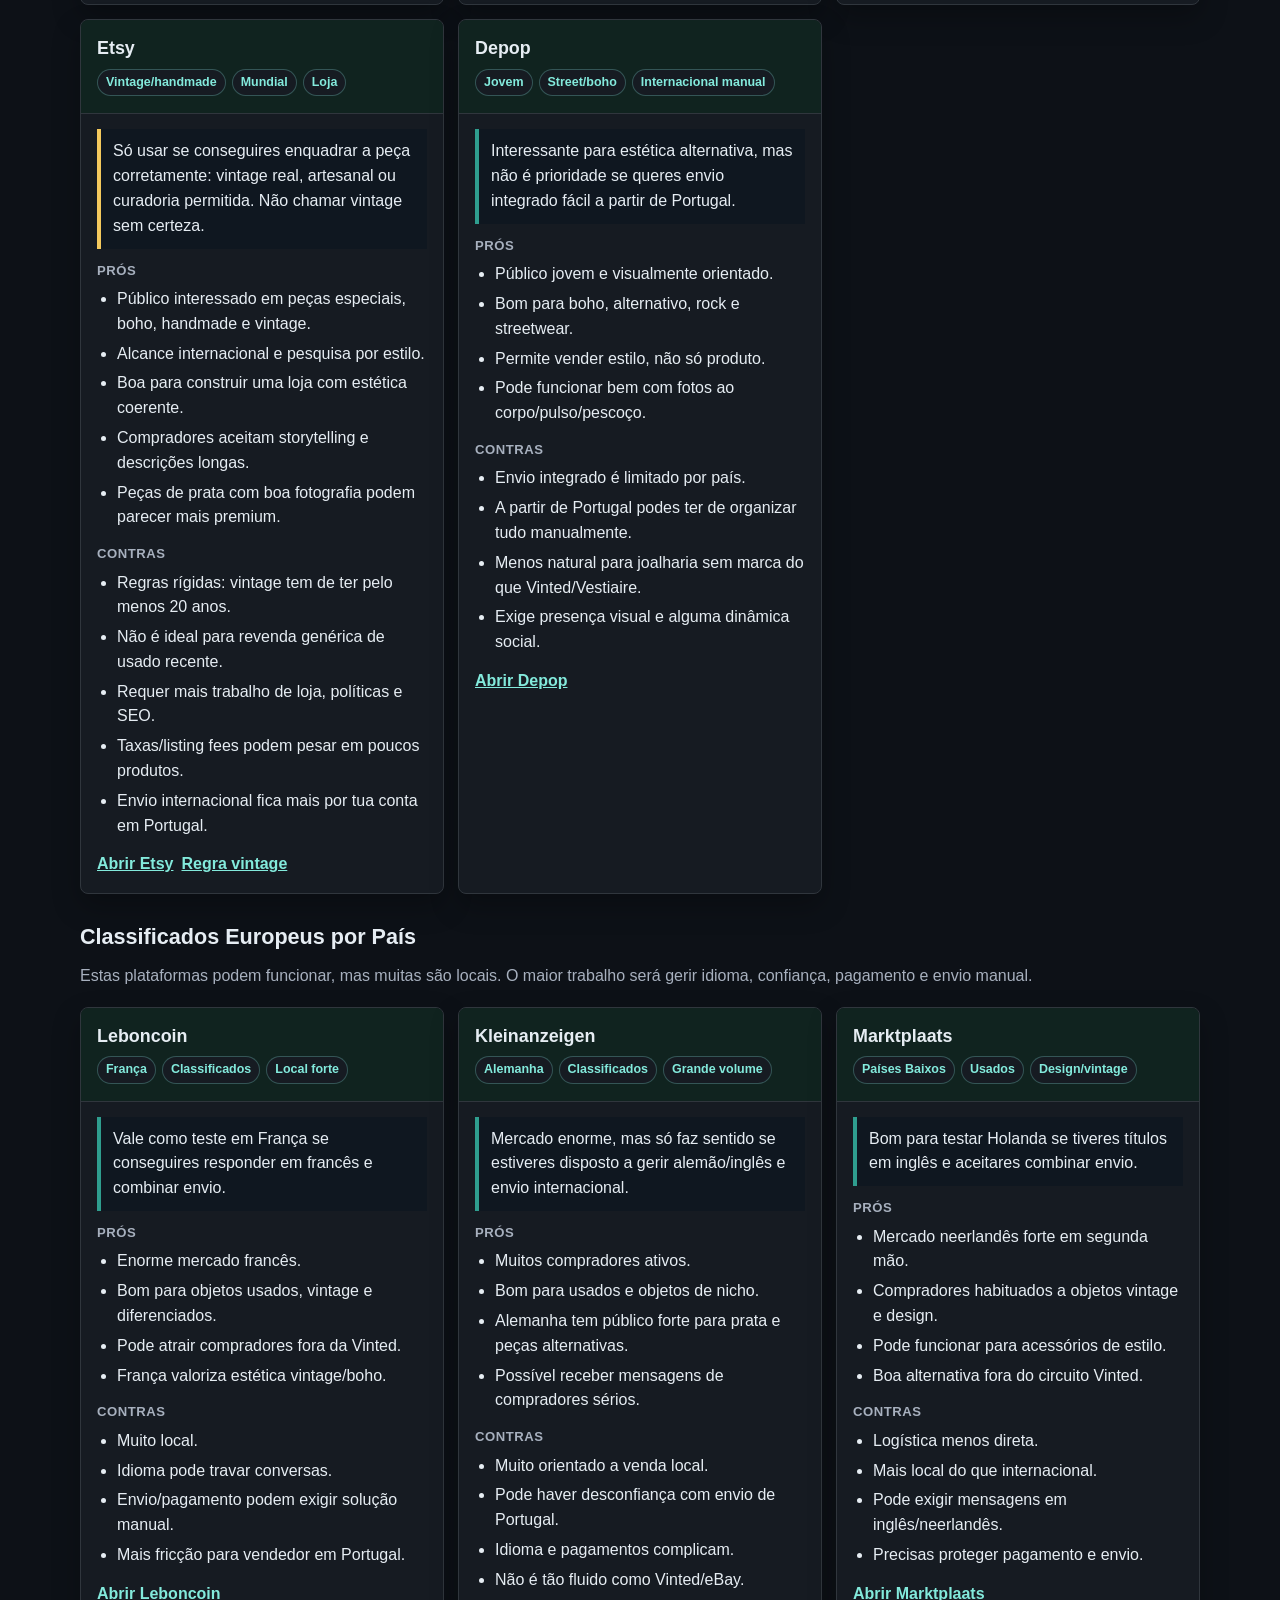
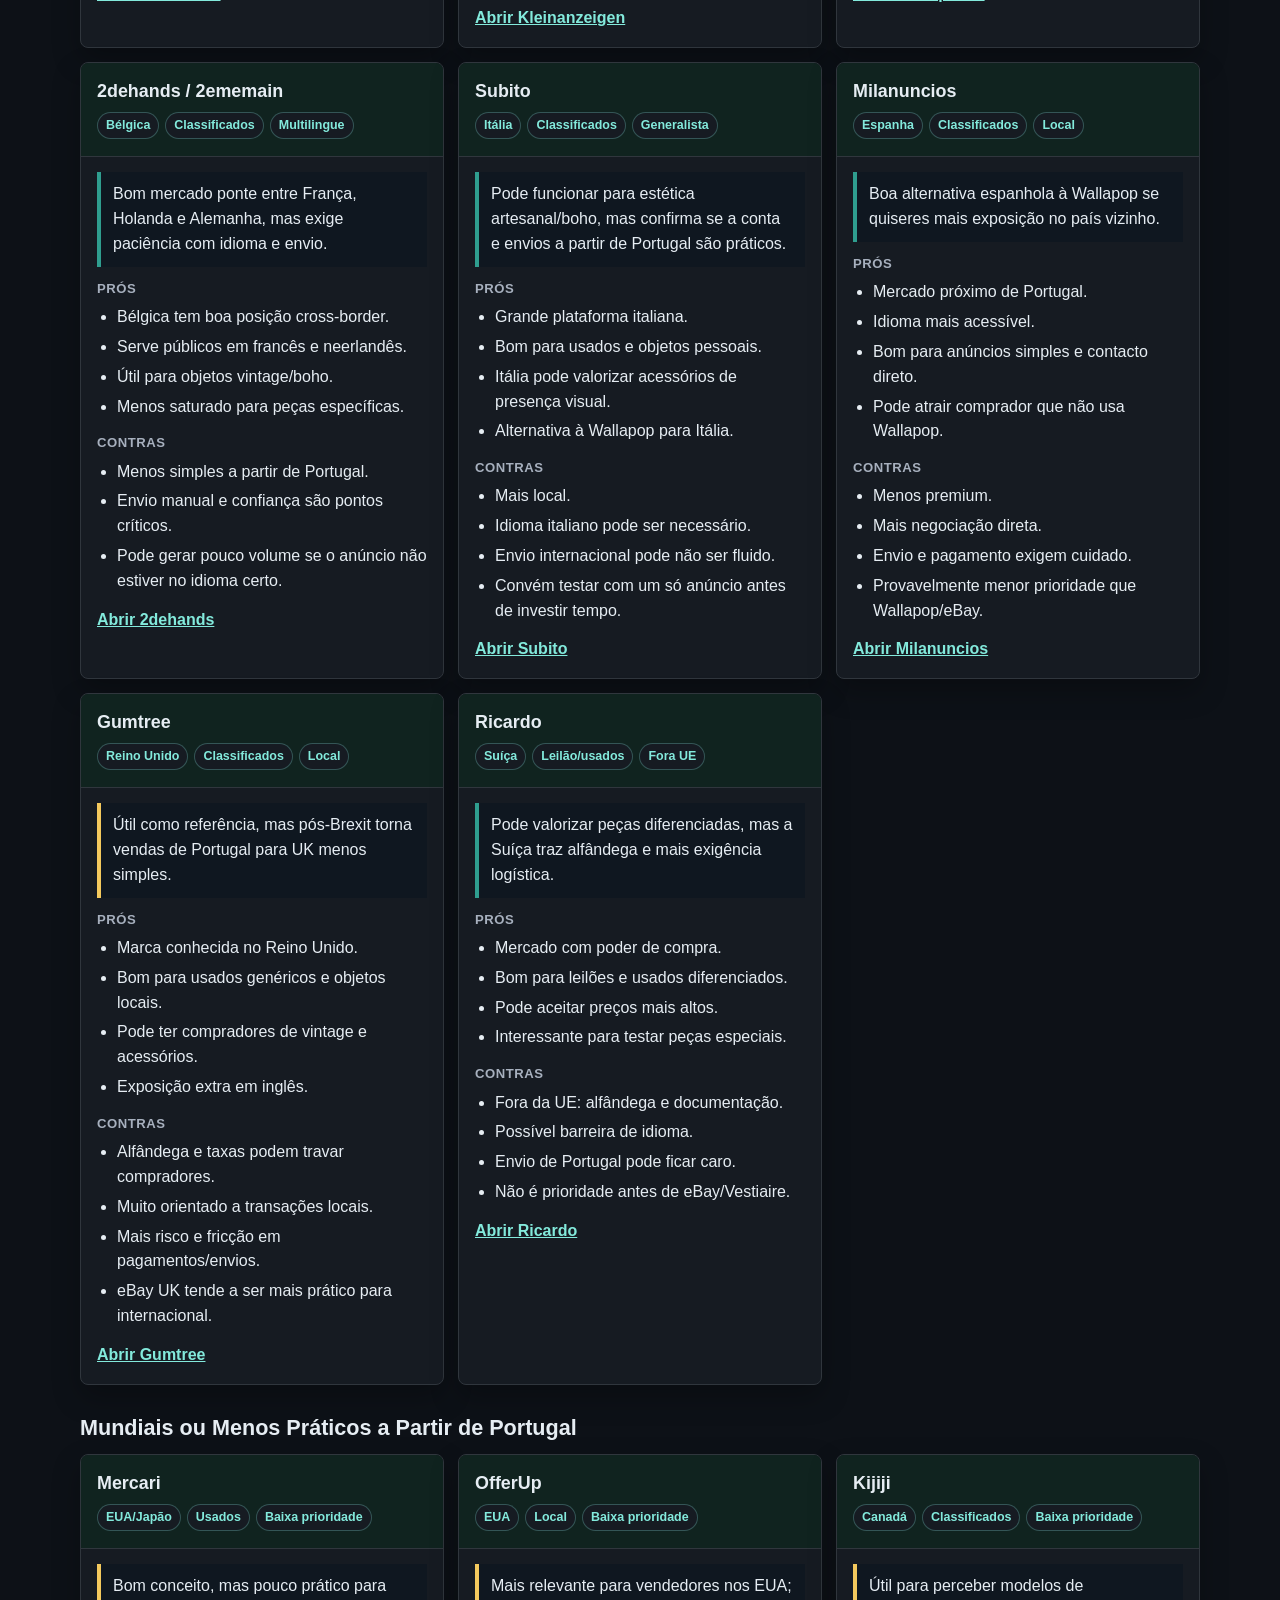
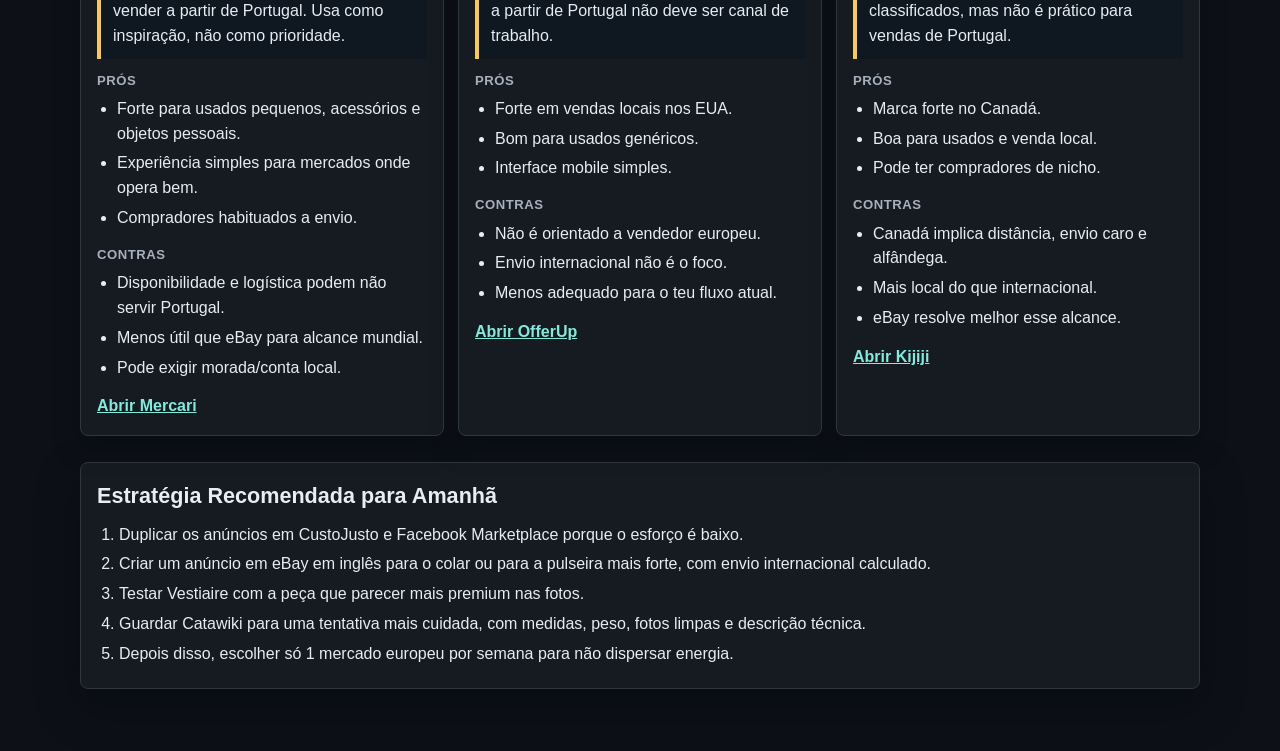
<file: plataformas-venda.html>
<!doctype html>
<html lang="pt-PT">
<head>
  <meta charset="utf-8">
  <meta name="viewport" content="width=device-width, initial-scale=1">
  <title>Guia de Plataformas para Vender Usados</title>
  <style>
    :root {
      color-scheme: dark;
      --bg: #0d1117;
      --paper: #161b22;
      --ink: #e6edf3;
      --muted: #a7b0be;
      --line: #30363d;
      --accent: #2f9e8f;
      --accent-dark: #83eadc;
      --soft: #10231f;
      --warn: #f4c95d;
      --shadow: 0 18px 44px rgba(0, 0, 0, 0.34);
    }

    * { box-sizing: border-box; }

    body {
      margin: 0;
      font-family: Arial, Helvetica, sans-serif;
      background: var(--bg);
      color: var(--ink);
      line-height: 1.55;
    }

    header {
      background: linear-gradient(135deg, #09211f 0%, #0f3f39 58%, #12312f 100%);
      color: #ffffff;
      padding: 30px 18px 26px;
    }

    .wrap {
      width: min(1120px, calc(100% - 32px));
      margin: 0 auto;
    }

    h1 {
      margin: 0 0 8px;
      font-size: clamp(1.9rem, 4vw, 3rem);
      line-height: 1.05;
      letter-spacing: 0;
    }

    .subtitle {
      max-width: 820px;
      margin: 0;
      color: rgba(230, 237, 243, 0.84);
    }

    main { padding: 22px 0 44px; }

    .top-actions {
      display: flex;
      flex-wrap: wrap;
      gap: 10px;
      margin-bottom: 18px;
    }

    .button {
      min-height: 44px;
      border-radius: 8px;
      background: var(--accent);
      color: #ffffff;
      display: inline-flex;
      align-items: center;
      justify-content: center;
      padding: 10px 14px;
      font-weight: 700;
      text-decoration: none;
    }

    .button.secondary { background: #374151; }
    .button:hover { background: #208276; }
    .button.secondary:hover { background: #4b5563; }

    .summary {
      border: 1px solid var(--line);
      border-radius: 8px;
      background: var(--paper);
      padding: 16px;
      box-shadow: var(--shadow);
      margin-bottom: 18px;
    }

    .summary h2,
    .section-title {
      margin: 0 0 10px;
      font-size: 1.35rem;
      letter-spacing: 0;
    }

    .summary ol {
      margin: 0;
      padding-left: 22px;
    }

    .grid {
      display: grid;
      grid-template-columns: repeat(auto-fit, minmax(310px, 1fr));
      gap: 14px;
      margin-bottom: 26px;
    }

    article {
      border: 1px solid var(--line);
      border-radius: 8px;
      background: var(--paper);
      box-shadow: 0 12px 28px rgba(0, 0, 0, 0.26);
      overflow: hidden;
    }

    .head {
      padding: 15px 16px 12px;
      background: var(--soft);
      border-bottom: 1px solid var(--line);
    }

    .head h3 {
      margin: 0 0 6px;
      font-size: 1.12rem;
      letter-spacing: 0;
    }

    .meta {
      display: flex;
      flex-wrap: wrap;
      gap: 6px;
      margin: 0;
      padding: 0;
      list-style: none;
    }

    .meta li {
      border: 1px solid rgba(131, 234, 220, 0.28);
      border-radius: 999px;
      background: var(--paper);
      color: var(--accent-dark);
      padding: 3px 8px;
      font-size: 0.78rem;
      font-weight: 700;
    }

    .body { padding: 15px 16px 16px; }

    h4 {
      margin: 0 0 6px;
      font-size: 0.82rem;
      color: var(--muted);
      text-transform: uppercase;
      letter-spacing: 0.04em;
    }

    ul {
      margin: 0 0 14px;
      padding-left: 20px;
    }

    li { margin-bottom: 5px; }

    .verdict {
      border-left: 4px solid var(--accent);
      background: #0f1720;
      padding: 10px 12px;
      margin: 0 0 12px;
    }

    .caution { border-left-color: var(--warn); }

    .links {
      display: flex;
      flex-wrap: wrap;
      gap: 8px;
      margin-top: 10px;
    }

    .links a {
      color: var(--accent-dark);
      font-weight: 700;
    }

    .note {
      color: var(--muted);
      margin: 0 0 18px;
    }

    @media (max-width: 700px) {
      .grid { grid-template-columns: 1fr; }
    }
  </style>
</head>
<body>
  <header>
    <div class="wrap">
      <h1>Guia de Plataformas para Vender Usados</h1>
      <p class="subtitle">Prós, contras e prioridade prática para vender peças diferenciadas, especialmente prata, acessórios com estilo Índia, vintage, boho e objetos de segunda mão com margem.</p>
    </div>
  </header>

  <main>
    <div class="wrap">
      <div class="top-actions">
        <a class="button" href="anuncios-usados.html">Voltar ao index dos anúncios</a>
        <a class="button secondary" href="#prioridade">Ver prioridade rápida</a>
      </div>

      <section class="summary" id="prioridade">
        <h2>Prioridade Rápida</h2>
        <ol>
          <li>Publicar primeiro em Vinted, Wallapop, OLX, Facebook Marketplace e CustoJusto para validar procura e preço.</li>
          <li>Usar Vestiaire e eBay para compradores internacionais e peças com descrição mais cuidada.</li>
          <li>Testar Catawiki se quiseres perceber se a peça pode subir por leilão.</li>
          <li>Experimentar mercados por país, como Leboncoin, Kleinanzeigen e Marktplaats, quando tiveres tempo para gerir mensagens e envio manual.</li>
          <li>Deixar Depop/Etsy para quando quiseres trabalhar melhor a estética, storytelling e público de nicho.</li>
        </ol>
      </section>

      <h2 class="section-title">Plataformas Atuais e Prioritárias</h2>
      <div class="grid">
        <article>
          <div class="head">
            <h3>Vinted</h3>
            <ul class="meta"><li>Europa</li><li>Moda/acessórios</li><li>Envio integrado</li></ul>
          </div>
          <div class="body">
            <p class="verdict">É a base principal: simples, rápida e muito adequada para acessórios usados com preço acessível.</p>
            <h4>Prós</h4>
            <ul>
              <li>Muito tráfego em Portugal e Europa.</li>
              <li>Processo de venda simples e familiar.</li>
              <li>Bom para compradores que já aceitam usado, vintage e acessórios.</li>
              <li>Envio integrado e pontos de entrega tornam a logística leve.</li>
              <li>Boa para testar preços rapidamente.</li>
              <li>Sem necessidade de construir loja ou reputação complexa no início.</li>
            </ul>
            <h4>Contras</h4>
            <ul>
              <li>Compradores tendem a negociar muito.</li>
              <li>Peças sem marca podem ser subvalorizadas.</li>
              <li>Muita concorrência visual; fotos têm de puxar pela peça.</li>
              <li>Pode não ser o melhor sítio para obter preço premium.</li>
              <li>Descrição demasiado longa pode ser pouco lida.</li>
            </ul>
            <div class="links"><a href="https://www.vinted.pt/" target="_blank" rel="noopener">Abrir Vinted</a></div>
          </div>
        </article>

        <article>
          <div class="head">
            <h3>Wallapop</h3>
            <ul class="meta"><li>Portugal/Espanha</li><li>Generalista</li><li>Envios limitados</li></ul>
          </div>
          <div class="body">
            <p class="verdict">Boa para Portugal e Espanha, sobretudo se quiseres vender com conversa direta e preço ligeiramente flexível.</p>
            <h4>Prós</h4>
            <ul>
              <li>Boa visibilidade ibérica.</li>
              <li>Fácil publicar e responder.</li>
              <li>Funciona bem para objetos diferenciados e usados em geral.</li>
              <li>Menos “moda pura” do que Vinted, o que pode ajudar peças fora do comum.</li>
              <li>Bom para testar títulos alternativos.</li>
            </ul>
            <h4>Contras</h4>
            <ul>
              <li>Internacionalização mais limitada do que eBay/Vinted.</li>
              <li>Negociação direta pode consumir tempo.</li>
              <li>Compradores locais podem esperar preços mais baixos.</li>
              <li>Convém confirmar sempre condições de envio por país.</li>
            </ul>
            <div class="links"><a href="https://pt.wallapop.com/app/catalog/published" target="_blank" rel="noopener">Abrir Wallapop</a></div>
          </div>
        </article>

        <article>
          <div class="head">
            <h3>OLX</h3>
            <ul class="meta"><li>Portugal</li><li>Generalista</li><li>Venda direta</li></ul>
          </div>
          <div class="body">
            <p class="verdict">Bom para apanhar compradores portugueses fora da bolha Vinted, especialmente quem pesquisa prata, acessórios ou usados locais.</p>
            <h4>Prós</h4>
            <ul>
              <li>Grande reconhecimento em Portugal.</li>
              <li>Bom para anúncios simples e contacto direto.</li>
              <li>Pode atrair compradores mais velhos ou menos presentes na Vinted.</li>
              <li>Útil para testar termos como prata, indiana, vintage e artesanal.</li>
              <li>Funciona para venda local e envio combinado por mensagem.</li>
            </ul>
            <h4>Contras</h4>
            <ul>
              <li>Mais mensagens sem compra real.</li>
              <li>Mais necessidade de filtrar propostas baixas.</li>
              <li>Menos experiência de envio integrada estilo Vinted.</li>
              <li>Pode exigir mais cuidado com pagamentos e burlas.</li>
            </ul>
            <div class="links"><a href="https://www.olx.pt/myaccount/" target="_blank" rel="noopener">Abrir OLX</a></div>
          </div>
        </article>

        <article>
          <div class="head">
            <h3>Facebook Marketplace</h3>
            <ul class="meta"><li>Local/global</li><li>Grupos</li><li>Negociação</li></ul>
          </div>
          <div class="body">
            <p class="verdict">Forte para exposição local e grupos de nicho, mas exige mais triagem de mensagens.</p>
            <h4>Prós</h4>
            <ul>
              <li>Muito alcance local.</li>
              <li>Podes publicar também em grupos de venda, vintage, acessórios ou moda alternativa.</li>
              <li>Bom para negociar rápido.</li>
              <li>Permite mostrar perfil real, o que pode gerar confiança.</li>
              <li>Útil para testar procura sem depender de uma plataforma só.</li>
            </ul>
            <h4>Contras</h4>
            <ul>
              <li>Muitas mensagens pouco sérias.</li>
              <li>Menos estrutura de pagamento/envio.</li>
              <li>Mais risco de tentativas de burla.</li>
              <li>Internacional é possível, mas pouco prático para pequenos vendedores.</li>
              <li>Exige disciplina: não sair da plataforma sem confirmar segurança.</li>
            </ul>
            <div class="links"><a href="https://www.facebook.com/marketplace/you/selling" target="_blank" rel="noopener">Abrir Facebook Marketplace</a></div>
          </div>
        </article>

        <article>
          <div class="head">
            <h3>CustoJusto</h3>
            <ul class="meta"><li>Portugal</li><li>Classificados</li><li>Generalista</li></ul>
          </div>
          <div class="body">
            <p class="verdict">Vale a pena para o mercado português, sobretudo por ser simples e mais abrangente do que plataformas só de moda.</p>
            <h4>Prós</h4>
            <ul>
              <li>Focado em classificados portugueses.</li>
              <li>Bom para usados, antiguidades, coleções, vestuário e acessórios.</li>
              <li>Menos saturado que Vinted em acessórios de moda.</li>
              <li>Permite apanhar compradores que pesquisam fora das apps de moda.</li>
              <li>Publicação simples para testar procura.</li>
            </ul>
            <h4>Contras</h4>
            <ul>
              <li>Menos alcance internacional.</li>
              <li>Envio e pagamento podem exigir combinação manual.</li>
              <li>Pode ter menos compradores dispostos a pagar premium.</li>
              <li>Requer boa descrição para distinguir a peça de bijuteria comum.</li>
            </ul>
            <div class="links"><a href="https://www.custojusto.pt/" target="_blank" rel="noopener">Abrir CustoJusto</a></div>
          </div>
        </article>

        <article>
          <div class="head">
            <h3>Flashy</h3>
            <ul class="meta"><li>Portugal</li><li>Moda</li><li>Curadoria</li></ul>
          </div>
          <div class="body">
            <p class="verdict">Pode fazer sentido se a plataforma estiver ativa para o teu tipo de peça e se quiseres manter tudo em canais portugueses.</p>
            <h4>Prós</h4>
            <ul>
              <li>Mais focada em moda do que classificados genéricos.</li>
              <li>Boa para reaproveitar fotos e textos já preparados.</li>
              <li>Pode ter público interessado em acessórios e peças de estilo.</li>
              <li>Menos trabalho se já tens conta/listings.</li>
            </ul>
            <h4>Contras</h4>
            <ul>
              <li>Menor alcance internacional.</li>
              <li>Volume de compradores pode ser inferior a Vinted/OLX.</li>
              <li>Convém comparar velocidade real de mensagens e vendas.</li>
            </ul>
            <div class="links"><a href="https://flashy.pt/my-listings" target="_blank" rel="noopener">Abrir Flashy</a></div>
          </div>
        </article>
      </div>

      <h2 class="section-title">Internacionais e Nicho</h2>
      <div class="grid">
        <article>
          <div class="head">
            <h3>Vestiaire Collective</h3>
            <ul class="meta"><li>Internacional</li><li>Premium</li><li>Joias</li></ul>
          </div>
          <div class="body">
            <p class="verdict">A melhor hipótese para reposicionar a peça como acessório premium/vintage, desde que a apresentação esteja impecável.</p>
            <h4>Prós</h4>
            <ul>
              <li>Público mais disposto a pagar por peças especiais.</li>
              <li>Boa associação a moda, acessórios e joalharia.</li>
              <li>Alcance internacional superior ao OLX/CustoJusto.</li>
              <li>Em muitos casos há etiqueta pré-paga para o vendedor.</li>
              <li>Mais confiança para comprador em peças de valor.</li>
              <li>Boa para testar preço mais alto do que Vinted.</li>
            </ul>
            <h4>Contras</h4>
            <ul>
              <li>Peças sem marca podem ter menos tração.</li>
              <li>Descrição precisa de ser mais rigorosa: metal, peso, estado, medidas, origem e defeitos.</li>
              <li>Pode exigir autenticação/validação ou maior escrutínio.</li>
              <li>Taxas e regras podem reduzir margem dependendo do caso.</li>
              <li>Não é tão rápida para venda barata/impulsiva.</li>
            </ul>
            <div class="links">
              <a href="https://www.vestiairecollective.com/" target="_blank" rel="noopener">Abrir Vestiaire</a>
              <a href="https://faq.vestiairecollective.com/hc/en-gb/articles/4417224588817-Seller-Selling-Jewels-Gemstones-on-Vestiaire-Collective" target="_blank" rel="noopener">Regras de joias</a>
            </div>
          </div>
        </article>

        <article>
          <div class="head">
            <h3>eBay</h3>
            <ul class="meta"><li>Mundial</li><li>Leilão/preço fixo</li><li>Usados</li></ul>
          </div>
          <div class="body">
            <p class="verdict">A plataforma mais forte para alcance mundial e para compradores que procuram exatamente “Indian silver bracelet/necklace”.</p>
            <h4>Prós</h4>
            <ul>
              <li>Alcance global real.</li>
              <li>Bom para nichos: prata, vintage, boho, étnico, colecionável.</li>
              <li>Permite preço fixo, propostas e leilão.</li>
              <li>Compradores pesquisam por palavras-chave específicas.</li>
              <li>Melhor para testar título em inglês e envio internacional.</li>
              <li>Pode valorizar peso e detalhe se a descrição for técnica.</li>
            </ul>
            <h4>Contras</h4>
            <ul>
              <li>Mais complexo: taxas, envio, tracking, disputas e alfândega.</li>
              <li>Exige conta bem configurada e reputação.</li>
              <li>Fotos e títulos em inglês precisam de cuidado.</li>
              <li>Envios fora da UE podem criar dúvidas de taxas para comprador.</li>
              <li>Precisas calcular margem com embalagem, seguro e tracking.</li>
            </ul>
            <div class="links"><a href="https://www.ebay.com/" target="_blank" rel="noopener">Abrir eBay</a></div>
          </div>
        </article>

        <article>
          <div class="head">
            <h3>Catawiki</h3>
            <ul class="meta"><li>Leilão</li><li>Curadoria</li><li>Internacional</li></ul>
          </div>
          <div class="body">
            <p class="verdict">Boa para descobrir se a peça tem valor de leilão, mas só compensa se a apresentação for forte e a peça parecer especial.</p>
            <h4>Prós</h4>
            <ul>
              <li>Compradores internacionais habituados a objetos especiais.</li>
              <li>Formato de leilão pode subir preço se houver interesse.</li>
              <li>Boa para prata, colecionáveis, vintage e objetos com história.</li>
              <li>Comprador paga custos de envio definidos no anúncio.</li>
              <li>Mais credibilidade do que classificados simples.</li>
            </ul>
            <h4>Contras</h4>
            <ul>
              <li>Pode haver triagem/curadoria antes de aceitar o lote.</li>
              <li>Venda não é imediata.</li>
              <li>Precisas descrever peso, medidas, estado e material com rigor.</li>
              <li>Se a peça não for percebida como especial, pode não compensar.</li>
              <li>Envio deve ser muito bem embalado e rastreado.</li>
            </ul>
            <div class="links"><a href="https://www.catawiki.com/" target="_blank" rel="noopener">Abrir Catawiki</a></div>
          </div>
        </article>

        <article>
          <div class="head">
            <h3>Etsy</h3>
            <ul class="meta"><li>Vintage/handmade</li><li>Mundial</li><li>Loja</li></ul>
          </div>
          <div class="body">
            <p class="verdict caution">Só usar se conseguires enquadrar a peça corretamente: vintage real, artesanal ou curadoria permitida. Não chamar vintage sem certeza.</p>
            <h4>Prós</h4>
            <ul>
              <li>Público interessado em peças especiais, boho, handmade e vintage.</li>
              <li>Alcance internacional e pesquisa por estilo.</li>
              <li>Boa para construir uma loja com estética coerente.</li>
              <li>Compradores aceitam storytelling e descrições longas.</li>
              <li>Peças de prata com boa fotografia podem parecer mais premium.</li>
            </ul>
            <h4>Contras</h4>
            <ul>
              <li>Regras rígidas: vintage tem de ter pelo menos 20 anos.</li>
              <li>Não é ideal para revenda genérica de usado recente.</li>
              <li>Requer mais trabalho de loja, políticas e SEO.</li>
              <li>Taxas/listing fees podem pesar em poucos produtos.</li>
              <li>Envio internacional fica mais por tua conta em Portugal.</li>
            </ul>
            <div class="links">
              <a href="https://www.etsy.com/" target="_blank" rel="noopener">Abrir Etsy</a>
              <a href="https://www.etsy.com/legal/policy/vintage-items-on-etsy/242665563649" target="_blank" rel="noopener">Regra vintage</a>
            </div>
          </div>
        </article>

        <article>
          <div class="head">
            <h3>Depop</h3>
            <ul class="meta"><li>Jovem</li><li>Street/boho</li><li>Internacional manual</li></ul>
          </div>
          <div class="body">
            <p class="verdict">Interessante para estética alternativa, mas não é prioridade se queres envio integrado fácil a partir de Portugal.</p>
            <h4>Prós</h4>
            <ul>
              <li>Público jovem e visualmente orientado.</li>
              <li>Bom para boho, alternativo, rock e streetwear.</li>
              <li>Permite vender estilo, não só produto.</li>
              <li>Pode funcionar bem com fotos ao corpo/pulso/pescoço.</li>
            </ul>
            <h4>Contras</h4>
            <ul>
              <li>Envio integrado é limitado por país.</li>
              <li>A partir de Portugal podes ter de organizar tudo manualmente.</li>
              <li>Menos natural para joalharia sem marca do que Vinted/Vestiaire.</li>
              <li>Exige presença visual e alguma dinâmica social.</li>
            </ul>
            <div class="links"><a href="https://www.depop.com/" target="_blank" rel="noopener">Abrir Depop</a></div>
          </div>
        </article>
      </div>

      <h2 class="section-title">Classificados Europeus por País</h2>
      <p class="note">Estas plataformas podem funcionar, mas muitas são locais. O maior trabalho será gerir idioma, confiança, pagamento e envio manual.</p>
      <div class="grid">
        <article>
          <div class="head">
            <h3>Leboncoin</h3>
            <ul class="meta"><li>França</li><li>Classificados</li><li>Local forte</li></ul>
          </div>
          <div class="body">
            <p class="verdict">Vale como teste em França se conseguires responder em francês e combinar envio.</p>
            <h4>Prós</h4>
            <ul><li>Enorme mercado francês.</li><li>Bom para objetos usados, vintage e diferenciados.</li><li>Pode atrair compradores fora da Vinted.</li><li>França valoriza estética vintage/boho.</li></ul>
            <h4>Contras</h4>
            <ul><li>Muito local.</li><li>Idioma pode travar conversas.</li><li>Envio/pagamento podem exigir solução manual.</li><li>Mais fricção para vendedor em Portugal.</li></ul>
            <div class="links"><a href="https://www.leboncoin.fr/" target="_blank" rel="noopener">Abrir Leboncoin</a></div>
          </div>
        </article>

        <article>
          <div class="head">
            <h3>Kleinanzeigen</h3>
            <ul class="meta"><li>Alemanha</li><li>Classificados</li><li>Grande volume</li></ul>
          </div>
          <div class="body">
            <p class="verdict">Mercado enorme, mas só faz sentido se estiveres disposto a gerir alemão/inglês e envio internacional.</p>
            <h4>Prós</h4>
            <ul><li>Muitos compradores ativos.</li><li>Bom para usados e objetos de nicho.</li><li>Alemanha tem público forte para prata e peças alternativas.</li><li>Possível receber mensagens de compradores sérios.</li></ul>
            <h4>Contras</h4>
            <ul><li>Muito orientado a venda local.</li><li>Pode haver desconfiança com envio de Portugal.</li><li>Idioma e pagamentos complicam.</li><li>Não é tão fluido como Vinted/eBay.</li></ul>
            <div class="links"><a href="https://www.kleinanzeigen.de/" target="_blank" rel="noopener">Abrir Kleinanzeigen</a></div>
          </div>
        </article>

        <article>
          <div class="head">
            <h3>Marktplaats</h3>
            <ul class="meta"><li>Países Baixos</li><li>Usados</li><li>Design/vintage</li></ul>
          </div>
          <div class="body">
            <p class="verdict">Bom para testar Holanda se tiveres títulos em inglês e aceitares combinar envio.</p>
            <h4>Prós</h4>
            <ul><li>Mercado neerlandês forte em segunda mão.</li><li>Compradores habituados a objetos vintage e design.</li><li>Pode funcionar para acessórios de estilo.</li><li>Boa alternativa fora do circuito Vinted.</li></ul>
            <h4>Contras</h4>
            <ul><li>Logística menos direta.</li><li>Mais local do que internacional.</li><li>Pode exigir mensagens em inglês/neerlandês.</li><li>Precisas proteger pagamento e envio.</li></ul>
            <div class="links"><a href="https://www.marktplaats.nl/" target="_blank" rel="noopener">Abrir Marktplaats</a></div>
          </div>
        </article>

        <article>
          <div class="head">
            <h3>2dehands / 2ememain</h3>
            <ul class="meta"><li>Bélgica</li><li>Classificados</li><li>Multilingue</li></ul>
          </div>
          <div class="body">
            <p class="verdict">Bom mercado ponte entre França, Holanda e Alemanha, mas exige paciência com idioma e envio.</p>
            <h4>Prós</h4>
            <ul><li>Bélgica tem boa posição cross-border.</li><li>Serve públicos em francês e neerlandês.</li><li>Útil para objetos vintage/boho.</li><li>Menos saturado para peças específicas.</li></ul>
            <h4>Contras</h4>
            <ul><li>Menos simples a partir de Portugal.</li><li>Envio manual e confiança são pontos críticos.</li><li>Pode gerar pouco volume se o anúncio não estiver no idioma certo.</li></ul>
            <div class="links"><a href="https://www.2dehands.be/" target="_blank" rel="noopener">Abrir 2dehands</a></div>
          </div>
        </article>

        <article>
          <div class="head">
            <h3>Subito</h3>
            <ul class="meta"><li>Itália</li><li>Classificados</li><li>Generalista</li></ul>
          </div>
          <div class="body">
            <p class="verdict">Pode funcionar para estética artesanal/boho, mas confirma se a conta e envios a partir de Portugal são práticos.</p>
            <h4>Prós</h4>
            <ul><li>Grande plataforma italiana.</li><li>Bom para usados e objetos pessoais.</li><li>Itália pode valorizar acessórios de presença visual.</li><li>Alternativa à Wallapop para Itália.</li></ul>
            <h4>Contras</h4>
            <ul><li>Mais local.</li><li>Idioma italiano pode ser necessário.</li><li>Envio internacional pode não ser fluido.</li><li>Convém testar com um só anúncio antes de investir tempo.</li></ul>
            <div class="links"><a href="https://www.subito.it/" target="_blank" rel="noopener">Abrir Subito</a></div>
          </div>
        </article>

        <article>
          <div class="head">
            <h3>Milanuncios</h3>
            <ul class="meta"><li>Espanha</li><li>Classificados</li><li>Local</li></ul>
          </div>
          <div class="body">
            <p class="verdict">Boa alternativa espanhola à Wallapop se quiseres mais exposição no país vizinho.</p>
            <h4>Prós</h4>
            <ul><li>Mercado próximo de Portugal.</li><li>Idioma mais acessível.</li><li>Bom para anúncios simples e contacto direto.</li><li>Pode atrair comprador que não usa Wallapop.</li></ul>
            <h4>Contras</h4>
            <ul><li>Menos premium.</li><li>Mais negociação direta.</li><li>Envio e pagamento exigem cuidado.</li><li>Provavelmente menor prioridade que Wallapop/eBay.</li></ul>
            <div class="links"><a href="https://www.milanuncios.com/" target="_blank" rel="noopener">Abrir Milanuncios</a></div>
          </div>
        </article>

        <article>
          <div class="head">
            <h3>Gumtree</h3>
            <ul class="meta"><li>Reino Unido</li><li>Classificados</li><li>Local</li></ul>
          </div>
          <div class="body">
            <p class="verdict caution">Útil como referência, mas pós-Brexit torna vendas de Portugal para UK menos simples.</p>
            <h4>Prós</h4>
            <ul><li>Marca conhecida no Reino Unido.</li><li>Bom para usados genéricos e objetos locais.</li><li>Pode ter compradores de vintage e acessórios.</li><li>Exposição extra em inglês.</li></ul>
            <h4>Contras</h4>
            <ul><li>Alfândega e taxas podem travar compradores.</li><li>Muito orientado a transações locais.</li><li>Mais risco e fricção em pagamentos/envios.</li><li>eBay UK tende a ser mais prático para internacional.</li></ul>
            <div class="links"><a href="https://www.gumtree.com/" target="_blank" rel="noopener">Abrir Gumtree</a></div>
          </div>
        </article>

        <article>
          <div class="head">
            <h3>Ricardo</h3>
            <ul class="meta"><li>Suíça</li><li>Leilão/usados</li><li>Fora UE</li></ul>
          </div>
          <div class="body">
            <p class="verdict">Pode valorizar peças diferenciadas, mas a Suíça traz alfândega e mais exigência logística.</p>
            <h4>Prós</h4>
            <ul><li>Mercado com poder de compra.</li><li>Bom para leilões e usados diferenciados.</li><li>Pode aceitar preços mais altos.</li><li>Interessante para testar peças especiais.</li></ul>
            <h4>Contras</h4>
            <ul><li>Fora da UE: alfândega e documentação.</li><li>Possível barreira de idioma.</li><li>Envio de Portugal pode ficar caro.</li><li>Não é prioridade antes de eBay/Vestiaire.</li></ul>
            <div class="links"><a href="https://www.ricardo.ch/" target="_blank" rel="noopener">Abrir Ricardo</a></div>
          </div>
        </article>
      </div>

      <h2 class="section-title">Mundiais ou Menos Práticos a Partir de Portugal</h2>
      <div class="grid">
        <article>
          <div class="head">
            <h3>Mercari</h3>
            <ul class="meta"><li>EUA/Japão</li><li>Usados</li><li>Baixa prioridade</li></ul>
          </div>
          <div class="body">
            <p class="verdict caution">Bom conceito, mas pouco prático para vender a partir de Portugal. Usa como inspiração, não como prioridade.</p>
            <h4>Prós</h4>
            <ul><li>Forte para usados pequenos, acessórios e objetos pessoais.</li><li>Experiência simples para mercados onde opera bem.</li><li>Compradores habituados a envio.</li></ul>
            <h4>Contras</h4>
            <ul><li>Disponibilidade e logística podem não servir Portugal.</li><li>Menos útil que eBay para alcance mundial.</li><li>Pode exigir morada/conta local.</li></ul>
            <div class="links"><a href="https://www.mercari.com/" target="_blank" rel="noopener">Abrir Mercari</a></div>
          </div>
        </article>

        <article>
          <div class="head">
            <h3>OfferUp</h3>
            <ul class="meta"><li>EUA</li><li>Local</li><li>Baixa prioridade</li></ul>
          </div>
          <div class="body">
            <p class="verdict caution">Mais relevante para vendedores nos EUA; a partir de Portugal não deve ser canal de trabalho.</p>
            <h4>Prós</h4>
            <ul><li>Forte em vendas locais nos EUA.</li><li>Bom para usados genéricos.</li><li>Interface mobile simples.</li></ul>
            <h4>Contras</h4>
            <ul><li>Não é orientado a vendedor europeu.</li><li>Envio internacional não é o foco.</li><li>Menos adequado para o teu fluxo atual.</li></ul>
            <div class="links"><a href="https://offerup.com/" target="_blank" rel="noopener">Abrir OfferUp</a></div>
          </div>
        </article>

        <article>
          <div class="head">
            <h3>Kijiji</h3>
            <ul class="meta"><li>Canadá</li><li>Classificados</li><li>Baixa prioridade</li></ul>
          </div>
          <div class="body">
            <p class="verdict caution">Útil para perceber modelos de classificados, mas não é prático para vendas de Portugal.</p>
            <h4>Prós</h4>
            <ul><li>Marca forte no Canadá.</li><li>Boa para usados e venda local.</li><li>Pode ter compradores de nicho.</li></ul>
            <h4>Contras</h4>
            <ul><li>Canadá implica distância, envio caro e alfândega.</li><li>Mais local do que internacional.</li><li>eBay resolve melhor esse alcance.</li></ul>
            <div class="links"><a href="https://www.kijiji.ca/" target="_blank" rel="noopener">Abrir Kijiji</a></div>
          </div>
        </article>
      </div>

      <section class="summary">
        <h2>Estratégia Recomendada para Amanhã</h2>
        <ol>
          <li>Duplicar os anúncios em CustoJusto e Facebook Marketplace porque o esforço é baixo.</li>
          <li>Criar um anúncio em eBay em inglês para o colar ou para a pulseira mais forte, com envio internacional calculado.</li>
          <li>Testar Vestiaire com a peça que parecer mais premium nas fotos.</li>
          <li>Guardar Catawiki para uma tentativa mais cuidada, com medidas, peso, fotos limpas e descrição técnica.</li>
          <li>Depois disso, escolher só 1 mercado europeu por semana para não dispersar energia.</li>
        </ol>
      </section>
    </div>
  </main>
</body>
</html>
</file>
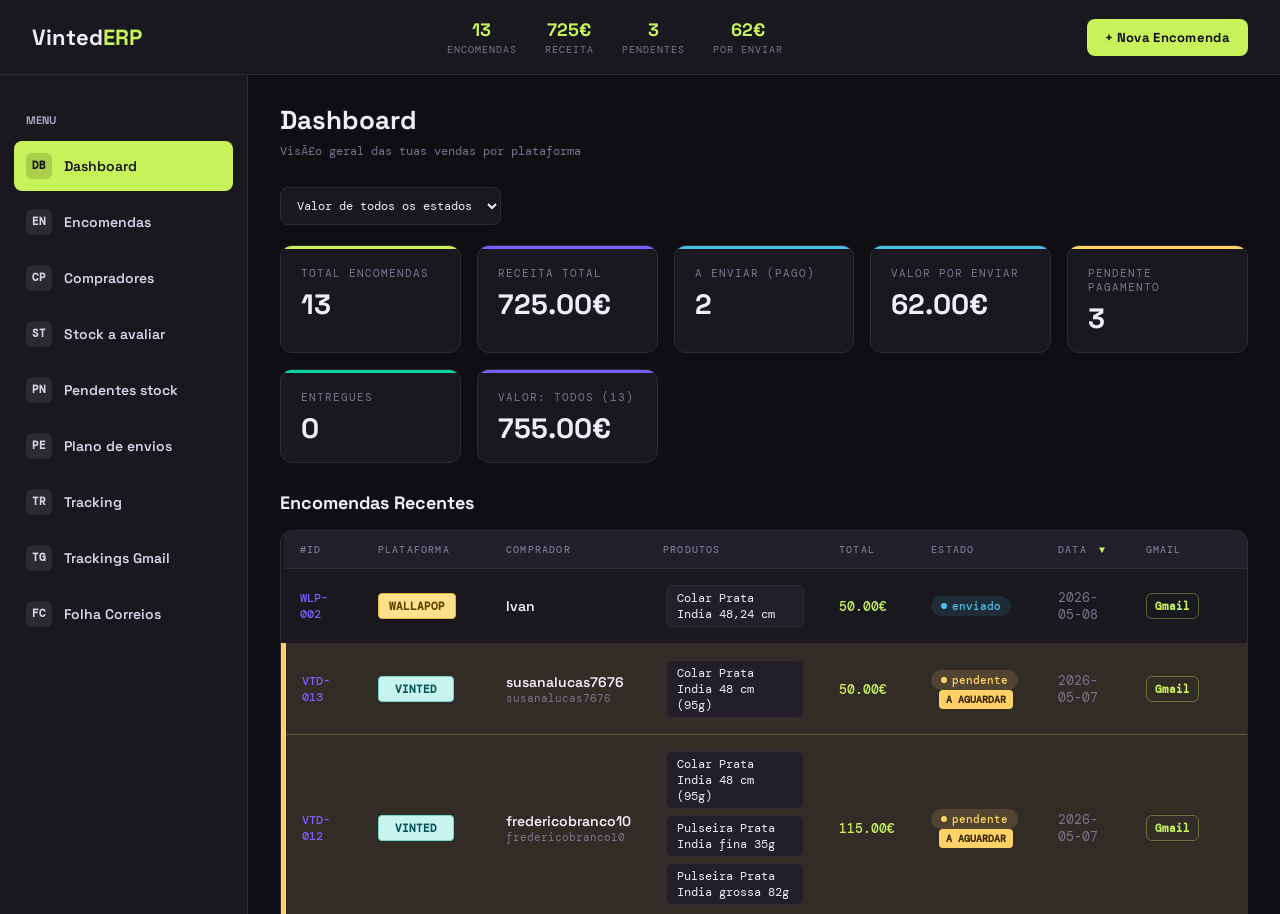
<file: vinted-erp-real.html>
﻿<!DOCTYPE html>
<html lang="pt">
<head>
<meta charset="UTF-8">
<meta name="viewport" content="width=device-width, initial-scale=1.0">
<title>VintedERP â€” GestÃ£o de Encomendas</title>
<link href="https://fonts.googleapis.com/css2?family=Space+Grotesk:wght@500;600;700&family=DM+Mono:wght@300;400;500&display=swap" rel="stylesheet">
<style>
  :root {
    --bg: #0f0e13;
    --surface: #19181f;
    --surface2: #221f2b;
    --border: #2e2b39;
    --accent: #c8f25a;
    --accent2: #7c5cfc;
    --text: #f0edf8;
    --muted: #7a748f;
    --red: #ff5c6a;
    --yellow: #ffd166;
    --green: #06d6a0;
    --blue: #48bfe3;
    --radius: 12px;
    --radius-sm: 8px;
  }

  * { box-sizing: border-box; margin: 0; padding: 0; }

  body {
    font-family: 'DM Mono', monospace;
    background: var(--bg);
    color: var(--text);
    min-height: 100vh;
    font-size: 13px;
  }

  /* HEADER */
  header {
    display: flex;
    align-items: center;
    justify-content: space-between;
    padding: 18px 32px;
    border-bottom: 1px solid var(--border);
    background: var(--surface);
    position: sticky;
    top: 0;
    z-index: 100;
  }

  .logo {
    font-family: 'Space Grotesk', sans-serif;
    font-weight: 700;
    font-size: 22px;
    letter-spacing: 0;
  }

  .logo span { color: var(--accent); }

  .header-stats {
    display: flex;
    gap: 28px;
  }

  .stat-pill {
    display: flex;
    flex-direction: column;
    align-items: center;
    gap: 2px;
  }

  .stat-pill .val {
    font-family: 'Space Grotesk', sans-serif;
    font-weight: 700;
    font-size: 18px;
    color: var(--accent);
  }

  .stat-pill .lbl {
    color: var(--muted);
    font-size: 10px;
    text-transform: uppercase;
    letter-spacing: 1px;
  }

  .btn {
    font-family: 'Space Grotesk', sans-serif;
    font-weight: 700;
    font-size: 13px;
    border: none;
    cursor: pointer;
    border-radius: var(--radius-sm);
    padding: 10px 18px;
    transition: all 0.15s;
    letter-spacing: 0.3px;
  }

  .btn-primary {
    background: var(--accent);
    color: #0f0e13;
  }

  .btn-primary:hover { background: #d9ff6e; transform: translateY(-1px); }

  .btn-ghost {
    background: transparent;
    color: var(--muted);
    border: 1px solid var(--border);
  }

  .btn-ghost:hover { color: var(--text); border-color: var(--muted); }

  .btn-danger {
    background: transparent;
    color: var(--red);
    border: 1px solid var(--red);
    font-size: 11px;
    padding: 5px 10px;
  }

  .btn-danger:hover { background: var(--red); color: #fff; }

  /* LAYOUT */
  .app {
    display: flex;
    height: calc(100vh - 61px);
  }

  /* SIDEBAR */
  .sidebar {
    width: 248px;
    flex-shrink: 0;
    border-right: 1px solid var(--border);
    padding: 22px 14px;
    display: flex;
    flex-direction: column;
    gap: 6px;
    background: var(--surface);
  }

  .nav-item {
    display: flex;
    align-items: center;
    gap: 12px;
    padding: 12px 12px;
    border-radius: 8px;
    cursor: pointer;
    color: #d8d3e8;
    transition: all 0.12s;
    font-family: 'Space Grotesk', sans-serif;
    font-size: 14px;
    font-weight: 600;
    line-height: 1.2;
  }

  .nav-item:hover {
    background: #2b2735;
    color: #ffffff;
  }

  .nav-item.active {
    background: var(--accent);
    color: #151515;
  }

  .nav-icon {
    display: inline-flex;
    align-items: center;
    justify-content: center;
    width: 26px;
    height: 26px;
    border-radius: 6px;
    background: rgba(255,255,255,0.08);
    color: inherit;
    font-family: 'DM Mono', monospace;
    font-size: 11px;
    font-weight: 700;
    text-align: center;
    flex-shrink: 0;
  }

  .nav-item.active .nav-icon {
    background: rgba(0,0,0,0.14);
  }

  .nav-section {
    font-family: 'Space Grotesk', sans-serif;
    font-size: 11px;
    text-transform: uppercase;
    letter-spacing: 0;
    color: #aaa3c2;
    padding: 16px 12px 8px;
    font-weight: 700;
  }

  /* MAIN */
  .main {
    flex: 1;
    overflow-y: auto;
    padding: 28px 32px;
    background: var(--bg);
  }

  .page { display: none; }
  .page.active { display: block; }

  .page-title {
    font-family: 'Space Grotesk', sans-serif;
    font-weight: 800;
    font-size: 26px;
    margin-bottom: 6px;
  }

  .page-sub {
    color: var(--muted);
    margin-bottom: 28px;
    font-size: 12px;
  }

  /* SEARCH + FILTERS */
  .toolbar {
    display: flex;
    gap: 12px;
    margin-bottom: 20px;
    align-items: center;
    flex-wrap: wrap;
  }

  .search-box {
    display: flex;
    align-items: center;
    gap: 8px;
    background: var(--surface);
    border: 1px solid var(--border);
    border-radius: var(--radius-sm);
    padding: 0 14px;
    flex: 1;
    max-width: 320px;
  }

  .search-box input {
    background: none;
    border: none;
    outline: none;
    color: var(--text);
    font-family: 'DM Mono', monospace;
    font-size: 13px;
    padding: 9px 0;
    width: 100%;
  }

  .search-box input::placeholder { color: var(--muted); }

  select {
    background: var(--surface);
    border: 1px solid var(--border);
    border-radius: var(--radius-sm);
    color: var(--text);
    font-family: 'DM Mono', monospace;
    font-size: 12px;
    padding: 9px 12px;
    outline: none;
    cursor: pointer;
  }

  select option { background: var(--surface); }

  /* TABLE */
  .table-wrap {
    background: var(--surface);
    border: 1px solid var(--border);
    border-radius: var(--radius);
    overflow: hidden;
  }

  table {
    width: 100%;
    border-collapse: collapse;
  }

  th {
    background: var(--surface2);
    padding: 12px 16px;
    text-align: left;
    font-size: 10px;
    text-transform: uppercase;
    letter-spacing: 1.2px;
    color: var(--muted);
    font-weight: 500;
    border-bottom: 1px solid var(--border);
    white-space: nowrap;
  }

  th.sortable {
    cursor: pointer;
    user-select: none;
  }

  th.sortable:hover {
    color: var(--text);
    background: #2a2634;
  }

  .sort-arrow {
    color: var(--accent);
    display: inline-block;
    margin-left: 5px;
    min-width: 12px;
  }

  td {
    padding: 13px 16px;
    border-bottom: 1px solid var(--border);
    vertical-align: middle;
  }

  tr:last-child td { border-bottom: none; }

  tr:hover td { background: rgba(255,255,255,0.02); }

  tr.row-urgency-pago td {
    background: rgba(255, 122, 89, 0.18);
    border-bottom-color: rgba(255, 122, 89, 0.32);
  }

  tr.row-urgency-pago td:first-child {
    border-left: 5px solid #ff7a59;
  }

  tr.row-urgency-pago:hover td {
    background: rgba(255, 122, 89, 0.26);
  }

  tr.row-urgency-pendente td {
    background: rgba(255, 209, 102, 0.11);
    border-bottom-color: rgba(255, 209, 102, 0.24);
  }

  tr.row-urgency-pendente td:first-child {
    border-left: 5px solid var(--yellow);
  }

  tr.row-urgency-pendente:hover td {
    background: rgba(255, 209, 102, 0.18);
  }

  .urgency-label {
    display: inline-flex;
    align-items: center;
    margin-left: 8px;
    padding: 3px 7px;
    border-radius: 4px;
    font-size: 10px;
    font-weight: 800;
    text-transform: uppercase;
    letter-spacing: 0;
  }

  .urgency-label.ship {
    color: #fff2ec;
    background: #d94d29;
  }

  .urgency-label.wait {
    color: #342400;
    background: var(--yellow);
  }

  .order-id {
    font-weight: 500;
    color: var(--accent2);
    font-size: 12px;
  }

  .buyer-name {
    font-family: 'Space Grotesk', sans-serif;
    font-weight: 600;
    font-size: 14px;
  }

  .price {
    font-weight: 500;
    color: var(--accent);
  }

  /* BADGES */
  .badge {
    display: inline-flex;
    align-items: center;
    gap: 5px;
    padding: 3px 10px;
    border-radius: 100px;
    font-size: 11px;
    font-weight: 500;
    white-space: nowrap;
  }

  .badge::before {
    content: '';
    width: 6px;
    height: 6px;
    border-radius: 50%;
    flex-shrink: 0;
  }

  .badge-pendente { background: rgba(255,209,102,0.15); color: var(--yellow); }
  .badge-pendente::before { background: var(--yellow); }
  .badge-pago { background: rgba(6,214,160,0.12); color: var(--green); }
  .badge-pago::before { background: var(--green); }
  .badge-enviado { background: rgba(72,191,227,0.12); color: var(--blue); }
  .badge-enviado::before { background: var(--blue); }
  .badge-entregue { background: rgba(200,242,90,0.12); color: var(--accent); }
  .badge-entregue::before { background: var(--accent); }
  .badge-cancelado { background: rgba(255,92,106,0.1); color: var(--red); }
  .badge-cancelado::before { background: var(--red); }

  .actions { display: flex; gap: 6px; align-items: center; }

  .btn-icon {
    background: none;
    border: 1px solid var(--border);
    border-radius: 6px;
    color: var(--muted);
    cursor: pointer;
    padding: 5px 8px;
    font-size: 12px;
    transition: all 0.12s;
  }

  .btn-icon:hover { color: var(--text); border-color: var(--muted); }

  .link-stack {
    display: flex;
    flex-wrap: wrap;
    gap: 6px;
    align-items: center;
  }

  .mail-link {
    display: inline-flex;
    align-items: center;
    gap: 5px;
    color: var(--accent);
    text-decoration: none;
    border: 1px solid rgba(200,242,90,0.35);
    border-radius: 6px;
    padding: 5px 8px;
    font-size: 11px;
    font-weight: 700;
    white-space: nowrap;
  }

  .mail-link:hover {
    color: #0f0e13;
    background: var(--accent);
    border-color: var(--accent);
  }

  .mail-link.secondary {
    color: var(--blue);
    border-color: rgba(72,191,227,0.35);
  }

  .mail-link.secondary:hover {
    color: #0f0e13;
    background: var(--blue);
    border-color: var(--blue);
  }

  /* MODAL */
  .modal-overlay {
    position: fixed; inset: 0;
    background: rgba(0,0,0,0.7);
    backdrop-filter: blur(4px);
    z-index: 200;
    display: flex;
    align-items: center;
    justify-content: center;
    opacity: 0;
    pointer-events: none;
    transition: opacity 0.2s;
  }

  .modal-overlay.open {
    opacity: 1;
    pointer-events: all;
  }

  .modal {
    background: var(--surface);
    border: 1px solid var(--border);
    border-radius: 16px;
    padding: 32px;
    width: 540px;
    max-width: 95vw;
    max-height: 90vh;
    overflow-y: auto;
    transform: translateY(20px);
    transition: transform 0.2s;
  }

  .modal-overlay.open .modal {
    transform: translateY(0);
  }

  .modal-title {
    font-family: 'Space Grotesk', sans-serif;
    font-weight: 800;
    font-size: 20px;
    margin-bottom: 24px;
    display: flex;
    justify-content: space-between;
    align-items: center;
  }

  .modal-close {
    background: none;
    border: none;
    color: var(--muted);
    font-size: 20px;
    cursor: pointer;
    line-height: 1;
    padding: 4px;
  }

  .modal-close:hover { color: var(--text); }

  /* FORM */
  .form-grid {
    display: grid;
    grid-template-columns: 1fr 1fr;
    gap: 16px;
  }

  .form-grid.single { grid-template-columns: 1fr; }

  .field {
    display: flex;
    flex-direction: column;
    gap: 6px;
  }

  .field.full { grid-column: 1 / -1; }

  label {
    font-size: 11px;
    text-transform: uppercase;
    letter-spacing: 0.8px;
    color: var(--muted);
    font-weight: 500;
  }

  input[type="text"], input[type="number"], input[type="date"], textarea {
    background: var(--surface2);
    border: 1px solid var(--border);
    border-radius: var(--radius-sm);
    color: var(--text);
    font-family: 'DM Mono', monospace;
    font-size: 13px;
    padding: 10px 13px;
    outline: none;
    transition: border-color 0.12s;
    width: 100%;
  }

  input:focus, textarea:focus, select:focus {
    border-color: var(--accent2);
  }

  textarea { resize: vertical; min-height: 70px; }

  .form-actions {
    display: flex;
    gap: 10px;
    justify-content: flex-end;
    margin-top: 24px;
    padding-top: 20px;
    border-top: 1px solid var(--border);
  }

  /* PRODUCTS IN ORDER */
  .products-list {
    display: flex;
    flex-direction: column;
    gap: 8px;
    margin-bottom: 10px;
  }

  .product-row {
    display: flex;
    gap: 8px;
    align-items: center;
    background: var(--surface2);
    border-radius: var(--radius-sm);
    padding: 8px 12px;
  }

  .product-row input { flex: 1; }

  .product-row .price-in { width: 90px; flex-shrink: 0; }

  .btn-rm {
    background: none;
    border: none;
    color: var(--red);
    cursor: pointer;
    font-size: 16px;
    padding: 2px 6px;
    line-height: 1;
  }

  .btn-add-product {
    background: none;
    border: 1px dashed var(--border);
    color: var(--muted);
    font-family: 'DM Mono', monospace;
    font-size: 12px;
    padding: 8px;
    border-radius: var(--radius-sm);
    cursor: pointer;
    width: 100%;
    transition: all 0.12s;
  }

  .btn-add-product:hover { border-color: var(--accent2); color: var(--accent2); }

  /* PRINT SHEET */
  .print-btn {
    background: var(--accent2);
    color: #fff;
    font-family: 'Space Grotesk', sans-serif;
    font-weight: 700;
    font-size: 12px;
    border: none;
    border-radius: 6px;
    padding: 5px 10px;
    cursor: pointer;
    transition: all 0.12s;
  }

  .print-btn:hover { background: #9b7eff; }

  /* DETAIL VIEW */
  .detail-card {
    background: var(--surface);
    border: 1px solid var(--border);
    border-radius: var(--radius);
    padding: 24px;
    margin-bottom: 16px;
  }

  .detail-row {
    display: flex;
    justify-content: space-between;
    padding: 8px 0;
    border-bottom: 1px solid var(--border);
    font-size: 13px;
  }

  .detail-row:last-child { border-bottom: none; }
  .detail-label { color: var(--muted); }

  .platform-badge {
    display: inline-flex;
    align-items: center;
    min-width: 76px;
    justify-content: center;
    padding: 5px 10px;
    border-radius: 4px;
    font-size: 11px;
    font-weight: 800;
    letter-spacing: 0;
    text-transform: uppercase;
    border: 1px solid transparent;
  }

  .platform-vinted {
    color: #07575b;
    background: #c8f4ef;
    border-color: #78d5cb;
  }

  .platform-wallapop {
    color: #5b4300;
    background: #ffe08a;
    border-color: #e0b83f;
  }

  .platform-manual {
    color: #374151;
    background: #e5e7eb;
    border-color: #cbd5e1;
  }

  .product-tag {
    display: inline-block;
    background: var(--surface2);
    border: 1px solid var(--border);
    border-radius: 6px;
    padding: 4px 10px;
    font-size: 12px;
    margin: 3px;
  }

  /* EMPTY STATE */
  .empty {
    text-align: center;
    padding: 60px 20px;
    color: var(--muted);
  }

  .empty-icon { font-size: 40px; margin-bottom: 12px; }

  .empty-text {
    font-family: 'Space Grotesk', sans-serif;
    font-size: 16px;
    margin-bottom: 6px;
    color: var(--text);
  }

  /* DASHBOARD */
  .cards-grid {
    display: grid;
    grid-template-columns: repeat(auto-fill, minmax(180px, 1fr));
    gap: 16px;
    margin-bottom: 28px;
  }

  .kpi-card {
    background: var(--surface);
    border: 1px solid var(--border);
    border-radius: var(--radius);
    padding: 20px;
    position: relative;
    overflow: hidden;
  }

  .kpi-card::before {
    content: '';
    position: absolute;
    top: 0; left: 0; right: 0;
    height: 3px;
  }

  .kpi-card.k1::before { background: var(--accent); }
  .kpi-card.k2::before { background: var(--accent2); }
  .kpi-card.k3::before { background: var(--blue); }
  .kpi-card.k4::before { background: var(--yellow); }
  .kpi-card.k5::before { background: var(--green); }

  .kpi-label {
    font-size: 11px;
    text-transform: uppercase;
    letter-spacing: 1px;
    color: var(--muted);
    margin-bottom: 10px;
  }

  .kpi-val {
    font-family: 'Space Grotesk', sans-serif;
    font-weight: 800;
    font-size: 28px;
    line-height: 1;
  }

  .kpi-sub {
    font-size: 11px;
    color: var(--muted);
    margin-top: 6px;
  }

  /* STATUS SELECTOR */
  .status-select {
    appearance: none;
    -webkit-appearance: none;
    background: var(--surface2);
    border: 1px solid var(--border);
    border-radius: 100px;
    font-family: 'DM Mono', monospace;
    font-size: 11px;
    padding: 4px 28px 4px 10px;
    cursor: pointer;
    outline: none;
    color: var(--text);
    background-image: url("data:image/svg+xml,%3Csvg xmlns='http://www.w3.org/2000/svg' width='8' height='5'%3E%3Cpath d='M0 0l4 5 4-5z' fill='%237a748f'/%3E%3C/svg%3E");
    background-repeat: no-repeat;
    background-position: right 8px center;
  }

  /* PRINT */
  @media print {
    .no-print { display: none !important; }
    body { background: #fff; color: #000; }
    .print-area {
      font-family: monospace;
      font-size: 12px;
    }
  }

  /* SCROLLBAR */
  ::-webkit-scrollbar { width: 6px; height: 6px; }
  ::-webkit-scrollbar-track { background: transparent; }
  ::-webkit-scrollbar-thumb { background: var(--border); border-radius: 3px; }
  ::-webkit-scrollbar-thumb:hover { background: var(--muted); }

  /* NOTIFICATION */
  .notif {
    position: fixed;
    bottom: 24px;
    right: 24px;
    background: var(--surface2);
    border: 1px solid var(--accent);
    border-radius: var(--radius-sm);
    padding: 12px 18px;
    font-size: 13px;
    z-index: 999;
    transform: translateY(80px);
    opacity: 0;
    transition: all 0.25s;
    color: var(--accent);
    font-weight: 500;
  }

  .notif.show { transform: translateY(0); opacity: 1; }

  .tag-category {
    font-size: 10px;
    background: rgba(124,92,252,0.15);
    color: var(--accent2);
    border-radius: 4px;
    padding: 2px 7px;
    white-space: nowrap;
  }

  .notes-cell {
    max-width: 160px;
    overflow: hidden;
    text-overflow: ellipsis;
    white-space: nowrap;
    color: var(--muted);
    font-size: 12px;
  }

  .stock-summary-grid {
    display: grid;
    grid-template-columns: repeat(auto-fill, minmax(180px, 1fr));
    gap: 12px;
    margin-bottom: 18px;
  }

  .stock-card {
    background: var(--surface);
    border: 1px solid var(--border);
    border-radius: 8px;
    padding: 14px;
  }

  .stock-card.is-clickable {
    cursor: pointer;
    transition: border-color 0.2s, transform 0.2s, background 0.2s;
  }

  .stock-card.is-clickable:hover,
  .stock-card.active {
    border-color: var(--accent);
    background: var(--surface2);
    transform: translateY(-1px);
  }

  .stock-row-clickable {
    cursor: pointer;
  }

  .stock-row-clickable:hover {
    background: rgba(124,92,252,0.08);
  }

  .stock-detail-panel {
    margin-top: 18px;
    background: var(--surface);
    border: 1px solid var(--border);
    border-radius: 8px;
    padding: 18px;
  }

  .stock-detail-head {
    display: flex;
    align-items: flex-start;
    justify-content: space-between;
    gap: 12px;
    margin-bottom: 14px;
    flex-wrap: wrap;
  }

  .stock-detail-title {
    font-family: 'Space Grotesk', sans-serif;
    font-size: 20px;
    font-weight: 800;
  }

  .stock-detail-sub {
    color: var(--muted);
    font-size: 12px;
    margin-top: 4px;
  }

  .stock-detail-list {
    display: grid;
    gap: 10px;
  }

  .stock-detail-item {
    border: 1px solid var(--border);
    border-radius: 8px;
    padding: 12px;
    background: rgba(255,255,255,0.02);
  }

  .stock-detail-meta {
    display: flex;
    gap: 8px;
    align-items: center;
    flex-wrap: wrap;
    margin-bottom: 8px;
  }

  .stock-card .stock-label {
    color: var(--muted);
    font-size: 11px;
    text-transform: uppercase;
    letter-spacing: 0;
    font-weight: 700;
  }

  .stock-card .stock-qty {
    font-family: 'Space Grotesk', sans-serif;
    font-size: 34px;
    font-weight: 700;
    color: var(--text);
    margin-top: 6px;
  }

  .plan-steps {
    display: grid;
    grid-template-columns: repeat(auto-fit, minmax(220px, 1fr));
    gap: 12px;
    margin: 18px 0;
  }

  .plan-step {
    background: var(--surface);
    border: 1px solid var(--border);
    border-radius: 8px;
    padding: 14px;
  }

  .plan-step strong {
    display: block;
    font-family: 'Space Grotesk', sans-serif;
    font-size: 15px;
    margin-bottom: 6px;
  }

  .plan-step p {
    color: var(--muted);
    font-size: 12px;
    line-height: 1.55;
  }

  .label-actions {
    display: flex;
    flex-wrap: wrap;
    gap: 6px;
  }

  .route-pill {
    display: inline-flex;
    align-items: center;
    padding: 4px 8px;
    border-radius: 4px;
    background: rgba(72,191,227,0.12);
    color: var(--blue);
    border: 1px solid rgba(72,191,227,0.28);
    font-size: 11px;
    font-weight: 700;
  }

  /* Mobile/GitHub Pages export responsive layout */
  @media (max-width: 900px) {
    body {
      overflow-x: hidden;
    }

    header {
      position: static;
      flex-direction: column;
      align-items: stretch;
      gap: 14px;
      padding: 14px;
    }

    .logo {
      font-size: 20px;
      line-height: 1.15;
    }

    .header-stats {
      display: grid;
      grid-template-columns: repeat(2, minmax(0, 1fr));
      gap: 8px;
    }

    .stat-pill {
      min-width: 0;
      justify-content: space-between;
      border: 1px solid var(--border);
      border-radius: 8px;
      background: var(--surface-2);
      padding: 8px 10px;
    }

    header .btn {
      width: 100%;
      justify-content: center;
    }

    .app {
      display: block;
      height: auto;
      min-height: 0;
    }

    .sidebar {
      position: sticky;
      top: 0;
      z-index: 80;
      width: 100%;
      border-right: 0;
      border-bottom: 1px solid var(--border);
      display: grid;
      grid-template-columns: repeat(2, minmax(0, 1fr));
      gap: 8px;
      padding: 10px;
      max-height: none;
      overflow: visible;
    }

    .nav-section {
      grid-column: 1 / -1;
      padding: 4px 4px 0;
    }

    .nav-item {
      min-height: 44px;
      padding: 10px;
      font-size: 13px;
      border-radius: 8px;
    }

    .nav-item span:last-child {
      white-space: normal;
      overflow-wrap: anywhere;
    }

    .main {
      padding: 16px;
      overflow: visible;
    }

    .page-title {
      font-size: 30px;
      line-height: 1.05;
      overflow-wrap: anywhere;
    }

    .page-sub {
      font-size: 13px;
      line-height: 1.45;
    }

    .cards-grid,
    .stock-summary-grid,
    .plan-steps,
    .tracking-grid {
      grid-template-columns: 1fr;
    }

    .toolbar,
    .filters-row,
    .detail-actions,
    .plan-actions {
      flex-direction: column;
      align-items: stretch;
    }

    .toolbar .btn,
    .detail-actions .btn,
    .plan-actions .btn {
      width: 100%;
      justify-content: center;
    }

    .table-wrap {
      overflow-x: auto;
      -webkit-overflow-scrolling: touch;
      border-radius: 8px;
    }

    table {
      min-width: 820px;
    }

    th,
    td {
      padding: 10px 12px;
    }

    .modal {
      width: calc(100vw - 24px);
      max-height: calc(100vh - 24px);
      overflow: auto;
    }

    .form-grid,
    .product-row {
      grid-template-columns: 1fr;
    }

    .stock-detail-head {
      display: block;
    }
  }

  @media (max-width: 520px) {
    .header-stats,
    .sidebar {
      grid-template-columns: 1fr;
    }

    .page-title {
      font-size: 26px;
    }

    .kpi-value,
    .stock-summary-value {
      font-size: 30px;
    }

    table {
      min-width: 760px;
    }
  }

</style>
</head>
<body>

<header class="no-print">
  <div class="logo">Vinted<span>ERP</span></div>
  <div class="header-stats">
    <div class="stat-pill">
      <span class="val" id="hdr-total">0</span>
      <span class="lbl">Encomendas</span>
    </div>
    <div class="stat-pill">
      <span class="val" id="hdr-revenue">0€</span>
      <span class="lbl">Receita</span>
    </div>
    <div class="stat-pill">
      <span class="val" id="hdr-pending">0</span>
      <span class="lbl">Pendentes</span>
    </div>
    <div class="stat-pill">
      <span class="val" id="hdr-to-ship-money">0EUR</span>
      <span class="lbl">Por enviar</span>
    </div>
  </div>
  <button class="btn btn-primary" onclick="openModal()">+ Nova Encomenda</button>
</header>

<div class="app">
  <nav class="sidebar no-print">
    <div class="nav-section">Menu</div>
    <div class="nav-item active" onclick="showPage('dashboard', this)">
      <span class="nav-icon">DB</span> Dashboard
    </div>
    <div class="nav-item" onclick="showPage('orders', this)">
      <span class="nav-icon">EN</span> Encomendas
    </div>
    <div class="nav-item" onclick="showPage('buyers', this)">
      <span class="nav-icon">CP</span> Compradores
    </div>
    <div class="nav-item" onclick="showPage('stock', this)">
      <span class="nav-icon">ST</span> Stock a avaliar
    </div>
    <div class="nav-item" onclick="showPage('unpaid-stock', this)">
      <span class="nav-icon">PN</span> Pendentes stock
    </div>
    <div class="nav-item" onclick="showPage('shipping-plan', this)">
      <span class="nav-icon">PE</span> Plano de envios
    </div>
    <div class="nav-item" onclick="showPage('tracking', this)">
      <span class="nav-icon">TR</span> Tracking
    </div>
    <div class="nav-item" onclick="showPage('tracking', this)">
      <span class="nav-icon">TG</span> Trackings Gmail
    </div>
    <div class="nav-item" onclick="showPage('correios', this)">
      <span class="nav-icon">FC</span> Folha Correios
    </div>
  </nav>

  <main class="main">

    <!-- DASHBOARD -->
    <div class="page active" id="page-dashboard">
      <div class="page-title">Dashboard</div>
      <div class="page-sub">VisÃ£o geral das tuas vendas por plataforma</div>

      <div class="toolbar">
        <select id="dashboard-status-total" onchange="renderDashboard()">
          <option value="">Valor de todos os estados</option>
          <option value="pendente">Valor pendente</option>
          <option value="pago">Valor pago</option>
          <option value="enviado">Valor enviado</option>
          <option value="entregue">Valor entregue</option>
          <option value="cancelado">Valor cancelado</option>
        </select>
      </div>

      <div class="cards-grid" id="kpi-grid"></div>

      <div class="page-title" style="font-size:18px; margin-bottom:16px;">Encomendas Recentes</div>
      <div class="table-wrap">
        <table>
          <thead>
            <tr>
              <th class="sortable" onclick="setSort('dashboard','id')">#ID <span class="sort-arrow" data-sort="dashboard:id"></span></th>
              <th class="sortable" onclick="setSort('dashboard','platform')">Plataforma <span class="sort-arrow" data-sort="dashboard:platform"></span></th>
              <th class="sortable" onclick="setSort('dashboard','buyer')">Comprador <span class="sort-arrow" data-sort="dashboard:buyer"></span></th>
              <th class="sortable" onclick="setSort('dashboard','products')">Produtos <span class="sort-arrow" data-sort="dashboard:products"></span></th>
              <th class="sortable" onclick="setSort('dashboard','total')">Total <span class="sort-arrow" data-sort="dashboard:total"></span></th>
              <th class="sortable" onclick="setSort('dashboard','status')">Estado <span class="sort-arrow" data-sort="dashboard:status"></span></th>
              <th class="sortable" onclick="setSort('dashboard','date')">Data <span class="sort-arrow" data-sort="dashboard:date"></span></th>
              <th>Gmail</th>
            </tr>
          </thead>
          <tbody id="dash-table"></tbody>
        </table>
      </div>
    </div>

    <!-- ORDERS -->
    <div class="page" id="page-orders">
      <div class="page-title">Encomendas</div>
      <div class="page-sub">Todas as encomendas e o seu estado</div>

      <div class="toolbar">
        <div class="search-box">
          <span>ðŸ”</span>
          <input type="text" id="search-orders" placeholder="Pesquisar comprador, produto..." oninput="renderOrders()">
        </div>
        <select id="filter-status" onchange="renderOrders()">
          <option value="">Todos os estados</option>
          <option value="pendente">Pendente</option>
          <option value="pago">Pago</option>
          <option value="enviado">Enviado</option>
          <option value="entregue">Entregue</option>
          <option value="cancelado">Cancelado</option>
        </select>
        <button class="btn btn-primary" onclick="openModal()">+ Nova</button>
      </div>

      <div class="table-wrap">
        <table>
          <thead>
            <tr>
              <th class="sortable" onclick="setSort('orders','id')">#ID <span class="sort-arrow" data-sort="orders:id"></span></th>
              <th class="sortable" onclick="setSort('orders','platform')">Plataforma <span class="sort-arrow" data-sort="orders:platform"></span></th>
              <th class="sortable" onclick="setSort('orders','buyer')">Comprador <span class="sort-arrow" data-sort="orders:buyer"></span></th>
              <th class="sortable" onclick="setSort('orders','username')">Username <span class="sort-arrow" data-sort="orders:username"></span></th>
              <th class="sortable" onclick="setSort('orders','products')">Produtos <span class="sort-arrow" data-sort="orders:products"></span></th>
              <th class="sortable" onclick="setSort('orders','total')">Total <span class="sort-arrow" data-sort="orders:total"></span></th>
              <th class="sortable" onclick="setSort('orders','status')">Estado <span class="sort-arrow" data-sort="orders:status"></span></th>
              <th class="sortable" onclick="setSort('orders','date')">Data <span class="sort-arrow" data-sort="orders:date"></span></th>
              <th>Gmail</th>
              <th class="sortable" onclick="setSort('orders','notes')">Notas <span class="sort-arrow" data-sort="orders:notes"></span></th>
              <th>AÃ§Ãµes</th>
            </tr>
          </thead>
          <tbody id="orders-table"></tbody>
        </table>
      </div>
    </div>

    <!-- BUYERS -->
    <div class="page" id="page-buyers">
      <div class="page-title">Compradores</div>
      <div class="page-sub">HistÃ³rico de compradores e encomendas</div>

      <div class="toolbar">
        <div class="search-box">
          <span>ðŸ”</span>
          <input type="text" id="search-buyers" placeholder="Pesquisar comprador..." oninput="renderBuyers()">
        </div>
      </div>

      <div class="table-wrap">
        <table>
          <thead>
            <tr>
              <th class="sortable" onclick="setSort('buyers','buyer')">Comprador <span class="sort-arrow" data-sort="buyers:buyer"></span></th>
              <th class="sortable" onclick="setSort('buyers','username')">Username Vinted <span class="sort-arrow" data-sort="buyers:username"></span></th>
              <th class="sortable" onclick="setSort('buyers','count')">Encomendas <span class="sort-arrow" data-sort="buyers:count"></span></th>
              <th class="sortable" onclick="setSort('buyers','total')">Total Gasto <span class="sort-arrow" data-sort="buyers:total"></span></th>
              <th class="sortable" onclick="setSort('buyers','last')">Ãšltimo Pedido <span class="sort-arrow" data-sort="buyers:last"></span></th>
              <th>Gmail</th>
              <th>AÃ§Ãµes</th>
            </tr>
          </thead>
          <tbody id="buyers-table"></tbody>
        </table>
      </div>
    </div>

    <!-- STOCK -->
    <div class="page" id="page-stock">
      <div class="page-title">Stock a avaliar</div>
      <div class="page-sub">Quantidades de pulseiras e colares em encomendas ainda nao enviadas</div>

      <div class="stock-summary-grid" id="stock-summary"></div>

      <div class="table-wrap">
        <table>
          <thead>
            <tr>
              <th>Artigo</th>
              <th>Quantidade</th>
              <th>Encomendas</th>
              <th>Compradores</th>
              <th>Detalhe</th>
            </tr>
          </thead>
          <tbody id="stock-table"></tbody>
        </table>
      </div>

      <div class="stock-detail-panel" id="stock-detail"></div>
    </div>

    <!-- UNPAID STOCK -->
    <div class="page" id="page-unpaid-stock">
      <div class="page-title">Pendentes stock</div>
      <div class="page-sub">Encomendas ainda nao pagas que podem exigir reserva ou avaliacao de stock</div>

      <div class="cards-grid" id="unpaid-stock-kpis"></div>
      <div class="stock-summary-grid" id="unpaid-stock-summary"></div>

      <div class="table-wrap">
        <table>
          <thead>
            <tr>
              <th>#ID</th>
              <th>Comprador</th>
              <th>Plataforma</th>
              <th>Valor potencial</th>
              <th>Artigos a avaliar</th>
              <th>Nota / proximo passo</th>
            </tr>
          </thead>
          <tbody id="unpaid-stock-table"></tbody>
        </table>
      </div>
    </div>

    <!-- SHIPPING PLAN -->
    <div class="page" id="page-shipping-plan">
      <div class="page-title">Plano de envios</div>
      <div class="page-sub">Afazeres, encomendas pagas por enviar e etiquetas descarregaveis</div>

      <div class="cards-grid" id="shipping-plan-kpis"></div>

      <div class="plan-steps">
        <div class="plan-step">
          <strong>1. Separar artigos</strong>
          <p>Usa esta pagina para confirmar comprador, artigo e plataforma antes de embalar.</p>
        </div>
        <div class="plan-step">
          <strong>2. Etiquetas</strong>
          <p>Descarrega os PDFs quando existirem. Se nao houver PDF, abre as instrucoes/link da plataforma.</p>
        </div>
        <div class="plan-step">
          <strong>3. Entrega</strong>
          <p>Leva por grupos de transportadora/ponto de entrega e muda o estado para enviado depois.</p>
        </div>
      </div>

      <div class="table-wrap">
        <table>
          <thead>
            <tr>
              <th>#ID</th>
              <th>Plataforma</th>
              <th>Comprador</th>
              <th>Produtos</th>
              <th>Total</th>
              <th>Envio</th>
              <th>Etiqueta / instrucoes</th>
              <th>Notas</th>
            </tr>
          </thead>
          <tbody id="shipping-plan-table"></tbody>
        </table>
      </div>
    </div>

    <!-- TRACKING -->
    <div class="page" id="page-tracking">
      <div class="page-title">Tracking</div>
      <div class="page-sub">Acompanhamento das encomendas ja enviadas com informacao recolhida dos emails Vinted</div>

      <div class="cards-grid" id="tracking-kpis"></div>

      <div class="table-wrap">
        <table>
          <thead>
            <tr>
              <th class="sortable" onclick="setSort('tracking','id')">#ID <span class="sort-arrow" data-sort="tracking:id"></span></th>
              <th class="sortable" onclick="setSort('tracking','buyer')">Comprador <span class="sort-arrow" data-sort="tracking:buyer"></span></th>
              <th>Plataforma</th>
              <th>Estado ERP</th>
              <th>Tracking</th>
              <th class="sortable" onclick="setSort('tracking','destinationCountry')">Pais destino <span class="sort-arrow" data-sort="tracking:destinationCountry"></span></th>
              <th>Estado Vinted</th>
              <th class="sortable" onclick="setSort('tracking','eta')">Estimativa chegada <span class="sort-arrow" data-sort="tracking:eta"></span></th>
              <th>Produto</th>
              <th>Origem</th>
            </tr>
          </thead>
          <tbody id="tracking-table"></tbody>
        </table>
      </div>

      <div class="page-title" style="font-size:18px; margin:22px 0 16px;">Previsao Revolut apos rececao</div>
      <div class="page-sub">Estimativa calculada como 2 dias depois da data final de entrega prevista.</div>
      <div class="table-wrap">
        <table>
          <thead>
            <tr>
              <th class="sortable" onclick="setSort('tracking','eta')">Chegada prevista <span class="sort-arrow" data-sort="tracking:eta"></span></th>
              <th>Entrada Revolut estimada</th>
              <th>#ID</th>
              <th>Comprador</th>
              <th>Produto</th>
              <th>Total</th>
              <th>Estado</th>
            </tr>
          </thead>
          <tbody id="revolut-forecast-table"></tbody>
        </table>
      </div>
    </div>

    <!-- CORREIOS -->
    <div class="page" id="page-correios">
      <div class="page-title">Folha Correios</div>
      <div class="page-sub">Encomendas prontas a enviar â€” imprime e leva para os correios</div>

      <div class="toolbar no-print">
        <select id="filter-correios" onchange="renderCorreios()">
          <option value="pago">Pagas (a enviar)</option>
          <option value="enviado">JÃ¡ enviadas</option>
          <option value="">Todas</option>
        </select>
        <button class="btn btn-primary" onclick="window.print()">ðŸ–¨ï¸ Imprimir</button>
      </div>

      <div id="correios-list"></div>
    </div>

  </main>
</div>

<!-- MODAL -->
<div class="modal-overlay" id="modal-overlay" onclick="closeModalOutside(event)">
  <div class="modal">
    <div class="modal-title">
      <span id="modal-heading">Nova Encomenda</span>
      <button class="modal-close" onclick="closeModal()">âœ•</button>
    </div>

    <div class="form-grid">
      <div class="field">
        <label>Nome do Comprador</label>
        <input type="text" id="f-buyer" placeholder="Ex: JoÃ£o Silva">
      </div>
      <div class="field">
        <label>Username Vinted</label>
        <input type="text" id="f-username" placeholder="@username">
      </div>
      <div class="field">
        <label>Data</label>
        <input type="date" id="f-date">
      </div>
      <div class="field">
        <label>Estado</label>
        <select id="f-status">
          <option value="pendente">Pendente</option>
          <option value="pago">Pago</option>
          <option value="enviado">Enviado</option>
          <option value="entregue">Entregue</option>
          <option value="cancelado">Cancelado</option>
        </select>
      </div>

      <div class="field full">
        <label>Morada (para correios)</label>
        <input type="text" id="f-address" placeholder="Rua, nÂº, CP, Cidade">
      </div>

      <div class="field full">
        <label>Produtos</label>
        <div class="products-list" id="products-inputs"></div>
        <button class="btn-add-product" onclick="addProductRow()">+ Adicionar produto</button>
      </div>

      <div class="field full">
        <label>Notas</label>
        <textarea id="f-notes" placeholder="ObservaÃ§Ãµes, tracking, referÃªncias..."></textarea>
      </div>
    </div>

    <div style="display:flex; justify-content:space-between; align-items:center; margin-top:16px; padding-top:14px; border-top:1px solid var(--border)">
      <div style="color:var(--muted); font-size:12px;">Total: <span id="f-total-display" style="color:var(--accent); font-family:'Space Grotesk',sans-serif; font-weight:700;">0.00€</span></div>
    </div>

    <div class="form-actions">
      <button class="btn btn-ghost" onclick="closeModal()">Cancelar</button>
      <button class="btn btn-primary" onclick="saveOrder()">Guardar</button>
    </div>
  </div>
</div>

<!-- NOTIFICATION -->
<div class="notif" id="notif"></div>

<script>
// â”€â”€â”€ DATA â”€â”€â”€â”€â”€â”€â”€â”€â”€â”€â”€â”€â”€â”€â”€â”€â”€â”€â”€â”€â”€â”€â”€â”€â”€â”€â”€â”€â”€â”€â”€â”€â”€â”€â”€â”€â”€â”€â”€â”€â”€â”€â”€â”€â”€â”€â”€â”€
const STORAGE_KEY = 'vinted_orders_reais_2026_05_06';
const DATASET_VERSION = 'marketplace-online-mobile-export-2026-05-08-ivan-colar-tracking-v9';
let orders = JSON.parse(localStorage.getItem(STORAGE_KEY) || '[]');
let editingId = null;
let productCount = 0;
const sortState = {
  dashboard: { key: 'date', dir: 'desc' },
  orders: { key: 'date', dir: 'desc' },
  buyers: { key: 'last', dir: 'desc' },
  tracking: { key: 'eta', dir: 'asc' }
};

function save() {
  localStorage.setItem(STORAGE_KEY, JSON.stringify(orders));
  localStorage.setItem(STORAGE_KEY + '_version', DATASET_VERSION);
}

function setSort(table, key) {
  const current = sortState[table] || { key, dir: 'asc' };
  sortState[table] = {
    key,
    dir: current.key === key && current.dir === 'asc' ? 'desc' : 'asc'
  };

  if (table === 'dashboard') renderDashboard();
  if (table === 'orders') renderOrders();
  if (table === 'buyers') renderBuyers();
  if (table === 'tracking') renderTracking();
}

function updateSortIndicators(table) {
  document.querySelectorAll(`[data-sort^="${table}:"]`).forEach(el => {
    const key = el.dataset.sort.split(':')[1];
    el.textContent = sortState[table]?.key === key
      ? (sortState[table].dir === 'asc' ? '▲' : '▼')
      : '';
  });
}

function productNames(order) {
  return (order.products || []).map(p => p.name).join(' ');
}

function monthIndexPt(month) {
  const key = String(month || '').toLowerCase().normalize('NFD').replace(/[\u0300-\u036f]/g, '').slice(0, 3);
  return { jan:0, fev:1, mar:2, abr:3, mai:4, jun:5, jul:6, ago:7, set:8, out:9, nov:10, dez:11 }[key];
}

function parseExpectedDeliveryRange(text) {
  const raw = String(text || '');
  const match = raw.match(/([A-Za-zÀ-ÿ]{3,})\s*(\d{1,2})(?:\s*-\s*(?:([A-Za-zÀ-ÿ]{3,})\s*)?(\d{1,2}))?/);
  if (!match) return null;
  const startMonth = monthIndexPt(match[1]);
  if (startMonth == null) return null;
  const startDay = Number(match[2]);
  const endMonth = match[3] ? monthIndexPt(match[3]) : startMonth;
  const endDay = match[4] ? Number(match[4]) : startDay;
  const year = 2026;
  const start = new Date(year, startMonth, startDay);
  const end = new Date(year, endMonth == null ? startMonth : endMonth, endDay);
  return { start, end };
}

function formatDatePt(date) {
  if (!(date instanceof Date) || Number.isNaN(date.getTime())) return 'Sem estimativa';
  return date.toLocaleDateString('pt-PT', { day: '2-digit', month: '2-digit', year: 'numeric' });
}

function addDays(date, days) {
  if (!(date instanceof Date) || Number.isNaN(date.getTime())) return null;
  const next = new Date(date);
  next.setDate(next.getDate() + days);
  return next;
}

function trackingEta(order) {
  const info = order.trackingInfo || {};
  return parseExpectedDeliveryRange(info.expectedDelivery || '');
}

function trackingEtaSortValue(order) {
  const eta = trackingEta(order);
  return eta ? eta.start.getTime() : Number.MAX_SAFE_INTEGER;
}

function platformName(order) {
  if (order.platform) return order.platform;
  if (order.payment) return order.payment;
  if ((order.id || '').startsWith('WLP-')) return 'Wallapop';
  if ((order.id || '').startsWith('VTD-')) return 'Vinted';
  return 'Manual';
}

function platformBadgeHtml(order) {
  const platform = platformName(order);
  const cls = platform.toLowerCase().replace(/[^a-z0-9]+/g, '-');
  return `<span class="platform-badge platform-${cls}">${platform}</span>`;
}

function gmailSearchUrl(query) {
  return 'https://mail.google.com/mail/u/0/#search/' + encodeURIComponent(query);
}

function gmailMessageUrl(id) {
  return 'https://mail.google.com/mail/u/0/#all/' + id;
}

function orderGmailQuery(order) {
  if (order.gmail?.search) return order.gmail.search;
  const username = (order.buyer || '').replace(/^@/, '');
  const product = productNames(order).split(' - ')[0].trim();
  return `from:(no-reply@vinted.pt) (${username} OR "${product}")`;
}

function trackingUrl(order) {
  if (!order.tracking) return '';
  return 'https://t.17track.net/pt#nums=' + encodeURIComponent(order.tracking);
}

function trackingLinkHtml(order) {
  if (!order.tracking) return '<span style="color:var(--muted);">Sem codigo</span>';
  return `<a class="route-pill" target="_blank" rel="noopener" href="${trackingUrl(order)}" title="Abrir tracking em tempo real">${order.tracking}</a>`;
}

function destinationCountry(order) {
  const explicit = order.destinationCountry || order.country || order.trackingInfo?.destinationCountry;
  if (explicit) return explicit;

  const text = normalizeText(`${order.address || ''} ${order.notes || ''} ${order.trackingInfo?.source || ''}`);
  if (text.includes('espanha') || text.includes('madrid')) return 'Espanha';
  if (text.includes('franca') || text.includes('france')) return 'Franca';
  if (text.includes('italia') || text.includes('italy')) return 'Italia';
  if (text.includes('alemanha') || text.includes('germany')) return 'Alemanha';
  if (text.includes('portugal')) return 'Portugal';
  return '';
}

function destinationCountryHtml(order) {
  const country = destinationCountry(order);
  return country ? `<span class="route-pill">${country}</span>` : '<span style="color:var(--muted);">Por confirmar</span>';
}

function labelActionHtml(order) {
  const gmail = order.gmail || {};
  if (gmail.labelFile) {
    return `<div class="label-actions"><a class="mail-link secondary" href="${gmail.labelFile}" download>Descarregar PDF</a><a class="mail-link" target="_blank" rel="noopener" href="${gmailMessageUrl(gmail.labelEmailId)}">Email etiqueta</a></div>`;
  }
  if (gmail.labelUrl) {
    return `<div class="label-actions"><a class="mail-link secondary" target="_blank" rel="noopener" href="${gmail.labelUrl}">Abrir instrucoes</a><a class="mail-link" target="_blank" rel="noopener" href="${gmailMessageUrl(gmail.labelEmailId)}">Email</a></div>`;
  }
  if (gmail.labelEmailId) {
    return `<div class="label-actions"><a class="mail-link secondary" target="_blank" rel="noopener" href="${gmailMessageUrl(gmail.labelEmailId)}">Abrir etiqueta</a></div>`;
  }
  return '<span style="color:var(--muted);">Sem etiqueta ainda</span>';
}

function gmailLinksHtml(order) {
  const gmail = order.gmail || {};
  const links = [];
  links.push(`<a class="mail-link" target="_blank" rel="noopener" href="${gmailSearchUrl(orderGmailQuery(order))}" title="Abrir emails ligados no Gmail">Gmail</a>`);
  if (gmail.labelFile) {
    links.push(`<a class="mail-link secondary" href="${gmail.labelFile}" download title="Descarregar PDF da etiqueta">Etiqueta</a>`);
  } else if (gmail.labelUrl) {
    links.push(`<a class="mail-link secondary" target="_blank" rel="noopener" href="${gmail.labelUrl}" title="Abrir etiqueta ou instrucoes de envio">Etiqueta</a>`);
  } else if (gmail.labelEmailId) {
    links.push(`<a class="mail-link secondary" target="_blank" rel="noopener" href="${gmailMessageUrl(gmail.labelEmailId)}" title="Abrir email da etiqueta no Gmail">Etiqueta</a>`);
  }
  if (gmail.saleEmailId) {
    links.push(`<a class="mail-link secondary" target="_blank" rel="noopener" href="${gmailMessageUrl(gmail.saleEmailId)}" title="Abrir venda no Gmail">Venda</a>`);
  }
  return `<div class="link-stack">${links.join('')}</div>`;
}

function orderValue(order, key) {
  const map = {
    id: order.id,
    buyer: order.buyer,
    username: order.username || '',
    platform: platformName(order),
    products: productNames(order),
    total: order.total,
    status: order.status,
    date: order.date,
    notes: order.notes || ''
  };
  return map[key] ?? '';
}

function compareValues(a, b, dir) {
  const av = a ?? '';
  const bv = b ?? '';
  const result = typeof av === 'number' && typeof bv === 'number'
    ? av - bv
    : String(av).localeCompare(String(bv), 'pt', { numeric: true, sensitivity: 'base' });
  return dir === 'asc' ? result : -result;
}

function sortOrders(list, table) {
  const state = sortState[table] || { key: 'date', dir: 'desc' };
  return [...list].sort((a, b) => compareValues(orderValue(a, state.key), orderValue(b, state.key), state.dir));
}

function genId() {
  return 'VTD-' + String(Date.now()).slice(-5);
}

// â”€â”€â”€ NAVIGATION â”€â”€â”€â”€â”€â”€â”€â”€â”€â”€â”€â”€â”€â”€â”€â”€â”€â”€â”€â”€â”€â”€â”€â”€â”€â”€â”€â”€â”€â”€â”€â”€â”€â”€â”€â”€â”€â”€â”€â”€â”€â”€
function showPage(name, el) {
  document.querySelectorAll('.page').forEach(p => p.classList.remove('active'));
  document.querySelectorAll('.nav-item').forEach(n => n.classList.remove('active'));
  document.getElementById('page-' + name).classList.add('active');
  if (el) el.classList.add('active');

  if (name === 'dashboard') renderDashboard();
  if (name === 'orders') renderOrders();
  if (name === 'buyers') renderBuyers();
  if (name === 'stock') renderStockReview();
  if (name === 'unpaid-stock') renderUnpaidStock();
  if (name === 'shipping-plan') renderShippingPlan();
  if (name === 'tracking') renderTracking();
  if (name === 'correios') renderCorreios();
}

// â”€â”€â”€ MODAL â”€â”€â”€â”€â”€â”€â”€â”€â”€â”€â”€â”€â”€â”€â”€â”€â”€â”€â”€â”€â”€â”€â”€â”€â”€â”€â”€â”€â”€â”€â”€â”€â”€â”€â”€â”€â”€â”€â”€â”€â”€â”€â”€â”€â”€â”€â”€
function openModal(id) {
  editingId = id || null;
  productCount = 0;
  document.getElementById('products-inputs').innerHTML = '';

  if (id) {
    const o = orders.find(x => x.id === id);
    document.getElementById('modal-heading').textContent = 'Editar Encomenda';
    document.getElementById('f-buyer').value = o.buyer;
    document.getElementById('f-username').value = o.username || '';
    document.getElementById('f-date').value = o.date;
    document.getElementById('f-status').value = o.status;
    document.getElementById('f-address').value = o.address || '';
    document.getElementById('f-notes').value = o.notes || '';
    o.products.forEach(p => addProductRow(p.name, p.price));
  } else {
    document.getElementById('modal-heading').textContent = 'Nova Encomenda';
    document.getElementById('f-buyer').value = '';
    document.getElementById('f-username').value = '';
    document.getElementById('f-date').value = new Date().toISOString().split('T')[0];
    document.getElementById('f-status').value = 'pendente';
    document.getElementById('f-address').value = '';
    document.getElementById('f-notes').value = '';
    addProductRow();
  }

  updateTotalDisplay();
  document.getElementById('modal-overlay').classList.add('open');
}

function closeModal() {
  document.getElementById('modal-overlay').classList.remove('open');
}

function closeModalOutside(e) {
  if (e.target === document.getElementById('modal-overlay')) closeModal();
}

function addProductRow(name = '', price = '') {
  productCount++;
  const id = 'pr-' + productCount;
  const div = document.createElement('div');
  div.className = 'product-row';
  div.id = id;
  div.innerHTML = `
    <input type="text" placeholder="Nome do produto" value="${name}" class="prod-name" oninput="updateTotalDisplay()">
    <input type="number" placeholder="€ PreÃ§o" value="${price}" class="price-in prod-price" step="0.01" min="0" oninput="updateTotalDisplay()">
    <button class="btn-rm" onclick="document.getElementById('${id}').remove(); updateTotalDisplay()">âœ•</button>
  `;
  document.getElementById('products-inputs').appendChild(div);
}

function updateTotalDisplay() {
  const total = getProductsFromForm().reduce((s, p) => s + p.price, 0);
  document.getElementById('f-total-display').textContent = total.toFixed(2) + '€';
}

function getProductsFromForm() {
  const rows = document.querySelectorAll('.product-row');
  const products = [];
  rows.forEach(r => {
    const name = r.querySelector('.prod-name').value.trim();
    const price = parseFloat(r.querySelector('.prod-price').value) || 0;
    if (name) products.push({ name, price });
  });
  return products;
}

function saveOrder() {
  const buyer = document.getElementById('f-buyer').value.trim();
  if (!buyer) { notify('âš ï¸ Nome do comprador obrigatÃ³rio'); return; }

  const products = getProductsFromForm();
  if (!products.length) { notify('âš ï¸ Adiciona pelo menos um produto'); return; }

  const total = products.reduce((s, p) => s + p.price, 0);
  const existingOrder = editingId ? orders.find(x => x.id === editingId) : null;

  const order = {
    id: editingId || genId(),
    buyer,
    username: document.getElementById('f-username').value.trim(),
    platform: existingOrder?.platform || existingOrder?.payment || 'Manual',
    payment: existingOrder?.payment || existingOrder?.platform || 'Manual',
    date: document.getElementById('f-date').value,
    status: document.getElementById('f-status').value,
    address: document.getElementById('f-address').value.trim(),
    notes: document.getElementById('f-notes').value.trim(),
    products,
    total,
    gmail: existingOrder?.gmail
  };

  if (editingId) {
    const idx = orders.findIndex(x => x.id === editingId);
    orders[idx] = order;
    notify('âœ“ Encomenda atualizada');
  } else {
    orders.unshift(order);
    notify('âœ“ Encomenda criada');
  }

  save();
  closeModal();
  refreshAll();
}

function deleteOrder(id) {
  if (!confirm('Apagar esta encomenda?')) return;
  orders = orders.filter(x => x.id !== id);
  save();
  refreshAll();
  notify('ðŸ—‘ï¸ Encomenda apagada');
}

function changeStatus(id, val) {
  const o = orders.find(x => x.id === id);
  if (o) { o.status = val; save(); refreshAll(); }
}

// â”€â”€â”€ RENDER HELPERS â”€â”€â”€â”€â”€â”€â”€â”€â”€â”€â”€â”€â”€â”€â”€â”€â”€â”€â”€â”€â”€â”€â”€â”€â”€â”€â”€â”€â”€â”€â”€â”€â”€â”€â”€â”€â”€â”€
function badgeHtml(status) {
  return `<span class="badge badge-${status}">${status}</span>`;
}

function urgencyRowClass(order) {
  if (order.status === 'pago') return 'row-urgency-pago';
  if (order.status === 'pendente') return 'row-urgency-pendente';
  return '';
}

function urgencyLabelHtml(order) {
  if (order.status === 'pago') return '<span class="urgency-label ship">Por enviar</span>';
  if (order.status === 'pendente') return '<span class="urgency-label wait">A aguardar</span>';
  return '';
}

function statusSelect(id, current) {
  const opts = ['pendente','pago','enviado','entregue','cancelado'];
  return `<select class="status-select" onchange="changeStatus('${id}', this.value)">
    ${opts.map(s => `<option value="${s}" ${s===current?'selected':''}>${s}</option>`).join('')}
  </select>`;
}

function refreshAll() {
  updateHeader();
  const active = document.querySelector('.page.active').id.replace('page-','');
  if (active === 'dashboard') renderDashboard();
  if (active === 'orders') renderOrders();
  if (active === 'buyers') renderBuyers();
  if (active === 'stock') renderStockReview();
  if (active === 'unpaid-stock') renderUnpaidStock();
  if (active === 'shipping-plan') renderShippingPlan();
  if (active === 'tracking') renderTracking();
  if (active === 'correios') renderCorreios();
}

function updateHeader() {
  const revenue = orders.filter(o => o.status !== 'cancelado').reduce((s,o) => s + o.total, 0);
  const pending = orders.filter(o => o.status === 'pendente').length;
  const toShipMoney = orders.filter(o => o.status === 'pago').reduce((s,o) => s + o.total, 0);
  document.getElementById('hdr-total').textContent = orders.length;
  document.getElementById('hdr-revenue').textContent = revenue.toFixed(0) + '€';
  document.getElementById('hdr-pending').textContent = pending;
  const toShipEl = document.getElementById('hdr-to-ship-money');
  if (toShipEl) toShipEl.textContent = toShipMoney.toFixed(0) + '€';
}

// â”€â”€â”€ DASHBOARD â”€â”€â”€â”€â”€â”€â”€â”€â”€â”€â”€â”€â”€â”€â”€â”€â”€â”€â”€â”€â”€â”€â”€â”€â”€â”€â”€â”€â”€â”€â”€â”€â”€â”€â”€â”€â”€â”€â”€â”€â”€â”€â”€
function renderDashboard() {
  updateHeader();
  const active = orders.filter(o => o.status !== 'cancelado');
  const revenue = active.reduce((s,o) => s + o.total, 0);
  const envios = orders.filter(o => o.status === 'enviado').length;
  const entregues = orders.filter(o => o.status === 'entregue').length;
  const pendentes = orders.filter(o => o.status === 'pendente').length;
  const pagos = orders.filter(o => o.status === 'pago').length;
  const valorPorEnviar = orders.filter(o => o.status === 'pago').reduce((s,o) => s + o.total, 0);
  const selectedStatus = document.getElementById('dashboard-status-total')?.value || '';
  const selectedStatusOrders = selectedStatus ? orders.filter(o => o.status === selectedStatus) : orders;
  const selectedStatusValue = selectedStatusOrders.reduce((s,o) => s + Number(o.total || 0), 0);
  const selectedStatusLabel = selectedStatus ? selectedStatus.charAt(0).toUpperCase() + selectedStatus.slice(1) : 'Todos';

  document.getElementById('kpi-grid').innerHTML = `
    <div class="kpi-card k1">
      <div class="kpi-label">Total Encomendas</div>
      <div class="kpi-val">${orders.length}</div>
    </div>
    <div class="kpi-card k2">
      <div class="kpi-label">Receita Total</div>
      <div class="kpi-val">${revenue.toFixed(2)}€</div>
    </div>
    <div class="kpi-card k3">
      <div class="kpi-label">A Enviar (Pago)</div>
      <div class="kpi-val">${pagos}</div>
    </div>
    <div class="kpi-card k3">
      <div class="kpi-label">Valor Por Enviar</div>
      <div class="kpi-val">${valorPorEnviar.toFixed(2)}€</div>
    </div>
    <div class="kpi-card k4">
      <div class="kpi-label">Pendente Pagamento</div>
      <div class="kpi-val">${pendentes}</div>
    </div>
    <div class="kpi-card k5">
      <div class="kpi-label">Entregues</div>
      <div class="kpi-val">${entregues}</div>
    </div>
    <div class="kpi-card k2">
      <div class="kpi-label">Valor: ${selectedStatusLabel} (${selectedStatusOrders.length})</div>
      <div class="kpi-val">${selectedStatusValue.toFixed(2)}€</div>
    </div>
  `;

  const recent = sortOrders(orders, 'dashboard').slice(0, 8);
  const tb = document.getElementById('dash-table');
  updateSortIndicators('dashboard');
  if (!recent.length) {
    tb.innerHTML = `<tr><td colspan="8"><div class="empty"><div class="empty-icon">ðŸ“­</div><div class="empty-text">Sem encomendas ainda</div><p>Clica em + Nova Encomenda para comeÃ§ar</p></div></td></tr>`;
    return;
  }
  tb.innerHTML = recent.map(o => `
    <tr class="${urgencyRowClass(o)}">
      <td class="order-id">${o.id}</td>
      <td>${platformBadgeHtml(o)}</td>
      <td><div class="buyer-name">${o.buyer}</div>${o.username ? `<div style="color:var(--muted);font-size:11px;">${o.username}</div>` : ''}</td>
      <td>${o.products.map(p => `<span class="product-tag">${p.name}</span>`).join('')}</td>
      <td class="price">${o.total.toFixed(2)}€</td>
      <td>${badgeHtml(o.status)}${urgencyLabelHtml(o)}</td>
      <td style="color:var(--muted)">${o.date}</td>
      <td>${gmailLinksHtml(o)}</td>
    </tr>
  `).join('');
}

// â”€â”€â”€ ORDERS â”€â”€â”€â”€â”€â”€â”€â”€â”€â”€â”€â”€â”€â”€â”€â”€â”€â”€â”€â”€â”€â”€â”€â”€â”€â”€â”€â”€â”€â”€â”€â”€â”€â”€â”€â”€â”€â”€â”€â”€â”€â”€â”€â”€â”€â”€
function renderOrders() {
  const q = (document.getElementById('search-orders')?.value || '').toLowerCase();
  const fs = document.getElementById('filter-status')?.value || '';

  let filtered = orders.filter(o => {
    const matchQ = !q || o.buyer.toLowerCase().includes(q) ||
      platformName(o).toLowerCase().includes(q) ||
      (o.username||'').toLowerCase().includes(q) ||
      o.products.some(p => p.name.toLowerCase().includes(q));
    const matchS = !fs || o.status === fs;
    return matchQ && matchS;
  });
  filtered = sortOrders(filtered, 'orders');

  const tb = document.getElementById('orders-table');
  updateSortIndicators('orders');
  if (!filtered.length) {
    tb.innerHTML = `<tr><td colspan="11"><div class="empty"><div class="empty-icon">ðŸ”</div><div class="empty-text">Nenhuma encomenda encontrada</div></div></td></tr>`;
    return;
  }

  tb.innerHTML = filtered.map(o => `
    <tr class="${urgencyRowClass(o)}">
      <td class="order-id">${o.id}</td>
      <td>${platformBadgeHtml(o)}</td>
      <td>
        <div class="buyer-name">${o.buyer}</div>
      </td>
      <td style="color:var(--muted)">${o.username||'â€”'}</td>
      <td>${o.products.map(p => `<span class="product-tag">${p.name} <span style="color:var(--accent)">${p.price.toFixed(2)}€</span></span>`).join('')}</td>
      <td class="price">${o.total.toFixed(2)}€</td>
      <td>${statusSelect(o.id, o.status)}${urgencyLabelHtml(o)}</td>
      <td style="color:var(--muted)">${o.date}</td>
      <td>${gmailLinksHtml(o)}</td>
      <td class="notes-cell" title="${o.notes||''}">${o.notes||'â€”'}</td>
      <td class="actions">
        <button class="btn-icon" title="Editar" onclick="openModal('${o.id}')">âœï¸</button>
        <button class="btn-icon" title="Apagar" onclick="deleteOrder('${o.id}')">ðŸ—‘ï¸</button>
      </td>
    </tr>
  `).join('');
}

// â”€â”€â”€ BUYERS â”€â”€â”€â”€â”€â”€â”€â”€â”€â”€â”€â”€â”€â”€â”€â”€â”€â”€â”€â”€â”€â”€â”€â”€â”€â”€â”€â”€â”€â”€â”€â”€â”€â”€â”€â”€â”€â”€â”€â”€â”€â”€â”€â”€â”€â”€
function renderBuyers() {
  const q = (document.getElementById('search-buyers')?.value || '').toLowerCase();

  // Group orders by buyer
  const map = {};
  orders.forEach(o => {
    const key = o.buyer.toLowerCase();
    if (!map[key]) map[key] = { buyer: o.buyer, username: o.username||'', orders: [] };
    map[key].orders.push(o);
    if (o.username && !map[key].username) map[key].username = o.username;
  });

  let buyers = Object.values(map)
    .map(b => {
      const total = b.orders.filter(o => o.status !== 'cancelado').reduce((s,o) => s + o.total, 0);
      const last = [...b.orders].sort((a,z) => z.date.localeCompare(a.date))[0];
      return { ...b, count: b.orders.length, total, lastDate: last?.date || '' };
    })
    .filter(b => !q || b.buyer.toLowerCase().includes(q) || b.username.toLowerCase().includes(q));

  const buyerSort = sortState.buyers || { key: 'last', dir: 'desc' };
  buyers = [...buyers].sort((a, b) => {
    const aVal = buyerSort.key === 'count' ? a.count :
      buyerSort.key === 'total' ? a.total :
      buyerSort.key === 'last' ? a.lastDate :
      a[buyerSort.key] || '';
    const bVal = buyerSort.key === 'count' ? b.count :
      buyerSort.key === 'total' ? b.total :
      buyerSort.key === 'last' ? b.lastDate :
      b[buyerSort.key] || '';
    return compareValues(aVal, bVal, buyerSort.dir);
  });

  const tb = document.getElementById('buyers-table');
  updateSortIndicators('buyers');
  if (!buyers.length) {
    tb.innerHTML = `<tr><td colspan="7"><div class="empty"><div class="empty-icon">ðŸ‘¤</div><div class="empty-text">Nenhum comprador ainda</div></div></td></tr>`;
    return;
  }

  tb.innerHTML = buyers.map(b => {
    return `<tr>
      <td><div class="buyer-name">${b.buyer}</div></td>
      <td style="color:var(--muted)">${b.username||'â€”'}</td>
      <td>${b.count} encomenda${b.count !== 1 ? 's' : ''}</td>
      <td class="price">${b.total.toFixed(2)}€</td>
      <td style="color:var(--muted)">${b.lastDate}</td>
      <td>${gmailLinksHtml(b.orders[0])}</td>
      <td>
        <button class="btn-icon" onclick="filterByBuyer('${b.buyer}')">Ver pedidos</button>
      </td>
    </tr>`;
  }).join('');
}

function filterByBuyer(buyer) {
  document.querySelectorAll('.nav-item').forEach(n => n.classList.remove('active'));
  document.querySelectorAll('.nav-item')[1].classList.add('active');
  showPage('orders', null);
  document.querySelectorAll('.nav-item')[1].classList.add('active');
  document.getElementById('search-orders').value = buyer;
  renderOrders();
}

// STOCK
function stockQty(product) {
  const name = normalizeText(product.name || '');
  const explicit = Number(product.qty || 0);
  if (explicit > 1) return explicit;
  const match = name.match(/(^|\s)(\d+)\s*x\s+/);
  return match ? Number(match[2]) : 1;
}

function normalizeText(text) {
  return String(text).normalize('NFD').replace(/[\u0300-\u036f]/g, '').toLowerCase();
}

function stockItemsForProduct(product) {
  const name = normalizeText(product.name || '');
  const qty = stockQty(product);
  const items = [];
  if (name.includes('pulseira') && name.includes('82')) items.push({ key: 'Pulseiras 82g', qty });
  if (name.includes('pulseira') && name.includes('35')) items.push({ key: 'Pulseiras 35g', qty });
  if (name.includes('colar')) items.push({ key: 'Colares', qty });
  if (!items.length && name.includes('pulseira')) items.push({ key: 'Pulseiras - outras', qty });
  if (!items.length && name.includes('colar')) items.push({ key: 'Colares - outros', qty });
  return items;
}

let selectedStockKey = '';

function buildStockRows() {
  const stockStatuses = ['pendente', 'pago'];
  const relevant = orders.filter(o => stockStatuses.includes(o.status));
  const buckets = {};

  relevant.forEach(order => {
    (order.products || []).forEach(product => {
      stockItemsForProduct(product).forEach(item => {
        if (!buckets[item.key]) {
          buckets[item.key] = { key: item.key, qty: 0, orders: new Set(), buyers: new Set(), detail: [], entries: [] };
        }
        buckets[item.key].qty += item.qty;
        buckets[item.key].orders.add(order.id);
        buckets[item.key].buyers.add(order.buyer);
        buckets[item.key].detail.push(`${order.id} - ${order.buyer}: ${item.qty}x ${product.name}`);
        buckets[item.key].entries.push({ order, product, qty: item.qty });
      });
    });
  });

  const preferred = ['Pulseiras 82g', 'Pulseiras 35g', 'Colares', 'Pulseiras - outras', 'Colares - outros'];
  return Object.values(buckets).sort((a, b) => {
    const ai = preferred.indexOf(a.key);
    const bi = preferred.indexOf(b.key);
    return (ai === -1 ? 99 : ai) - (bi === -1 ? 99 : bi) || a.key.localeCompare(b.key, 'pt');
  });
}

function selectStock(key) {
  selectedStockKey = key;
  renderStockReview();
}

function renderStockDetail(row) {
  const el = document.getElementById('stock-detail');
  if (!el) return;
  if (!row) {
    el.innerHTML = '<div class="stock-detail-title">Seleciona um artigo</div><div class="stock-detail-sub">Clica num cartão ou numa linha para veres o detalhe das encomendas.</div>';
    return;
  }

  el.innerHTML = `
    <div class="stock-detail-head">
      <div>
        <div class="stock-detail-title">${row.key}</div>
        <div class="stock-detail-sub">${row.qty} unidade${row.qty !== 1 ? 's' : ''} em ${row.orders.size} encomenda${row.orders.size !== 1 ? 's' : ''} ainda nao enviada${row.orders.size !== 1 ? 's' : ''}</div>
      </div>
      <span class="product-tag">${Array.from(row.orders).join(', ')}</span>
    </div>
    <div class="stock-detail-list">
      ${row.entries.map(({ order, product, qty }) => `
        <div class="stock-detail-item">
          <div class="stock-detail-meta">
            <span class="order-id">${order.id}</span>
            ${platformBadgeHtml(order)}
            ${badgeHtml(order.status)}
            <span style="color:var(--muted); font-size:12px;">${order.date}</span>
          </div>
          <div style="display:grid; grid-template-columns:minmax(160px, 1fr) auto; gap:10px; align-items:start;">
            <div>
              <div class="buyer-name">${order.buyer}</div>
              <div style="color:var(--muted); font-size:12px; margin-top:4px;">${product.name}</div>
              ${order.notes ? `<div style="color:var(--muted); font-size:12px; margin-top:8px;">${order.notes}</div>` : ''}
            </div>
            <div style="text-align:right;">
              <div class="price">${qty}x</div>
              <div style="font-size:12px; color:var(--muted);">${Number(product.price || 0).toFixed(2)} EUR</div>
              <div style="margin-top:8px;">${gmailLinksHtml(order)}</div>
            </div>
          </div>
        </div>
      `).join('')}
    </div>
  `;
}

function renderStockReview() {
  const rows = buildStockRows();
  if (!selectedStockKey && rows.length) selectedStockKey = rows[0].key;
  if (selectedStockKey && !rows.some(row => row.key === selectedStockKey)) selectedStockKey = rows[0]?.key || '';

  document.getElementById('stock-summary').innerHTML = rows.length
    ? rows.map(row => `
      <div class="stock-card is-clickable ${row.key === selectedStockKey ? 'active' : ''}" onclick="selectStock('${row.key.replace(/'/g, "\\'")}')">
        <div class="stock-label">${row.key}</div>
        <div class="stock-qty">${row.qty}</div>
      </div>
    `).join('')
    : '<div class="empty"><div class="empty-text">Sem stock pendente para avaliar</div></div>';

  const tb = document.getElementById('stock-table');
  if (!rows.length) {
    tb.innerHTML = '<tr><td colspan="5"><div class="empty"><div class="empty-text">Nenhuma encomenda pendente ou paga por enviar</div></div></td></tr>';
    renderStockDetail(null);
    return;
  }

  tb.innerHTML = rows.map(row => `
    <tr class="stock-row-clickable" onclick="selectStock('${row.key.replace(/'/g, "\\'")}')">
      <td><span class="product-tag">${row.key}</span></td>
      <td class="price">${row.qty}</td>
      <td>${Array.from(row.orders).join(', ')}</td>
      <td>${Array.from(row.buyers).join(', ')}</td>
      <td><button class="btn-icon" onclick="event.stopPropagation(); selectStock('${row.key.replace(/'/g, "\\'")}')">Abrir detalhe</button></td>
    </tr>
  `).join('');

  renderStockDetail(rows.find(row => row.key === selectedStockKey) || rows[0]);
}

// UNPAID STOCK
function pendingNextStep(order) {
  const note = normalizeText(order.notes || '');
  if (note.includes('alioshop')) return 'Aguardar pagamento em 08/05/2026.';
  if (note.includes('fredericobranco10')) return 'Confirmar prata; se aceitar, finalizar compra por 115 EUR.';
  if (note.includes('susanalucas7676')) return 'Repor/reservar link em 08/05/2026 para pagamento de 50 EUR.';
  return order.notes || 'Aguardar pagamento/confirmacao.';
}

function stockSummaryForOrders(list) {
  const buckets = {};
  list.forEach(order => {
    (order.products || []).forEach(product => {
      stockItemsForProduct(product).forEach(item => {
        if (!buckets[item.key]) buckets[item.key] = { key: item.key, qty: 0 };
        buckets[item.key].qty += item.qty;
      });
    });
  });
  const preferred = ['Pulseiras 82g', 'Pulseiras 35g', 'Colares', 'Pulseiras - outras', 'Colares - outros'];
  return Object.values(buckets).sort((a, b) => {
    const ai = preferred.indexOf(a.key);
    const bi = preferred.indexOf(b.key);
    return (ai === -1 ? 99 : ai) - (bi === -1 ? 99 : bi) || a.key.localeCompare(b.key, 'pt');
  });
}

function renderUnpaidStock() {
  const list = orders.filter(o => o.status === 'pendente');
  const total = list.reduce((s, o) => s + o.total, 0);
  const summary = stockSummaryForOrders(list);

  document.getElementById('unpaid-stock-kpis').innerHTML = `
    <div class="kpi-card k1">
      <div class="kpi-label">Pendentes</div>
      <div class="kpi-val">${list.length}</div>
    </div>
    <div class="kpi-card k2">
      <div class="kpi-label">Valor Potencial</div>
      <div class="kpi-val">${total.toFixed(2)}€</div>
    </div>
    <div class="kpi-card k4">
      <div class="kpi-label">A Confirmar</div>
      <div class="kpi-val">${list.filter(o => normalizeText(o.notes || '').includes('confirm')).length}</div>
    </div>
  `;

  document.getElementById('unpaid-stock-summary').innerHTML = summary.length
    ? summary.map(row => `
      <div class="stock-card">
        <div class="stock-label">${row.key}</div>
        <div class="stock-qty">${row.qty}</div>
      </div>
    `).join('')
    : '<div class="empty"><div class="empty-text">Sem stock pendente por avaliar</div></div>';

  const tb = document.getElementById('unpaid-stock-table');
  if (!list.length) {
    tb.innerHTML = '<tr><td colspan="6"><div class="empty"><div class="empty-text">Nao ha encomendas pendentes</div></div></td></tr>';
    return;
  }

  tb.innerHTML = list.map(o => `
    <tr class="${urgencyRowClass(o)}">
      <td class="order-id">${o.id}</td>
      <td><div class="buyer-name">${o.buyer}</div>${o.username ? `<div style="color:var(--muted);font-size:11px;">${o.username}</div>` : ''}</td>
      <td>${platformBadgeHtml(o)}</td>
      <td class="price">${o.total.toFixed(2)}€</td>
      <td>${(o.products || []).map(p => `<span class="product-tag">${p.qty && p.qty > 1 ? p.qty + 'x ' : ''}${p.name}</span>`).join('')}</td>
      <td class="notes-cell" style="max-width:360px;" title="${o.notes || ''}">${pendingNextStep(o)}</td>
    </tr>
  `).join('');
}

// SHIPPING PLAN
function renderShippingPlan() {
  const list = orders.filter(o => o.status === 'pago');
  const total = list.reduce((s, o) => s + o.total, 0);
  const withPdf = list.filter(o => o.gmail?.labelFile).length;
  const withoutPdf = list.length - withPdf;

  document.getElementById('shipping-plan-kpis').innerHTML = `
    <div class="kpi-card k1">
      <div class="kpi-label">Por Enviar</div>
      <div class="kpi-val">${list.length}</div>
    </div>
    <div class="kpi-card k2">
      <div class="kpi-label">Valor Por Enviar</div>
      <div class="kpi-val">${total.toFixed(2)}€</div>
    </div>
    <div class="kpi-card k3">
      <div class="kpi-label">PDFs Prontos</div>
      <div class="kpi-val">${withPdf}</div>
    </div>
    <div class="kpi-card k4">
      <div class="kpi-label">Sem PDF</div>
      <div class="kpi-val">${withoutPdf}</div>
    </div>
  `;

  const tb = document.getElementById('shipping-plan-table');
  if (!list.length) {
    tb.innerHTML = '<tr><td colspan="8"><div class="empty"><div class="empty-text">Nao ha encomendas pagas por enviar</div></div></td></tr>';
    return;
  }

  tb.innerHTML = list.map(o => `
    <tr class="${urgencyRowClass(o)}">
      <td class="order-id">${o.id}</td>
      <td>${platformBadgeHtml(o)}</td>
      <td><div class="buyer-name">${o.buyer}</div>${o.username ? `<div style="color:var(--muted);font-size:11px;">${o.username}</div>` : ''}</td>
      <td>${(o.products || []).map(p => `<span class="product-tag">${p.qty && p.qty > 1 ? p.qty + 'x ' : ''}${p.name}</span>`).join('')}</td>
      <td class="price">${o.total.toFixed(2)}€</td>
      <td><span class="route-pill">${o.address || 'Confirmar envio'}</span>${o.tracking ? `<div style="margin-top:5px;">${trackingLinkHtml(o)}</div>` : ''}</td>
      <td>${labelActionHtml(o)}</td>
      <td class="notes-cell" style="max-width:280px;" title="${o.notes || ''}">${o.notes || '—'}</td>
    </tr>
  `).join('');
}

// TRACKING
function renderTracking() {
  const list = orders.filter(o => ['enviado', 'entregue'].includes(o.status) || o.trackingInfo);
  const travellingOrders = list.filter(o => o.status !== 'entregue');
  const inTransit = travellingOrders.length;
  const delivered = list.filter(o => o.status === 'entregue').length;
  const withEmailUpdate = list.filter(o => o.trackingInfo?.sourceEmailId).length;
  const travellingValue = travellingOrders.reduce((sum, o) => sum + Number(o.total || 0), 0);
  const revolutForecastValue = travellingOrders.reduce((sum, o) => sum + Number(o.total || 0), 0);
  const trackingSort = sortState.tracking || { key: 'eta', dir: 'asc' };
  const sortedList = [...list].sort((a, b) => {
    let av;
    let bv;
    if (trackingSort.key === 'eta') {
      av = trackingEtaSortValue(a);
      bv = trackingEtaSortValue(b);
    } else if (trackingSort.key === 'buyer') {
      av = (a.buyer || '').toLowerCase();
      bv = (b.buyer || '').toLowerCase();
    } else if (trackingSort.key === 'destinationCountry') {
      av = destinationCountry(a).toLowerCase();
      bv = destinationCountry(b).toLowerCase();
    } else {
      av = (a.id || '').toLowerCase();
      bv = (b.id || '').toLowerCase();
    }
    if (av < bv) return trackingSort.dir === 'asc' ? -1 : 1;
    if (av > bv) return trackingSort.dir === 'asc' ? 1 : -1;
    return 0;
  });

  document.getElementById('tracking-kpis').innerHTML = `
    <div class="kpi-card k1">
      <div class="kpi-label">A acompanhar</div>
      <div class="kpi-val">${list.length}</div>
    </div>
    <div class="kpi-card k3">
      <div class="kpi-label">Em transito</div>
      <div class="kpi-val">${inTransit}</div>
    </div>
    <div class="kpi-card k5">
      <div class="kpi-label">Entregues</div>
      <div class="kpi-val">${delivered}</div>
    </div>
    <div class="kpi-card k4">
      <div class="kpi-label">Valor em viagem</div>
      <div class="kpi-val">${travellingValue.toFixed(2)}€</div>
    </div>
    <div class="kpi-card k2">
      <div class="kpi-label">Updates tracking</div>
      <div class="kpi-val">${withEmailUpdate}</div>
    </div>
    <div class="kpi-card k1">
      <div class="kpi-label">Total previsto Revolut</div>
      <div class="kpi-val">${revolutForecastValue.toFixed(2)}€</div>
    </div>
  `;

  updateSortIndicators('tracking');
  const tb = document.getElementById('tracking-table');
  const revolutTb = document.getElementById('revolut-forecast-table');
  if (!list.length) {
    tb.innerHTML = '<tr><td colspan="10"><div class="empty"><div class="empty-text">Ainda nao ha encomendas enviadas para acompanhar</div></div></td></tr>';
    if (revolutTb) revolutTb.innerHTML = '<tr><td colspan="7"><div class="empty"><div class="empty-text">Sem previsao de entrada Revolut</div></div></td></tr>';
    return;
  }

  tb.innerHTML = sortedList.map(o => {
    const info = o.trackingInfo || {};
    return `
      <tr>
        <td class="order-id">${o.id}</td>
        <td><div class="buyer-name">${o.buyer}</div>${o.username ? `<div style="color:var(--muted);font-size:11px;">${o.username}</div>` : ''}</td>
        <td>${platformBadgeHtml(o)}</td>
        <td>${badgeHtml(o.status)}</td>
        <td>${trackingLinkHtml(o)}</td>
        <td>${destinationCountryHtml(o)}</td>
        <td>${info.statusText || (o.status === 'entregue' ? 'Entregue' : 'Sem update')}</td>
        <td>${info.expectedDelivery || 'Sem estimativa'}</td>
        <td>${info.product || productNames(o)}</td>
        <td>${info.sourceEmailId ? `<a class="mail-link" target="_blank" rel="noopener" href="${gmailMessageUrl(info.sourceEmailId)}">${info.sourceLabel || 'Email'}</a>` : gmailLinksHtml(o)}</td>
      </tr>
    `;
  }).join('');

  const revolutRows = sortedList.filter(o => o.status !== 'entregue');
  if (revolutTb) {
    const revolutTotal = revolutRows.reduce((sum, o) => sum + Number(o.total || 0), 0);
    revolutTb.innerHTML = revolutRows.map(o => {
      const info = o.trackingInfo || {};
      const eta = trackingEta(o);
      const revolutDate = eta ? addDays(eta.end, 2) : null;
      return `
        <tr>
          <td>${info.expectedDelivery || 'Sem estimativa'}</td>
          <td>${formatDatePt(revolutDate)}</td>
          <td class="order-id">${o.id}</td>
          <td><div class="buyer-name">${o.buyer}</div></td>
          <td>${info.product || productNames(o)}</td>
          <td class="price">${Number(o.total || 0).toFixed(2)}€</td>
          <td>${badgeHtml(o.status)}</td>
        </tr>
      `;
    }).join('') + `
      <tr>
        <td colspan="5" style="text-align:right;font-weight:800;">Total previsto</td>
        <td class="price" style="font-weight:800;">${revolutTotal.toFixed(2)}€</td>
        <td></td>
      </tr>
    `;
  }
}

// â”€â”€â”€ CORREIOS â”€â”€â”€â”€â”€â”€â”€â”€â”€â”€â”€â”€â”€â”€â”€â”€â”€â”€â”€â”€â”€â”€â”€â”€â”€â”€â”€â”€â”€â”€â”€â”€â”€â”€â”€â”€â”€â”€â”€â”€â”€â”€â”€â”€â”€
function renderCorreios() {
  const filter = document.getElementById('filter-correios')?.value || 'pago';
  const list = filter ? orders.filter(o => o.status === filter) : orders;

  const el = document.getElementById('correios-list');
  if (!list.length) {
    el.innerHTML = `<div class="empty"><div class="empty-icon">ðŸ“®</div><div class="empty-text">Nenhuma encomenda ${filter ? filter : ''}</div></div>`;
    return;
  }

  el.innerHTML = list.map((o, i) => `
    <div class="detail-card" style="page-break-inside: avoid; margin-bottom: 20px;">
      <div style="display:flex; justify-content:space-between; align-items:flex-start; margin-bottom:16px; flex-wrap:wrap; gap:8px;">
        <div>
          <div style="font-family:'Space Grotesk',sans-serif; font-weight:800; font-size:18px;">${o.buyer}</div>
          ${o.username ? `<div style="color:var(--muted); font-size:12px; margin-top:2px;">${o.username}</div>` : ''}
        </div>
        <div style="text-align:right;">
          <div class="order-id">${o.id}</div>
          <div style="color:var(--muted); font-size:12px; margin-top:2px;">${o.date}</div>
          <div style="margin-top:4px;">${badgeHtml(o.status)}</div>
          <div style="margin-top:8px;">${gmailLinksHtml(o)}</div>
        </div>
      </div>

      ${o.address ? `
        <div style="background:var(--surface2); border-radius:8px; padding:12px 14px; margin-bottom:14px; font-size:13px;">
          <div style="color:var(--muted); font-size:10px; text-transform:uppercase; letter-spacing:1px; margin-bottom:4px;">ðŸ“ Morada</div>
          <strong>${o.address}</strong>
        </div>
      ` : ''}

      <div style="margin-bottom:12px;">
        <div style="color:var(--muted); font-size:10px; text-transform:uppercase; letter-spacing:1px; margin-bottom:8px;">Produtos</div>
        <table style="width:100%; border-collapse:collapse;">
          <thead>
            <tr style="border-bottom:1px solid var(--border);">
              <th style="text-align:left; padding:6px 8px; font-size:11px; color:var(--muted); font-weight:500;">Produto</th>
              <th style="text-align:right; padding:6px 8px; font-size:11px; color:var(--muted); font-weight:500;">PreÃ§o</th>
            </tr>
          </thead>
          <tbody>
            ${o.products.map(p => `
              <tr style="border-bottom:1px solid var(--border);">
                <td style="padding:8px 8px; font-size:13px;">${p.name}</td>
                <td style="padding:8px 8px; text-align:right; color:var(--accent); font-weight:500;">${p.price.toFixed(2)}€</td>
              </tr>
            `).join('')}
            <tr>
              <td style="padding:10px 8px; font-family:'Space Grotesk',sans-serif; font-weight:700;">TOTAL</td>
              <td style="padding:10px 8px; text-align:right; font-family:'Space Grotesk',sans-serif; font-weight:800; color:var(--accent); font-size:16px;">${o.total.toFixed(2)}€</td>
            </tr>
          </tbody>
        </table>
      </div>

      ${o.notes ? `
        <div style="font-size:12px; color:var(--muted); padding:8px 12px; background:var(--surface2); border-radius:6px; border-left:3px solid var(--accent2);">
          ðŸ“ ${o.notes}
        </div>
      ` : ''}

      ${i < list.length - 1 ? '' : ''}
    </div>
  `).join('<div style="border-top: 2px dashed var(--border); margin: 20px 0;" class="no-print"></div>');
}

// â”€â”€â”€ NOTIFY â”€â”€â”€â”€â”€â”€â”€â”€â”€â”€â”€â”€â”€â”€â”€â”€â”€â”€â”€â”€â”€â”€â”€â”€â”€â”€â”€â”€â”€â”€â”€â”€â”€â”€â”€â”€â”€â”€â”€â”€â”€â”€â”€â”€â”€â”€â”€
function notify(msg) {
  const el = document.getElementById('notif');
  el.textContent = msg;
  el.classList.add('show');
  setTimeout(() => el.classList.remove('show'), 2500);
}

// â”€â”€â”€ INIT â”€â”€â”€â”€â”€â”€â”€â”€â”€â”€â”€â”€â”€â”€â”€â”€â”€â”€â”€â”€â”€â”€â”€â”€â”€â”€â”€â”€â”€â”€â”€â”€â”€â”€â”€â”€â”€â”€â”€â”€â”€â”€â”€â”€â”€â”€â”€â”€â”€
updateHeader();
renderDashboard();

// Dados reais extraidos do Gmail Vinted e Wallapop em 06/05/2026.
if (!orders.length || localStorage.getItem('vinted_orders_dataset_version') !== DATASET_VERSION) {
  const realOrders = [
    {
        "id": "VTD-013",
        "date": "2026-05-07",
        "buyer": "susanalucas7676",
        "username": "susanalucas7676",
        "email": "susanalucas7676@vinted.local",
        "phone": "",
        "address": "Vinted - pagamento previsto para sexta-feira, 08/05/2026",
        "products": [
            {
                "name": "Colar Prata India 48 cm (95g)",
                "qty": 1,
                "price": 50
            }
        ],
        "total": 50,
        "status": "pendente",
        "payment": "Vinted",
        "platform": "Vinted",
        "tracking": "",
        "notes": "Adicionado a partir de conversa Vinted em 07/05/2026. susanalucas7676 disse que so na sexta-feira, 08/05/2026, podera fazer o pagamento. Artigo: Colar Prata India 48 cm (95g), 50 EUR. Foi indicado que o artigo continua disponivel ate haver pagamento e que na sexta-feira o anuncio/link sera reposto para finalizar a compra. Sem email de venda/etiqueta ainda.",
        "gmail": {
            "query": "from:no-reply@vinted.pt susanalucas7676 \"Colar Prata India\""
        }
    },
    {
        "id": "VTD-012",
        "date": "2026-05-07",
        "buyer": "fredericobranco10",
        "username": "fredericobranco10",
        "email": "fredericobranco10@vinted.local",
        "phone": "",
        "address": "Vinted - proposta condicional; confirmar prata antes do pagamento",
        "products": [
            {
                "name": "Colar Prata India 48 cm (95g)",
                "qty": 1,
                "price": 65
            },
            {
                "name": "Pulseira Prata India fina 35g",
                "qty": 1,
                "price": 20
            },
            {
                "name": "Pulseira Prata India grossa 82g",
                "qty": 1,
                "price": 30
            }
        ],
        "total": 115,
        "status": "pendente",
        "payment": "Vinted",
        "platform": "Vinted",
        "tracking": "",
        "notes": "Adicionado a partir de conversa Vinted em 07/05/2026. fredericobranco10 diz que compra 3 artigos por 115 EUR: 1 colar, 1 pulseira fina e 1 pulseira grossa, se confirmar que sao realmente prata. Foi-lhe indicado que amanha podera ve-las. Sem email de venda/etiqueta ainda.",
        "gmail": {
            "query": "from:no-reply@vinted.pt fredericobranco10 \"115\""
        }
    },
    {
        "id": "VTD-011",
        "date": "2026-05-07",
        "buyer": "Alioshop",
        "email": "alioshop@vinted.local",
        "phone": "",
        "address": "Vinted - pagamento previsto para 08/05/2026",
        "products": [
            {
                "name": "2x Pulseira Prata India 82g",
                "qty": 2,
                "price": 90
            },
            {
                "name": "Pulseira Prata India 35g",
                "qty": 1,
                "price": 30
            },
            {
                "name": "Colar Prata India",
                "qty": 1,
                "price": 45
            }
        ],
        "total": 165,
        "status": "pendente",
        "payment": "Vinted",
        "platform": "Vinted",
        "tracking": "",
        "notes": "Encomenda adicionada a partir de screenshot Vinted em 07/05/2026. Pagamento previsto para 08/05/2026. Conjunto: 4 artigos; total vendedor 165,00 EUR; subtotal para comprador 173,95 EUR. Sem email de venda/etiqueta ainda. Alioshop cre receber amanha, 08/05/2026, e devera fazer o pagamento nessa altura.",
        "gmail": {
            "query": "from:no-reply@vinted.pt \"4 artigos\" \"165,00\""
        }
    },
    {
        "id": "WLP-002",
        "date": "2026-05-08",
        "buyer": "Ivan",
        "email": "ivan@wallapop.local",
        "phone": "",
        "address": "Avenida De La Gavia 967-B, 28051 Madrid, Espanha",
        "products": [
            {
                "name": "Colar Prata India 48,24 cm",
                "qty": 1,
                "price": 50
            }
        ],
        "total": 50,
        "status": "enviado",
        "payment": "Wallapop",
        "platform": "Wallapop",
        "tracking": "DD4177470208PT",
        "destinationCountry": "Espanha",
        "notes": "Fonte Wallapop: confirmacao de venda em 08/05/2026. Colar enviado em 08/05/2026. Tracking lido da etiqueta fornecida: DD4177470208PT. Destinatario Ivan Hernandez, Avenida De La Gavia 967-B, 28051 Madrid, Espanha. Etiqueta indica rota Para Alemanha 19E 1/1 e conteudo: objetos, permanente.",
        "gmail": {
            "query": "from:info@wallapop.com Ivan \"Colar Prata\" \"50,00\""
        },
        "trackingInfo": {
            "sourceEmailId": "",
            "sourceLabel": "Etiqueta fornecida",
            "statusText": "Enviado hoje",
            "expectedDelivery": "A acompanhar por DD4177470208PT",
            "product": "Colar Prata India 48,24 cm",
            "source": "Screenshot da etiqueta fornecido em 08/05/2026"
        }
    },
    {
        "id": "WLP-001",
        "date": "2026-05-06",
        "buyer": "Ivan",
        "email": "ivan@wallapop.local",
        "phone": "",
        "address": "Wallapop - enviar a partir de um ponto de entrega",
        "products": [
            {
                "name": "Pulseira Prata India 82g",
                "qty": 1,
                "price": 50
            }
        ],
        "total": 50,
        "status": "enviado",
        "payment": "Wallapop",
        "tracking": "DD415456101PT",
        "destinationCountry": "Espanha",
        "notes": "Fonte Gmail Wallapop: venda 19dfbd0cbfac12d3; confirmacao/instrucoes 19dfbde4f62c95c5. Tracking CTT Expresso DD4115456101P lido da etiqueta Wallapop enviada em 07/05/2026; destino Madrid, Espanha. Update Wallapop screenshot: a empresa de transporte tem o pacote; codigo de envio CTT DD415456101PT.",
        "gmail": {
            "saleEmailId": "19dfbd0cbfac12d3",
            "labelEmailId": "19dfbde4f62c95c5",
            "labelUrl": "http://2qgnksph.r.eu-west-1.awstrack.me/L0/http:%2F%2Fwww.wallapop.com%2Fdelivery%2Ftimeline%3Fb=lqzm3orqrl6v%26i=0j28l3gwoejy%26r=957cc1c1-bb6f-4a8a-bd88-cf73d24bcf15/1/0102019dfbde4d27-101c1f0a-ce2f-463e-9483-4a506fce2eed-000000/W2CMX0qL3qtcMVpo5QhtMtMoHcM=473",
            "query": "from:info@wallapop.com Ivan \"Pulseira Prata India 82g\"",
            "labelFile": "C:\\Users\\Bruno\\Documents\\Codex\\2026-05-06\\liga-etiquetas-vinted-no-meu-gmail\\etiquetas\\WLP-001-Etiqueta-Wallapop-Ivan.pdf"
        },
        "platform": "Wallapop",
        "trackingInfo": {
            "sourceEmailId": "",
            "sourceLabel": "Screenshot Wallapop",
            "statusText": "A empresa de transporte tem o pacote",
            "expectedDelivery": "A acompanhar no CTT",
            "product": "Pulseira Prata India 82g",
            "source": "Screenshot Wallapop fornecido em 07/05/2026 18:48"
        }
    },
    {
        "id": "VTD-001",
        "date": "2026-05-06",
        "buyer": "basma65",
        "email": "basma65@vinted.local",
        "phone": "",
        "address": "InPost Ponto Pack / Locker - etiqueta digital",
        "products": [
            {
                "name": "Lote Vinted - 2 artigos: Colar Prata India 48 cm (95gr) + Pulseira Prata da India 35g",
                "qty": 1,
                "price": 70
            }
        ],
        "total": 70,
        "status": "enviado",
        "payment": "Vinted",
        "tracking": "73145036",
        "notes": "Fonte Gmail: venda 19dfc66f2b5bdc2c; etiqueta 19dfd9eb609130ee. Vinted order ID 19637452760. InPost confirmou recolha da encomenda 73145036 em 07/05/2026 16:05 no Ponto Pack | Locker CANTINHO DA ARTESA.",
        "gmail": {
            "saleEmailId": "19dfc66f2b5bdc2c",
            "labelEmailId": "19dfd9eb609130ee",
            "labelFile": "C:\\Users\\Bruno\\Documents\\Codex\\2026-05-06\\liga-etiquetas-vinted-no-meu-gmail\\etiquetas\\VTD-002-Etiqueta-Digital-Vinted-19637452760.pdf",
            "query": "from:no-reply@vinted.pt basma65 \"Vendeste um artigo na Vinted\""
        },
        "platform": "Vinted",
        "trackingInfo": {
            "sourceEmailId": "19e032fd86c1427b",
            "sourceLabel": "Email InPost",
            "statusText": "Recolhida pela InPost",
            "expectedDelivery": "A aguardar chegada ao destino",
            "product": "Lote Vinted - 2 artigos",
            "source": "Email InPost de 07/05/2026 16:05"
        }
    },
    {
        "id": "VTD-002",
        "date": "2026-05-05",
        "buyer": "riccy26",
        "email": "riccy26@vinted.local",
        "phone": "",
        "address": "Vinted Go - imprimir etiqueta",
        "products": [
            {
                "name": "Pulseira Prata da India 35g",
                "qty": 1,
                "price": 22
            }
        ],
        "total": 22,
        "status": "pago",
        "payment": "Vinted",
        "tracking": "1778017024008023",
        "notes": "Fonte Gmail: venda 19dfa122888d504f; etiqueta 19dfa12c49076801. Vinted order ID 19632428995. Prazo etiqueta: 13/05/2026, 09h00.",
        "gmail": {
            "saleEmailId": "19dfa122888d504f",
            "labelEmailId": "19dfa12c49076801",
            "labelFile": "C:\\Users\\Bruno\\Documents\\Codex\\2026-05-06\\liga-etiquetas-vinted-no-meu-gmail\\etiquetas\\VTD-002-Etiqueta-Vinted-19632428995.pdf",
            "query": "from:no-reply@vinted.pt riccy26 \"Vendeste um artigo na Vinted\""
        },
        "platform": "Vinted"
    },
    {
        "id": "VTD-003",
        "date": "2026-05-05",
        "buyer": "uveuva",
        "email": "uveuva@vinted.local",
        "phone": "",
        "address": "DPD Pickup - etiqueta digital",
        "products": [
            {
                "name": "Pulseira Prata Indiana 35g",
                "qty": 1,
                "price": 25
            }
        ],
        "total": 25,
        "status": "enviado",
        "payment": "Vinted",
        "tracking": "09867475168023V",
        "notes": "Fonte Gmail: venda 19df9e82f97d5c3c; etiqueta 19df9f26ff391ce8. Vinted order ID 19631810046. DPD confirmou deposito da encomenda 09867475168023V em 07/05/2026 15:49 na PAPELARIA MARIANA, Almada.",
        "gmail": {
            "saleEmailId": "19df9e82f97d5c3c",
            "labelEmailId": "19df9f26ff391ce8",
            "labelFile": "C:\\Users\\Bruno\\Documents\\Codex\\2026-05-06\\liga-etiquetas-vinted-no-meu-gmail\\etiquetas\\VTD-003-Etiqueta-Digital-Vinted-19631810046.pdf",
            "query": "from:no-reply@vinted.pt uveuva \"Vendeste um artigo na Vinted\""
        },
        "platform": "Vinted",
        "trackingInfo": {
            "sourceEmailId": "19e0320d698576e5",
            "sourceLabel": "Email DPD",
            "statusText": "Depositada na DPD",
            "expectedDelivery": "A aguardar transito DPD",
            "product": "Pulseira Prata Indiana 35g",
            "source": "Email DPD de 07/05/2026 15:49"
        }
    },
    {
        "id": "VTD-004",
        "date": "2026-05-05",
        "buyer": "miguel5698",
        "email": "miguel5698@vinted.local",
        "phone": "",
        "address": "Vinted Go - imprimir etiqueta",
        "products": [
            {
                "name": "Colar Prata da India - 48,24 cm",
                "qty": 1,
                "price": 45
            }
        ],
        "total": 45,
        "status": "enviado",
        "payment": "Vinted",
        "tracking": "1778005935238136",
        "notes": "Fonte Gmail: venda 19df95ef6f478ef1; etiqueta 19df969924711dfb. Vinted order ID 19628027862. Prazo etiqueta: 12/05/2026, 19h20. Update Gmail 19e0373e7f5c7e5f: encomenda a caminho do comprador; entrega prevista Mai 18 - Mai 20.",
        "gmail": {
            "saleEmailId": "19df95ef6f478ef1",
            "labelEmailId": "19df969924711dfb",
            "labelFile": "C:\\Users\\Bruno\\Documents\\Codex\\2026-05-06\\liga-etiquetas-vinted-no-meu-gmail\\etiquetas\\VTD-001-Etiqueta-Vinted-19628027862.pdf",
            "query": "from:no-reply@vinted.pt miguel5698 \"Colar Prata\""
        },
        "platform": "Vinted",
        "trackingInfo": {
            "sourceEmailId": "19e0373e7f5c7e5f",
            "sourceLabel": "Email Vinted",
            "statusText": "A caminho do comprador",
            "expectedDelivery": "Mai 18 - Mai 20",
            "product": "Colar Prata da India - 48,24 cm",
            "source": "Email Vinted de 07/05/2026 15:46"
        }
    },
    {
        "id": "VTD-005",
        "date": "2026-04-29",
        "buyer": "miguel5698",
        "email": "miguel5698@vinted.local",
        "phone": "",
        "address": "Vinted Go - imprimir etiqueta",
        "products": [
            {
                "name": "Pulseira Prata Indiana Macica 82g",
                "qty": 1,
                "price": 35
            }
        ],
        "total": 35,
        "status": "enviado",
        "payment": "Vinted",
        "tracking": "1777638067892295",
        "notes": "Fonte Gmail: venda 19ddb788890ac90c; etiqueta 19de37c58da285ef. Vinted order ID 19513937043. Prazo etiqueta: 07/05/2026, 09h00.",
        "gmail": {
            "saleEmailId": "19ddb788890ac90c",
            "labelEmailId": "19de37c58da285ef",
            "labelFile": "C:\\Users\\Bruno\\Documents\\Codex\\2026-05-06\\liga-etiquetas-vinted-no-meu-gmail\\etiquetas\\VTD-005-Etiqueta-Vinted-19513937043.pdf",
            "query": "from:no-reply@vinted.pt miguel5698 \"Pulseira Prata Indiana Macica 82g\""
        },
        "platform": "Vinted",
        "trackingInfo": {
            "sourceEmailId": "19df87ab4da09f9c",
            "statusText": "A caminho do comprador",
            "expectedDelivery": "Mai 14 - Mai 18",
            "product": "Pulseira Prata Indiana Macica 82g",
            "source": "Email Vinted de 05/05/2026 14:11"
        }
    },
    {
        "id": "VTD-006",
        "date": "2026-04-29",
        "buyer": "ronboom01",
        "email": "ronboom01@vinted.local",
        "phone": "",
        "address": "DPD Pickup - etiqueta digital",
        "products": [
            {
                "name": "Pulseira prata indiana",
                "qty": 1,
                "price": 30
            }
        ],
        "total": 30,
        "status": "cancelado",
        "payment": "Vinted",
        "tracking": "09866096841879J",
        "notes": "Fonte Gmail: venda 19ddb471e3ff4044; etiqueta 19de37ca3943491f. Vinted order ID 19493964822. Disputa Vinted em 08/05/2026 por tamanho errado: comprador indica que o artigo foi descrito como 22 cm mas mede 26 cm, fica demasiado grande e escorrega do pulso. Resolucao apresentada: preco do pedido 30,00 EUR, reembolso total -30,00 EUR, receberas 0,00 EUR.",
        "gmail": {
            "saleEmailId": "19ddb471e3ff4044",
            "labelEmailId": "19de37ca3943491f",
            "labelFile": "C:\\Users\\Bruno\\Documents\\Codex\\2026-05-06\\liga-etiquetas-vinted-no-meu-gmail\\etiquetas\\VTD-004-Etiqueta-Digital-Vinted-19493964822.pdf",
            "query": "from:no-reply@vinted.pt ronboom01 \"Pulseira prata indiana\""
        },
        "platform": "Vinted",
        "trackingInfo": {
            "sourceEmailId": "19df9850d92b215e",
            "sourceLabel": "Screenshot Vinted",
            "statusText": "Disputa por tamanho errado",
            "expectedDelivery": "Reembolso total 30,00 EUR; receberas 0,00 EUR",
            "product": "Pulseira prata indiana",
            "source": "Screenshot Vinted de detalhes do problema fornecido em 08/05/2026"
        },
        "disputeInfo": {
            "date": "2026-05-08",
            "reason": "Tamanho errado",
            "buyerMessage": "Comprador indica que foi informado 22 cm, mas a pulseira mede 26 cm e fica demasiado grande.",
            "orderPrice": 30,
            "refund": -30,
            "sellerReceives": 0
        }
    },
    {
        "id": "VTD-007",
        "date": "2026-04-29",
        "buyer": "rfz24",
        "email": "rfz24@vinted.local",
        "phone": "",
        "address": "Vinted Go - imprimir etiqueta",
        "products": [
            {
                "name": "Pulseira Prata Indiana Macica 82g",
                "qty": 1,
                "price": 40
            }
        ],
        "total": 40,
        "status": "pago",
        "payment": "Vinted",
        "tracking": "1777479159587364",
        "notes": "Fonte Gmail: venda 19dda015655eb836; etiqueta 19dda03a0cb056c9. Vinted order ID 19494006830. Prazo etiqueta: 06/05/2026, 17h09.",
        "gmail": {
            "saleEmailId": "19dda015655eb836",
            "labelEmailId": "19dda03a0cb056c9",
            "labelFile": "C:\\Users\\Bruno\\Documents\\Codex\\2026-05-06\\liga-etiquetas-vinted-no-meu-gmail\\etiquetas\\VTD-007-Etiqueta-Vinted-19494006830.pdf",
            "query": "from:no-reply@vinted.pt rfz24 \"Pulseira Prata Indiana Macica 82g\""
        },
        "platform": "Vinted"
    },
    {
        "id": "VTD-008",
        "date": "2026-05-07",
        "buyer": "somaqa95",
        "email": "somaqa95@vinted.local",
        "phone": "",
        "address": "InPost Ponto Pack / Locker - etiqueta digital",
        "products": [
            {
                "name": "Lote Vinted - 2 artigos: Colar Prata India 48 cm (95gr) + Pulseira Prata Indiana 35g",
                "qty": 1,
                "price": 58
            }
        ],
        "total": 58,
        "status": "enviado",
        "payment": "Vinted",
        "tracking": "73447530",
        "notes": "Fonte Gmail: venda 19e02e09dd279557; etiqueta 19e02f58b7f2b975. Vinted order ID 19663432283. InPost confirmou recolha da encomenda 73447530 em 07/05/2026 16:03 no Ponto Pack | Locker CANTINHO DA ARTESA. Update manual de screenshot: encomenda a caminho do comprador; entrega prevista Mai 12 - Mai 15 para conjunto de 2 artigos.",
        "gmail": {
            "saleEmailId": "19e02e09dd279557",
            "labelEmailId": "19e02f58b7f2b975",
            "query": "from:no-reply@vinted.pt somaqa95 \"Vendeste um artigo na Vinted\""
        },
        "platform": "Vinted",
        "trackingInfo": {
            "sourceEmailId": "",
            "sourceLabel": "Screenshot Vinted",
            "statusText": "A caminho do comprador",
            "expectedDelivery": "Mai 12 - Mai 15",
            "product": "Conjunto de 2 artigos",
            "source": "Screenshot Vinted fornecido em 07/05/2026"
        }
    }
];

  orders = realOrders;
  localStorage.setItem(STORAGE_KEY, JSON.stringify(orders));
  localStorage.setItem('vinted_orders_dataset_version', DATASET_VERSION);
  updateHeader();
  renderDashboard();
}
</script>
</body>
</html>
</file>
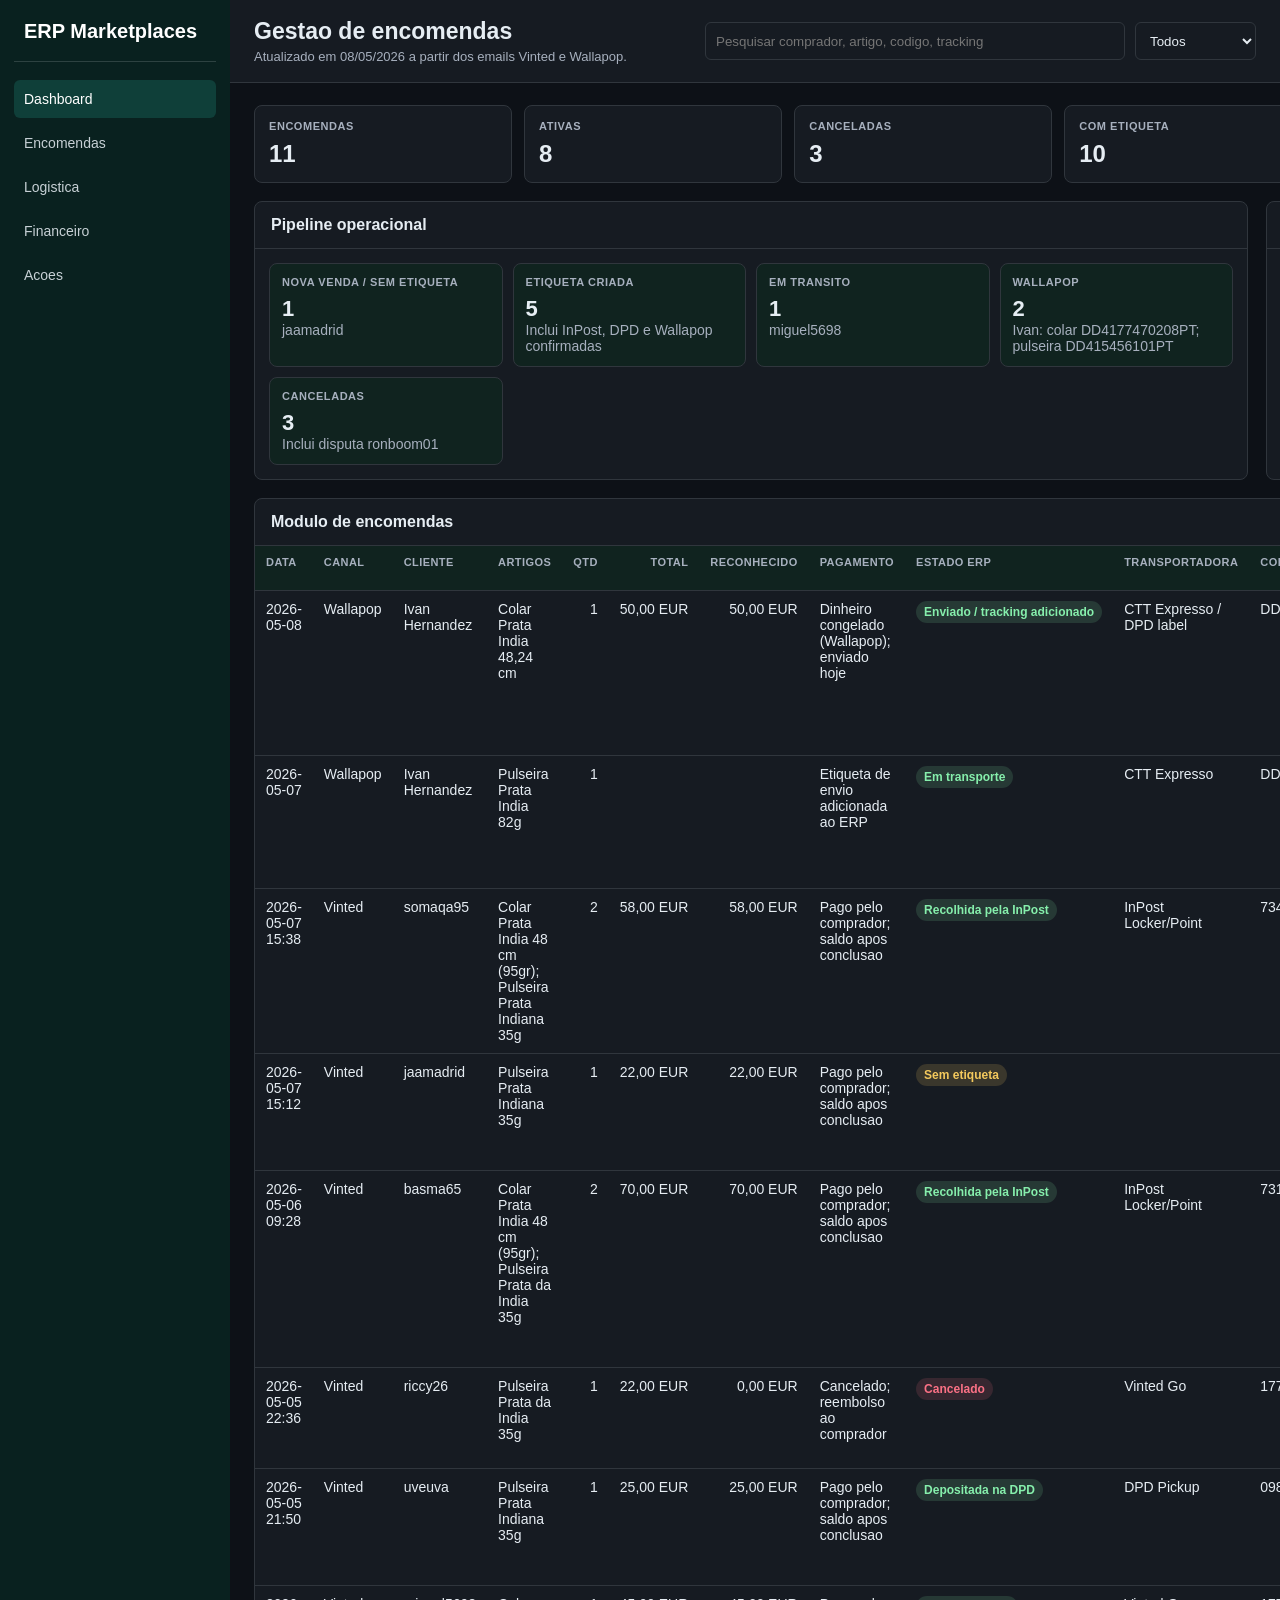
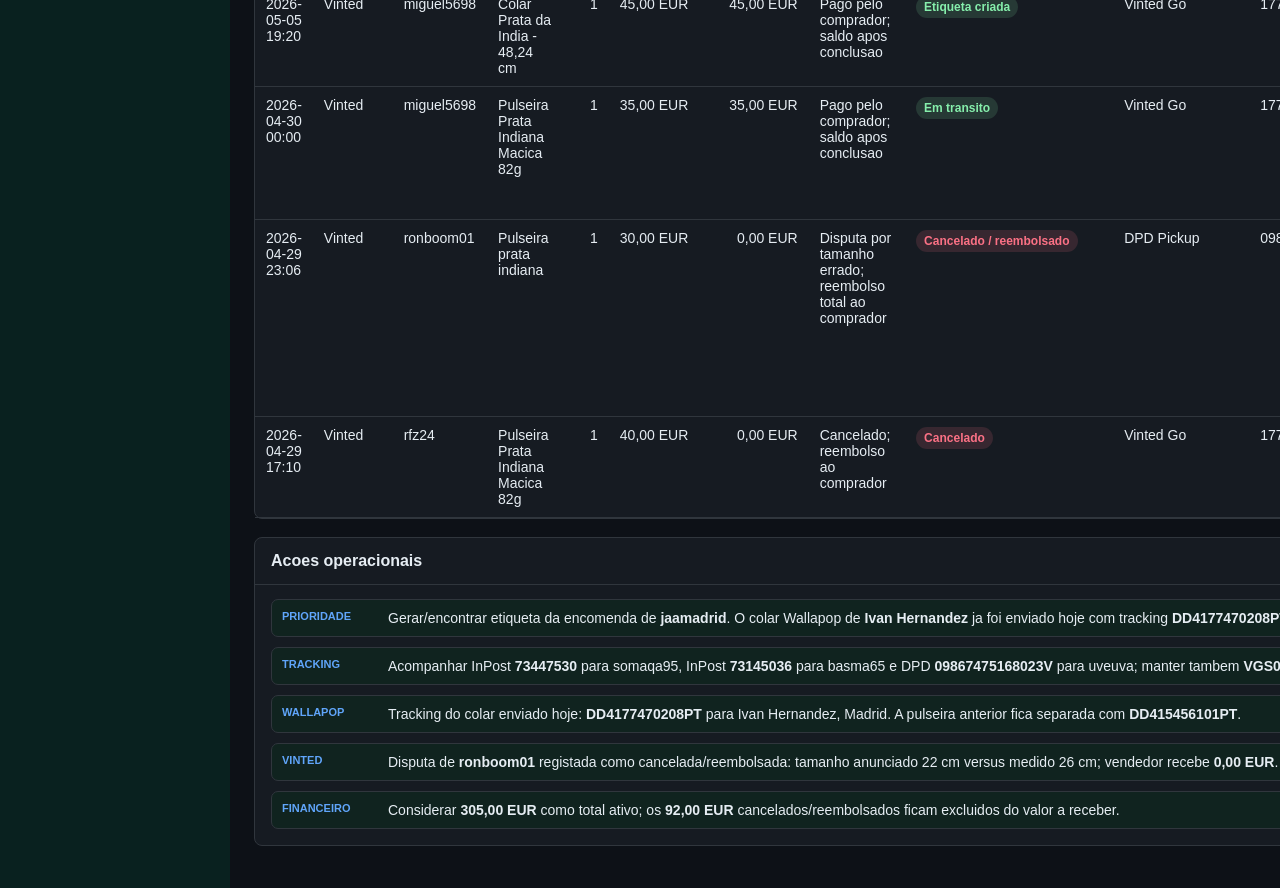
<file: vinted_erp_encomendas.html>
<!doctype html>
<html lang="pt">
<head>
  <meta charset="utf-8">
  <meta name="viewport" content="width=device-width, initial-scale=1">
  <title>ERP Vinted</title>
  <style>
    :root {
      color-scheme: dark;
      --bg: #0d1117;
      --nav: #09211f;
      --nav-2: #0f3f39;
      --ink: #e6edf3;
      --muted: #a7b0be;
      --line: #30363d;
      --panel: #161b22;
      --head: #10231f;
      --blue: #60a5fa;
      --green: #86efac;
      --amber: #f4c95d;
      --red: #fb7185;
    }

    * { box-sizing: border-box; }

    body {
      margin: 0;
      background: var(--bg);
      color: var(--ink);
      font-family: Arial, Helvetica, sans-serif;
      font-size: 14px;
    }

    .erp {
      display: grid;
      grid-template-columns: 230px minmax(0, 1fr);
      min-height: 100vh;
    }

    aside {
      background: var(--nav);
      color: #ffffff;
      padding: 20px 14px;
    }

    .brand {
      font-size: 20px;
      font-weight: 700;
      padding: 0 10px 18px;
      border-bottom: 1px solid rgba(230,237,243,.16);
    }

    nav {
      display: grid;
      gap: 6px;
      margin-top: 18px;
    }

    nav a {
      color: rgba(230,237,243,.86);
      text-decoration: none;
      padding: 11px 10px;
      border-radius: 6px;
      display: block;
    }

    nav a.active,
    nav a:hover {
      background: var(--nav-2);
      color: #ffffff;
    }

    .content {
      min-width: 0;
    }

    header {
      background: var(--panel);
      border-bottom: 1px solid var(--line);
      padding: 18px 24px;
      display: flex;
      justify-content: space-between;
      gap: 16px;
      align-items: center;
      flex-wrap: wrap;
    }

    h1 {
      margin: 0;
      font-size: 23px;
    }

    .updated {
      color: var(--muted);
      margin-top: 4px;
      font-size: 13px;
    }

    .toolbar {
      display: flex;
      gap: 10px;
      align-items: center;
      flex-wrap: wrap;
    }

    input,
    select {
      border: 1px solid var(--line);
      border-radius: 6px;
      background: var(--panel);
      color: var(--ink);
      min-height: 38px;
      padding: 9px 10px;
    }

    input { width: min(420px, 62vw); }

    main {
      padding: 22px 24px 42px;
      display: grid;
      gap: 18px;
    }

    .kpis {
      display: grid;
      grid-template-columns: repeat(6, minmax(140px, 1fr));
      gap: 12px;
    }

    .card,
    .panel {
      background: var(--panel);
      border: 1px solid var(--line);
      border-radius: 8px;
    }

    .card {
      padding: 14px;
    }

    .label {
      color: var(--muted);
      font-size: 11px;
      font-weight: 700;
      letter-spacing: .05em;
      text-transform: uppercase;
      margin-bottom: 8px;
    }

    .value {
      font-size: 24px;
      font-weight: 700;
      font-variant-numeric: tabular-nums;
    }

    .value.money { color: var(--green); }

    .grid-2 {
      display: grid;
      grid-template-columns: minmax(0, 1.25fr) minmax(300px, .75fr);
      gap: 18px;
    }

    .panel h2 {
      margin: 0;
      padding: 14px 16px;
      border-bottom: 1px solid var(--line);
      font-size: 16px;
    }

    .pipeline {
      display: grid;
      grid-template-columns: repeat(4, minmax(130px, 1fr));
      gap: 10px;
      padding: 14px;
    }

    .stage {
      background: var(--head);
      border: 1px solid var(--line);
      border-radius: 8px;
      padding: 12px;
      min-height: 88px;
    }

    .stage strong {
      display: block;
      font-size: 22px;
      margin-top: 8px;
    }

    .finance {
      padding: 8px 16px 16px;
    }

    .finance-row {
      display: flex;
      justify-content: space-between;
      gap: 12px;
      padding: 10px 0;
      border-bottom: 1px solid var(--line);
    }

    .finance-row:last-child { border-bottom: 0; }

    .finance-row span:last-child {
      font-weight: 700;
      font-variant-numeric: tabular-nums;
    }

    .table-wrap {
      overflow: auto;
    }

    table {
      width: 100%;
      min-width: 1420px;
      border-collapse: collapse;
    }

    th,
    td {
      padding: 10px 11px;
      border-bottom: 1px solid var(--line);
      text-align: left;
      vertical-align: top;
    }

    th {
      background: var(--head);
      color: var(--muted);
      font-size: 11px;
      text-transform: uppercase;
      letter-spacing: .04em;
      position: sticky;
      top: 0;
      z-index: 1;
    }

    tbody tr:hover { background: #0f1720; }

    .num {
      text-align: right;
      white-space: nowrap;
      font-variant-numeric: tabular-nums;
    }

    .tag {
      display: inline-block;
      border-radius: 999px;
      padding: 4px 8px;
      font-size: 12px;
      font-weight: 700;
      white-space: nowrap;
    }

    .tag.ok { background: rgba(134, 239, 172, 0.14); color: var(--green); }
    .tag.wait { background: rgba(244, 201, 93, 0.16); color: var(--amber); }
    .tag.stop { background: rgba(251, 113, 133, 0.14); color: var(--red); }

    .muted { color: var(--muted); }

    .actions {
      display: grid;
      gap: 10px;
      padding: 14px 16px 16px;
    }

    .action {
      display: grid;
      grid-template-columns: 96px 1fr;
      gap: 10px;
      align-items: start;
      padding: 10px;
      background: var(--head);
      border: 1px solid var(--line);
      border-radius: 7px;
    }

    .priority {
      font-size: 11px;
      font-weight: 700;
      text-transform: uppercase;
      color: var(--blue);
    }

    @media (max-width: 1050px) {
      .erp { grid-template-columns: 1fr; }
      aside { position: static; }
      nav { grid-template-columns: repeat(3, minmax(0, 1fr)); }
      .kpis { grid-template-columns: repeat(2, minmax(0, 1fr)); }
      .grid-2 { grid-template-columns: 1fr; }
      .pipeline { grid-template-columns: repeat(2, minmax(0, 1fr)); }
    }

    @media (max-width: 620px) {
      header, main { padding-left: 14px; padding-right: 14px; }
      nav { grid-template-columns: 1fr; }
      .kpis, .pipeline { grid-template-columns: 1fr; }
      input { width: 100%; }
    }
  </style>
</head>
<body>
  <div class="erp">
    <aside>
      <div class="brand">ERP Marketplaces</div>
      <nav aria-label="Modulos ERP">
        <a class="active" href="#dashboard">Dashboard</a>
        <a href="#orders">Encomendas</a>
        <a href="#logistics">Logistica</a>
        <a href="#finance">Financeiro</a>
        <a href="#actions">Acoes</a>
      </nav>
    </aside>

    <div class="content">
      <header id="dashboard">
        <div>
          <h1>Gestao de encomendas</h1>
          <div class="updated">Atualizado em 08/05/2026 a partir dos emails Vinted e Wallapop.</div>
        </div>
        <div class="toolbar">
          <input id="search" type="search" placeholder="Pesquisar comprador, artigo, codigo, tracking">
          <select id="statusFilter">
            <option value="">Todos</option>
            <option value="ativo">Ativas</option>
            <option value="cancelado">Canceladas</option>
            <option value="sem-etiqueta">Sem etiqueta</option>
          </select>
        </div>
      </header>

      <main>
        <section class="kpis" aria-label="Indicadores principais">
          <div class="card"><div class="label">Encomendas</div><div class="value">11</div></div>
          <div class="card"><div class="label">Ativas</div><div class="value">8</div></div>
          <div class="card"><div class="label">Canceladas</div><div class="value">3</div></div>
          <div class="card"><div class="label">Com etiqueta</div><div class="value">10</div></div>
          <div class="card"><div class="label">Com tracking</div><div class="value">6</div></div>
          <div class="card"><div class="label">Total ativo</div><div class="value money">305,00 EUR</div></div>
        </section>

        <section class="grid-2">
          <div class="panel" id="logistics">
            <h2>Pipeline operacional</h2>
            <div class="pipeline">
              <div class="stage"><div class="label">Nova venda / sem etiqueta</div><strong>1</strong><span class="muted">jaamadrid</span></div>
              <div class="stage"><div class="label">Etiqueta criada</div><strong>5</strong><span class="muted">Inclui InPost, DPD e Wallapop confirmadas</span></div>
              <div class="stage"><div class="label">Em transito</div><strong>1</strong><span class="muted">miguel5698</span></div>
              <div class="stage"><div class="label">Wallapop</div><strong>2</strong><span class="muted">Ivan: colar DD4177470208PT; pulseira DD415456101PT</span></div>
              <div class="stage"><div class="label">Canceladas</div><strong>3</strong><span class="muted">Inclui disputa ronboom01</span></div>
            </div>
          </div>

          <div class="panel" id="finance">
            <h2>Financeiro</h2>
            <div class="finance">
              <div class="finance-row"><span>Total ativo a receber</span><span>305,00 EUR</span></div>
              <div class="finance-row"><span>Total cancelado/reembolsado</span><span>92,00 EUR</span></div>
              <div class="finance-row"><span>Total bruto encontrado</span><span>397,00 EUR</span></div>
              <div class="finance-row"><span>Encomenda media ativa</span><span>38,13 EUR</span></div>
            </div>
          </div>
        </section>

        <section class="panel" id="orders">
          <h2>Modulo de encomendas</h2>
          <div class="table-wrap">
            <table id="ordersTable">
              <thead>
                <tr>
                  <th>Data</th>
                  <th>Canal</th>
                  <th>Cliente</th>
                  <th>Artigos</th>
                  <th class="num">Qtd</th>
                  <th class="num">Total</th>
                  <th class="num">Reconhecido</th>
                  <th>Pagamento</th>
                  <th>Estado ERP</th>
                  <th>Transportadora</th>
                  <th>Codigo</th>
                  <th>Tracking</th>
                  <th>ID pedido</th>
                  <th>Prazo / entrega</th>
                  <th>Observacoes</th>
                </tr>
              </thead>
              <tbody>
                <tr data-state="ativo"><td>2026-05-08</td><td>Wallapop</td><td>Ivan Hernandez</td><td>Colar Prata India 48,24 cm</td><td class="num">1</td><td class="num">50,00 EUR</td><td class="num">50,00 EUR</td><td>Dinheiro congelado (Wallapop); enviado hoje</td><td><span class="tag ok">Enviado / tracking adicionado</span></td><td>CTT Expresso / DPD label</td><td>DD4177470208PT</td><td>DD4177470208PT</td><td></td><td>Destino: Avenida De La Gavia 967-B, 28051 Madrid, Espanha</td><td>Etiqueta de 08/05/2026; rota impressa: Para Alemanha 19E 1/1; conteudo: objetos, permanente.</td></tr>
                <tr data-state="ativo"><td>2026-05-07</td><td>Wallapop</td><td>Ivan Hernandez</td><td>Pulseira Prata India 82g</td><td class="num">1</td><td class="num"></td><td class="num"></td><td>Etiqueta de envio adicionada ao ERP</td><td><span class="tag ok">Em transporte</span></td><td>CTT Expresso</td><td>DD415456101PT</td><td>DD415456101PT</td><td></td><td>Destino: Madrid, Espanha</td><td>Tracking anterior da encomenda da pulseira; separado da etiqueta do colar.</td></tr>
                <tr data-state="ativo"><td>2026-05-07 15:38</td><td>Vinted</td><td>somaqa95</td><td>Colar Prata India 48 cm (95gr); Pulseira Prata Indiana 35g</td><td class="num">2</td><td class="num">58,00 EUR</td><td class="num">58,00 EUR</td><td>Pago pelo comprador; saldo apos conclusao</td><td><span class="tag ok">Recolhida pela InPost</span></td><td>InPost Locker/Point</td><td>73447530</td><td>InPost 73447530</td><td>19663432283</td><td>Recolhida em 2026-05-07 16:03; enviar ate 2026-05-14 15:37</td><td>Email InPost confirma recolha no Ponto Pack | Locker CANTINHO DA ARTESA.</td></tr>
                <tr data-state="ativo sem-etiqueta"><td>2026-05-07 15:12</td><td>Vinted</td><td>jaamadrid</td><td>Pulseira Prata Indiana 35g</td><td class="num">1</td><td class="num">22,00 EUR</td><td class="num">22,00 EUR</td><td>Pago pelo comprador; saldo apos conclusao</td><td><span class="tag wait">Sem etiqueta</span></td><td></td><td></td><td></td><td></td><td>Prazo de 5 dias no email de venda</td><td>Email de atualizacao indica reservado para jaamadrid.</td></tr>
                <tr data-state="ativo"><td>2026-05-06 09:28</td><td>Vinted</td><td>basma65</td><td>Colar Prata India 48 cm (95gr); Pulseira Prata da India 35g</td><td class="num">2</td><td class="num">70,00 EUR</td><td class="num">70,00 EUR</td><td>Pago pelo comprador; saldo apos conclusao</td><td><span class="tag ok">Recolhida pela InPost</span></td><td>InPost Locker/Point</td><td>73145036</td><td>InPost 73145036; VGS0000902441796</td><td>19637452760</td><td>Recolhida em 2026-05-07 16:05; enviar ate 2026-05-13 09:28</td><td>Email InPost confirma recolha no Ponto Pack | Locker CANTINHO DA ARTESA. Tracking Vinted Go tambem disponivel.</td></tr>
                <tr data-state="cancelado"><td>2026-05-05 22:36</td><td>Vinted</td><td>riccy26</td><td>Pulseira Prata da India 35g</td><td class="num">1</td><td class="num">22,00 EUR</td><td class="num">0,00 EUR</td><td>Cancelado; reembolso ao comprador</td><td><span class="tag stop">Cancelado</span></td><td>Vinted Go</td><td>1778017024008023</td><td></td><td>19632428995</td><td>2026-05-13 09:00</td><td>Cancelamento associado ao mesmo link de conversa da venda.</td></tr>
                <tr data-state="ativo"><td>2026-05-05 21:50</td><td>Vinted</td><td>uveuva</td><td>Pulseira Prata Indiana 35g</td><td class="num">1</td><td class="num">25,00 EUR</td><td class="num">25,00 EUR</td><td>Pago pelo comprador; saldo apos conclusao</td><td><span class="tag ok">Depositada na DPD</span></td><td>DPD Pickup</td><td>09867475168023V</td><td>DPD 09867475168023V</td><td>19631810046</td><td>Depositada em 2026-05-07 15:49</td><td>Email DPD confirma deposito na PAPELARIA MARIANA, Almada.</td></tr>
                <tr data-state="ativo"><td>2026-05-05 19:20</td><td>Vinted</td><td>miguel5698</td><td>Colar Prata da India - 48,24 cm</td><td class="num">1</td><td class="num">45,00 EUR</td><td class="num">45,00 EUR</td><td>Pago pelo comprador; saldo apos conclusao</td><td><span class="tag ok">Etiqueta criada</span></td><td>Vinted Go</td><td>1778005935238136</td><td></td><td>19628027862</td><td>Enviar ate 2026-05-12 19:20</td><td></td></tr>
                <tr data-state="ativo"><td>2026-04-30 00:00</td><td>Vinted</td><td>miguel5698</td><td>Pulseira Prata Indiana Macica 82g</td><td class="num">1</td><td class="num">35,00 EUR</td><td class="num">35,00 EUR</td><td>Pago pelo comprador; saldo apos conclusao</td><td><span class="tag ok">Em transito</span></td><td>Vinted Go</td><td>1777638067892295</td><td>VGS0000902441781</td><td>19513937043</td><td>Entrega 2026-05-14 a 2026-05-18</td><td>Email Vinted Go mostra detalhe 50,00 EUR; valor de venda no email foi 35,00 EUR.</td></tr>
                <tr data-state="cancelado"><td>2026-04-29 23:06</td><td>Vinted</td><td>ronboom01</td><td>Pulseira prata indiana</td><td class="num">1</td><td class="num">30,00 EUR</td><td class="num">0,00 EUR</td><td>Disputa por tamanho errado; reembolso total ao comprador</td><td><span class="tag stop">Cancelado / reembolsado</span></td><td>DPD Pickup</td><td>09866096841879J</td><td></td><td>19493964822</td><td>Resolucao em 2026-05-08: pedido 30,00 EUR; reembolso -30,00 EUR; receberas 0,00 EUR</td><td>Comprador afirma que foi indicado 22 cm, mas a pulseira mede 26 cm e fica demasiado grande.</td></tr>
                <tr data-state="cancelado"><td>2026-04-29 17:10</td><td>Vinted</td><td>rfz24</td><td>Pulseira Prata Indiana Macica 82g</td><td class="num">1</td><td class="num">40,00 EUR</td><td class="num">0,00 EUR</td><td>Cancelado; reembolso ao comprador</td><td><span class="tag stop">Cancelado</span></td><td>Vinted Go</td><td>1777479159587364</td><td></td><td>19494006830</td><td>2026-05-06 17:09</td><td>Cancelamento associado ao mesmo link de conversa da venda.</td></tr>
              </tbody>
            </table>
          </div>
        </section>

        <section class="panel" id="actions">
          <h2>Acoes operacionais</h2>
          <div class="actions">
            <div class="action"><div class="priority">Prioridade</div><div>Gerar/encontrar etiqueta da encomenda de <strong>jaamadrid</strong>. O colar Wallapop de <strong>Ivan Hernandez</strong> ja foi enviado hoje com tracking <strong>DD4177470208PT</strong>.</div></div>
            <div class="action"><div class="priority">Tracking</div><div>Acompanhar InPost <strong>73447530</strong> para somaqa95, InPost <strong>73145036</strong> para basma65 e DPD <strong>09867475168023V</strong> para uveuva; manter tambem <strong>VGS0000902441796</strong> e <strong>VGS0000902441781</strong> no Vinted Go.</div></div>
            <div class="action"><div class="priority">Wallapop</div><div>Tracking do colar enviado hoje: <strong>DD4177470208PT</strong> para Ivan Hernandez, Madrid. A pulseira anterior fica separada com <strong>DD415456101PT</strong>.</div></div>
            <div class="action"><div class="priority">Vinted</div><div>Disputa de <strong>ronboom01</strong> registada como cancelada/reembolsada: tamanho anunciado 22 cm versus medido 26 cm; vendedor recebe <strong>0,00 EUR</strong>.</div></div>
            <div class="action"><div class="priority">Financeiro</div><div>Considerar <strong>305,00 EUR</strong> como total ativo; os <strong>92,00 EUR</strong> cancelados/reembolsados ficam excluidos do valor a receber.</div></div>
          </div>
        </section>
      </main>
    </div>
  </div>

  <script>
    const search = document.getElementById("search");
    const filter = document.getElementById("statusFilter");
    const rows = Array.from(document.querySelectorAll("#ordersTable tbody tr"));

    function applyFilters() {
      const term = search.value.trim().toLowerCase();
      const state = filter.value;
      rows.forEach((row) => {
        const textMatch = !term || row.textContent.toLowerCase().includes(term);
        const stateMatch = !state || row.dataset.state.split(" ").includes(state);
        row.hidden = !(textMatch && stateMatch);
      });
    }

    search.addEventListener("input", applyFilters);
    filter.addEventListener("change", applyFilters);
  </script>
</body>
</html>
</file>
<file: vinted-crm/style.css>
:root {
  color-scheme: dark;
  --bg: #0c0f14;
  --surface: #121821;
  --surface-2: #18212d;
  --line: rgba(255,255,255,.09);
  --text: #eef3f8;
  --muted: #94a3b8;
  --soft: #cbd5e1;
  --accent: #67e8c9;
  --accent-2: #f4c95d;
  --danger: #fb7185;
  --ok: #86efac;
  --shadow: 0 22px 70px rgba(0,0,0,.35);
  --radius: 8px;
}

body.light {
  color-scheme: light;
  --bg: #f5f7fb;
  --surface: #ffffff;
  --surface-2: #eef3f8;
  --line: rgba(15,23,42,.1);
  --text: #0f172a;
  --muted: #64748b;
  --soft: #334155;
  --shadow: 0 18px 50px rgba(15,23,42,.12);
}

* { box-sizing: border-box; }
html { scroll-behavior: smooth; }
body {
  margin: 0;
  min-height: 100vh;
  background:
    radial-gradient(circle at 18% 8%, rgba(103,232,201,.12), transparent 28%),
    linear-gradient(135deg, #0c0f14 0%, #111827 45%, #15161b 100%);
  color: var(--text);
  font-family: Inter, ui-sans-serif, system-ui, -apple-system, BlinkMacSystemFont, "Segoe UI", sans-serif;
}
body.light { background: linear-gradient(135deg, #f8fafc, #eef2f7); }
button, input, select, textarea { font: inherit; }
button { cursor: pointer; }

.app-shell { display: grid; grid-template-columns: 280px 1fr; min-height: 100vh; }
.sidebar {
  position: sticky;
  top: 0;
  height: 100vh;
  padding: 24px;
  border-right: 1px solid var(--line);
  background: rgba(12,15,20,.78);
  backdrop-filter: blur(18px);
  display: flex;
  flex-direction: column;
  gap: 26px;
}
body.light .sidebar { background: rgba(255,255,255,.82); }
.brand { display: flex; align-items: center; gap: 12px; }
.brand-mark {
  width: 42px; height: 42px; display: grid; place-items: center;
  border-radius: var(--radius);
  background: linear-gradient(135deg, var(--accent), var(--accent-2));
  color: #111827; font-weight: 900;
}
.brand strong, .brand span { display: block; }
.brand span { color: var(--muted); font-size: 12px; margin-top: 3px; }
.nav { display: grid; gap: 8px; }
.nav-item, .ghost-btn {
  width: 100%;
  border: 1px solid transparent;
  color: var(--soft);
  background: transparent;
  padding: 12px 13px;
  border-radius: var(--radius);
  text-align: left;
  display: flex;
  gap: 10px;
  align-items: center;
  transition: .18s ease;
}
.nav-item:hover, .nav-item.active, .ghost-btn:hover {
  background: var(--surface-2);
  color: var(--text);
  border-color: var(--line);
}
.sidebar-footer { margin-top: auto; display: grid; gap: 8px; }

main { min-width: 0; padding: 28px; }
.topbar {
  display: flex;
  justify-content: space-between;
  gap: 20px;
  align-items: center;
  margin-bottom: 26px;
}
.eyebrow { color: var(--accent); text-transform: uppercase; letter-spacing: .08em; font-size: 12px; margin: 0 0 6px; }
h1, h2, h3, p { margin-top: 0; }
h1 { font-size: clamp(30px, 5vw, 48px); margin-bottom: 0; letter-spacing: 0; }
h2 { font-size: 16px; margin: 0; }
h3 { font-size: 15px; margin-bottom: 8px; }
.top-actions { display: flex; align-items: center; gap: 10px; }
.search-box {
  min-width: min(430px, 44vw);
  display: flex;
  gap: 8px;
  align-items: center;
  padding: 10px 12px;
  border: 1px solid var(--line);
  background: var(--surface);
  border-radius: var(--radius);
}
.search-box input { width: 100%; border: 0; outline: 0; color: var(--text); background: transparent; }

.view { display: none; }
.view.active { display: block; animation: rise .22s ease; }
@keyframes rise { from { opacity: 0; transform: translateY(8px); } to { opacity: 1; transform: none; } }

.panel, .metric-card, .listing-card, .result-card {
  background: color-mix(in srgb, var(--surface) 92%, transparent);
  border: 1px solid var(--line);
  border-radius: var(--radius);
  box-shadow: var(--shadow);
}
.panel { padding: 18px; }
.panel-head { display: flex; justify-content: space-between; gap: 12px; align-items: center; margin-bottom: 16px; }
.metric-grid { display: grid; grid-template-columns: repeat(6, minmax(0, 1fr)); gap: 14px; margin-bottom: 18px; }
.metric-card { padding: 16px; min-height: 112px; transition: .18s ease; }
.metric-card:hover, .listing-card:hover, .result-card:hover { transform: translateY(-2px); border-color: rgba(103,232,201,.38); }
.metric-card span { color: var(--muted); font-size: 12px; }
.metric-card strong { display: block; font-size: 26px; margin-top: 8px; }
.metric-card em { display: block; color: var(--accent); font-style: normal; font-size: 12px; margin-top: 8px; }
.dashboard-grid, .workspace-grid { display: grid; grid-template-columns: 1.4fr .8fr; gap: 18px; align-items: start; }
.dashboard-grid .wide { grid-column: span 1; }
.stack { display: grid; gap: 18px; }

.form-grid { display: grid; grid-template-columns: repeat(2, minmax(0, 1fr)); gap: 14px; }
label { color: var(--muted); font-size: 12px; display: grid; gap: 7px; }
label.full, .form-grid label:first-child { grid-column: 1 / -1; }
input, select, textarea {
  width: 100%;
  color: var(--text);
  background: var(--surface-2);
  border: 1px solid var(--line);
  border-radius: var(--radius);
  padding: 11px 12px;
  outline: 0;
}
textarea { resize: vertical; }
input:focus, select:focus, textarea:focus { border-color: var(--accent); box-shadow: 0 0 0 3px rgba(103,232,201,.12); }
.form-actions, .inline-actions, .card-actions { display: flex; flex-wrap: wrap; gap: 9px; margin-top: 16px; }
.primary-btn, .secondary-btn, .small-btn, .icon-btn {
  border: 1px solid var(--line);
  border-radius: var(--radius);
  color: var(--text);
  background: var(--surface-2);
  padding: 10px 12px;
  transition: .18s ease;
}
.primary-btn { color: #111827; background: linear-gradient(135deg, var(--accent), var(--accent-2)); border: 0; font-weight: 800; }
.secondary-btn:hover, .small-btn:hover, .icon-btn:hover { border-color: var(--accent); color: var(--accent); }
.icon-btn { width: 42px; height: 42px; display: grid; place-items: center; }
.small-btn { padding: 8px 10px; font-size: 12px; }

.results-panel { margin-top: 18px; }
.results-grid, .listing-grid, .library-grid, .insight-grid { display: grid; grid-template-columns: repeat(auto-fit, minmax(240px, 1fr)); gap: 14px; }
.result-card, .listing-card { padding: 15px; }
.result-card p, .listing-card p { color: var(--soft); line-height: 1.5; margin-bottom: 12px; }
.tag-row { display: flex; flex-wrap: wrap; gap: 7px; margin: 10px 0; }
.tag {
  display: inline-flex; align-items: center; gap: 5px;
  border: 1px solid var(--line);
  background: var(--surface-2);
  color: var(--soft);
  border-radius: 999px;
  padding: 5px 8px;
  font-size: 12px;
}
.tag.ok { color: var(--ok); }
.tag.warn { color: var(--accent-2); }
.tag.danger { color: var(--danger); }
.safety-box, .intent-box { color: var(--soft); line-height: 1.55; }
.photo-grid { display: grid; grid-template-columns: repeat(3, 1fr); gap: 8px; }
.photo-tile { position: relative; aspect-ratio: 1; border-radius: var(--radius); overflow: hidden; border: 1px solid var(--line); background: var(--surface-2); }
.photo-tile img { width: 100%; height: 100%; object-fit: cover; }
.photo-tile button { position: absolute; left: 6px; right: 6px; bottom: 6px; padding: 6px; font-size: 11px; border: 0; border-radius: 6px; color: #111827; background: var(--accent); }
.photo-tile.main { outline: 2px solid var(--accent); }
.photo-move {
  position: absolute;
  top: 6px;
  right: 6px;
  display: flex;
  gap: 5px;
}
.photo-move button {
  position: static;
  width: 28px;
  height: 28px;
  padding: 0;
  color: var(--text);
  background: rgba(12,15,20,.72);
  border: 1px solid rgba(255,255,255,.18);
}
.photo-strategy { color: var(--soft); padding-left: 20px; line-height: 1.7; }
.rank-list, .activity-list { display: grid; gap: 10px; }
.rank-item, .activity-item, .library-item {
  padding: 12px;
  border: 1px solid var(--line);
  border-radius: var(--radius);
  background: var(--surface-2);
}
.rank-item div { height: 7px; border-radius: 99px; background: rgba(103,232,201,.17); margin-top: 8px; overflow: hidden; }
.rank-item div span { display: block; height: 100%; background: var(--accent); border-radius: inherit; }
.activity-item { color: var(--soft); font-size: 13px; }
.table-wrap { overflow-x: auto; }
table { width: 100%; border-collapse: collapse; min-width: 760px; }
th, td { padding: 12px; border-bottom: 1px solid var(--line); text-align: left; vertical-align: top; }
th { color: var(--muted); font-size: 12px; }
td { color: var(--soft); }
.toast {
  position: fixed;
  right: 18px;
  bottom: 18px;
  opacity: 0;
  transform: translateY(10px);
  pointer-events: none;
  background: var(--text);
  color: var(--bg);
  padding: 12px 14px;
  border-radius: var(--radius);
  transition: .2s ease;
  z-index: 20;
}
.toast.show { opacity: 1; transform: none; }

@media (max-width: 1100px) {
  .app-shell { grid-template-columns: 1fr; }
  .sidebar {
    position: static;
    height: auto;
    padding: 14px;
    flex-direction: row;
    align-items: center;
    overflow-x: auto;
  }
  .nav { display: flex; }
  .nav-item, .ghost-btn { white-space: nowrap; }
  .sidebar-footer { margin: 0 0 0 auto; display: flex; }
  .metric-grid { grid-template-columns: repeat(3, 1fr); }
}
@media (max-width: 760px) {
  main { padding: 16px; }
  .topbar, .top-actions { align-items: stretch; flex-direction: column; }
  .search-box { min-width: 100%; }
  .dashboard-grid, .workspace-grid, .form-grid { grid-template-columns: 1fr; }
  .metric-grid { grid-template-columns: repeat(2, 1fr); }
  .panel-head { align-items: flex-start; flex-direction: column; }
  .photo-grid { grid-template-columns: repeat(2, 1fr); }
}
@media (max-width: 430px) {
  .metric-grid { grid-template-columns: 1fr; }
  .sidebar { display: block; }
  .brand { margin-bottom: 12px; }
  .nav { overflow-x: auto; padding-bottom: 8px; }
  .sidebar-footer { margin-top: 10px; }
}
</file>
